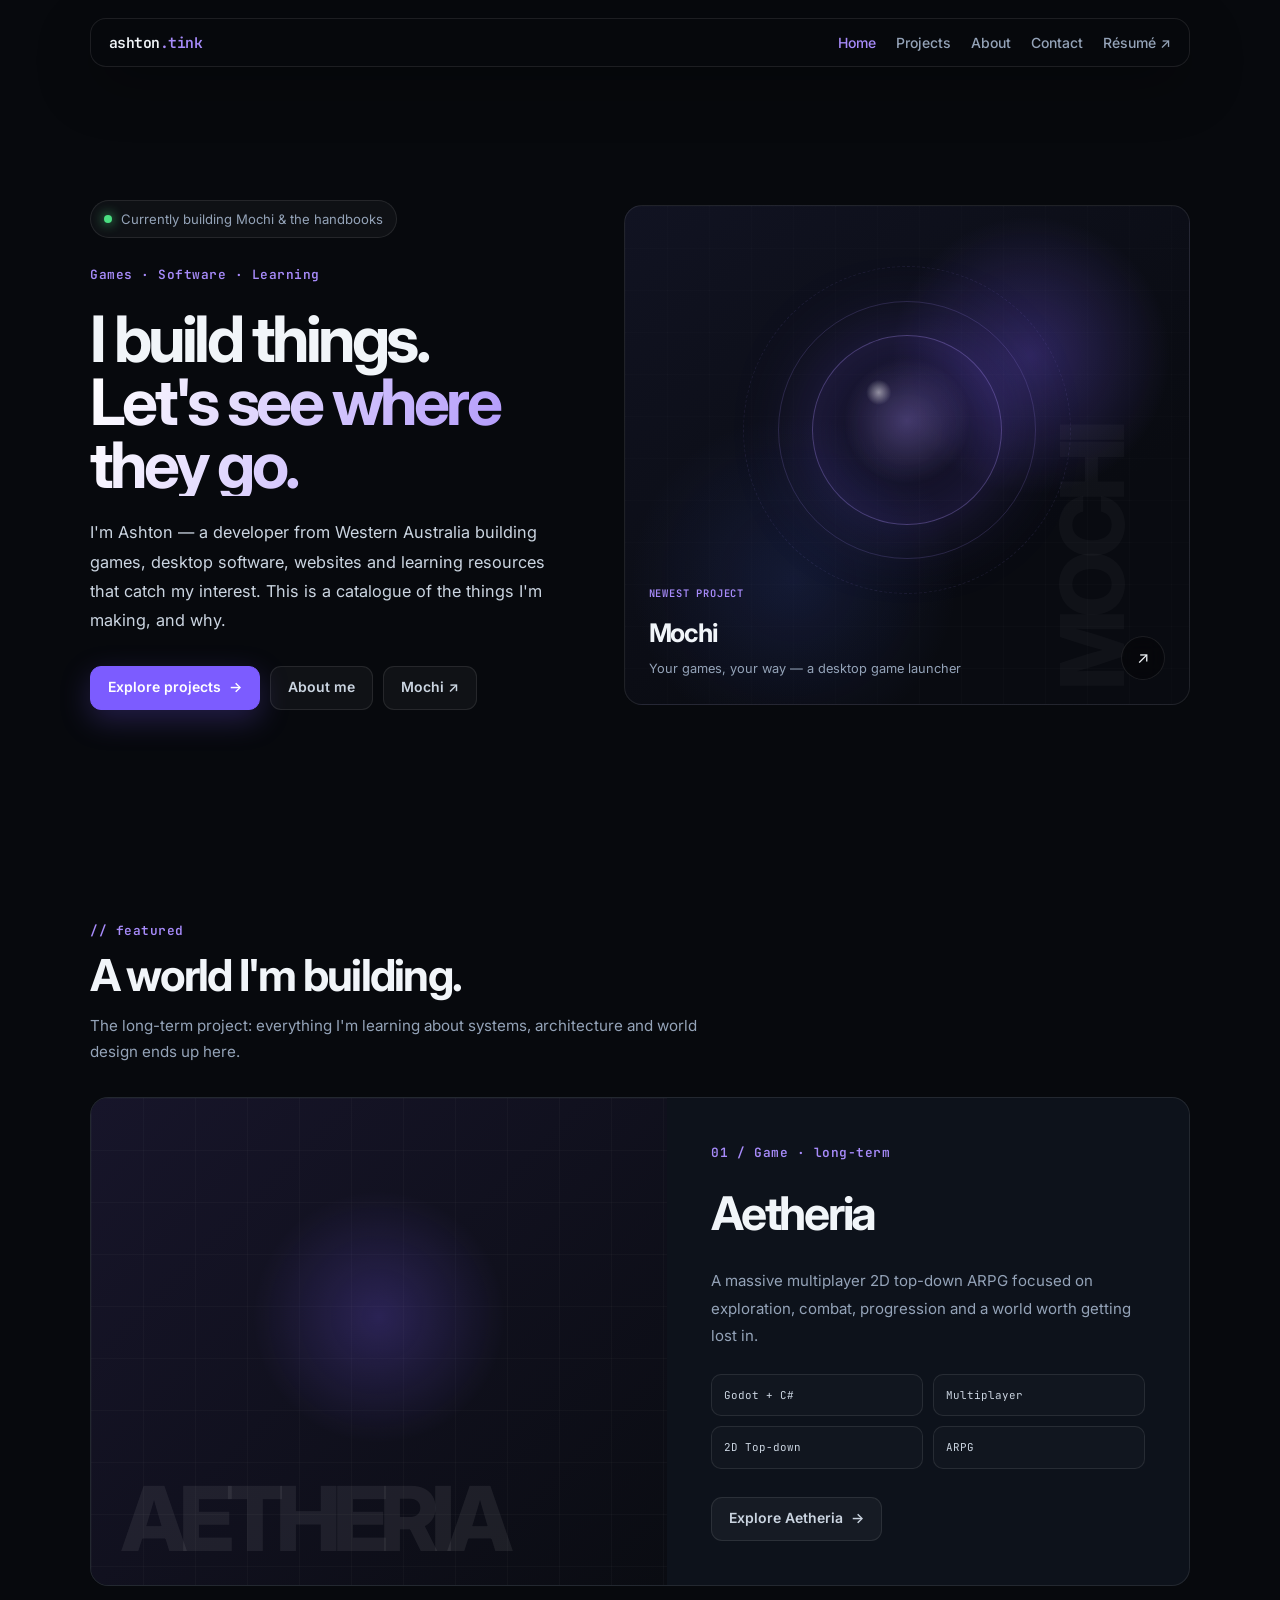
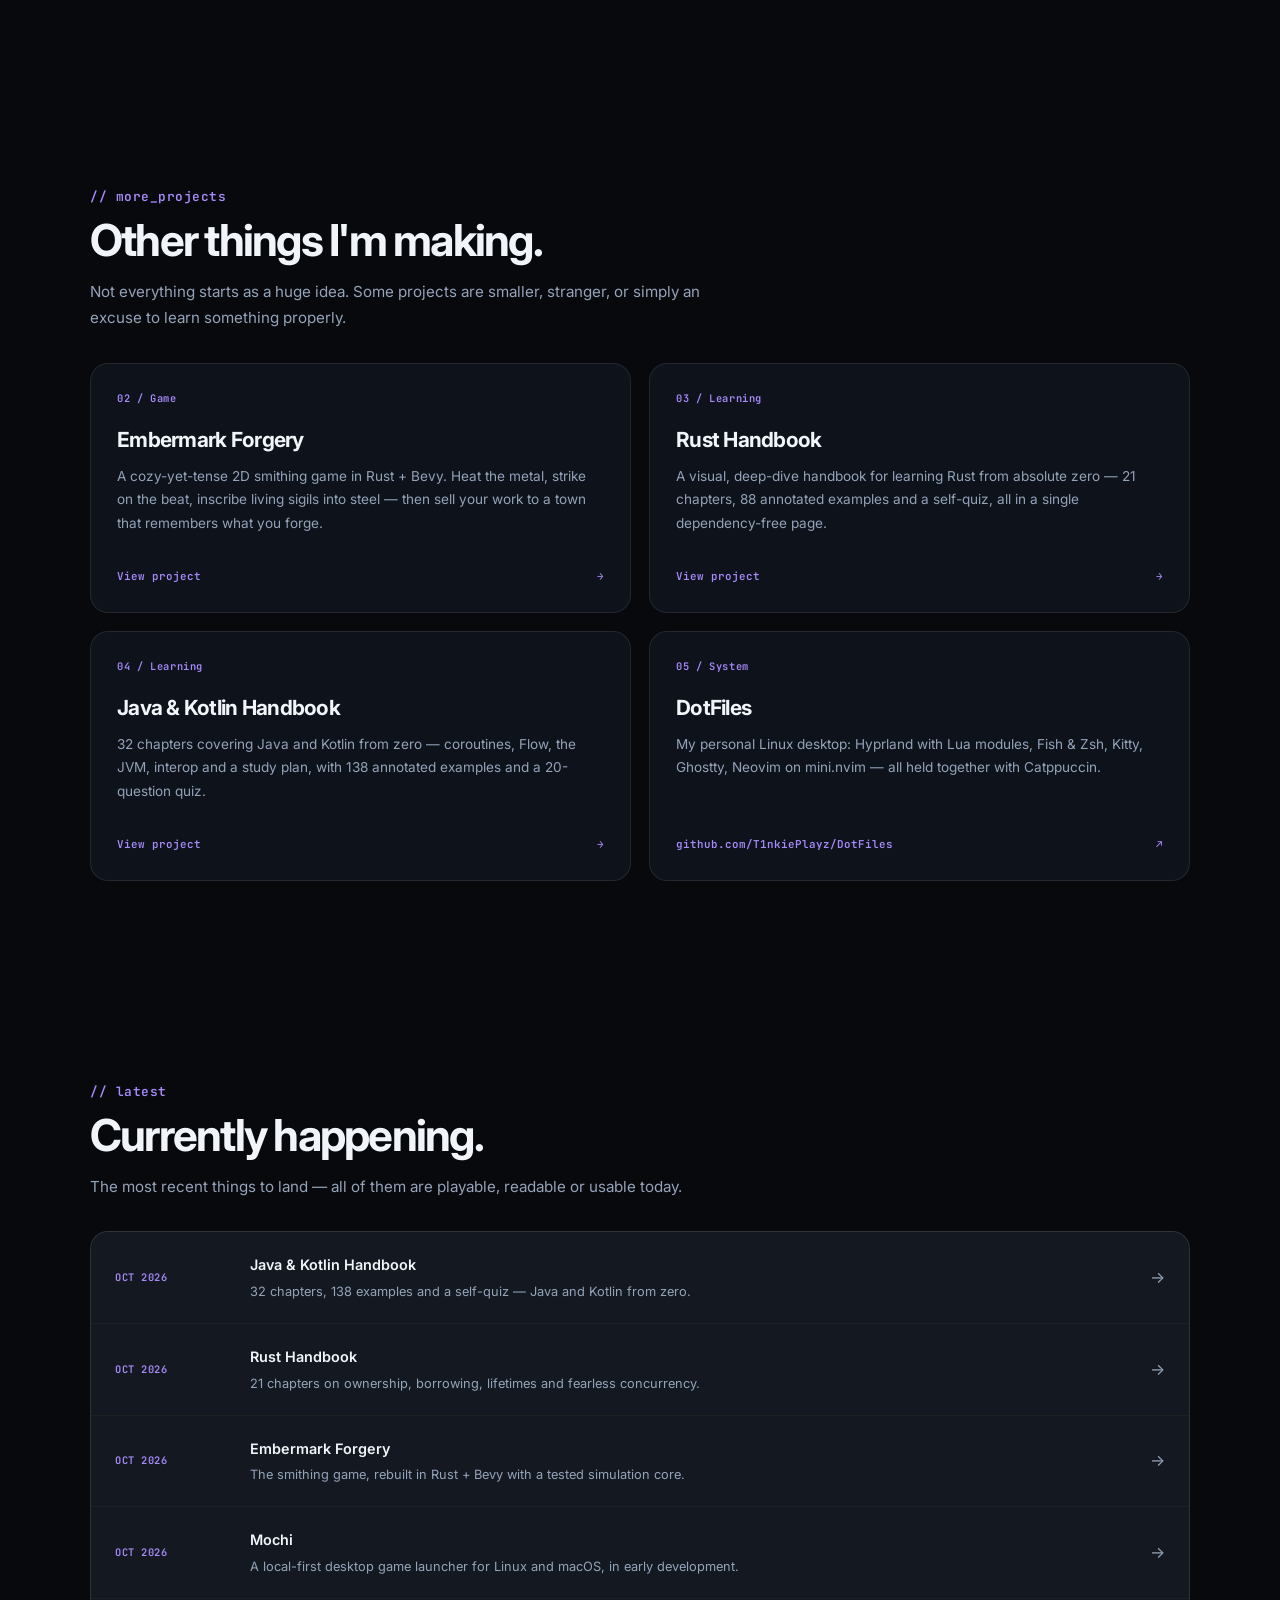
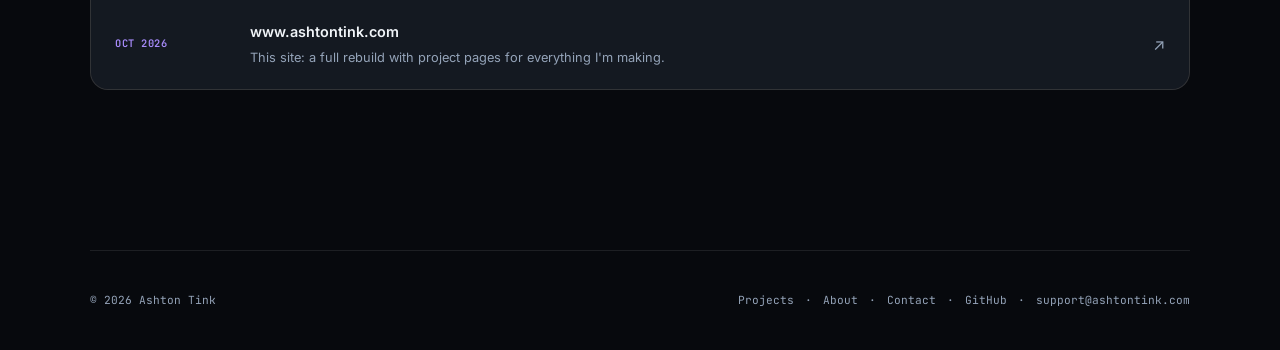
<file: index.html>
<!DOCTYPE html>
<html lang="en">
<head>
    <meta charset="UTF-8">
    <meta name="viewport" content="width=device-width, initial-scale=1">

    <title>Ashton Tink — Games, Software &amp; Projects</title>
    <meta
        name="description"
        content="Games, software and learning projects built by Ashton Tink — Aetheria, Mochi, Embermark Forgery, the Rust and Java handbooks and more."
    >

    <link rel="canonical" href="https://www.ashtontink.com/">

    <meta name="color-scheme" content="dark">
    <meta name="theme-color" content="#07090d">

    <meta property="og:type" content="website">
    <meta property="og:site_name" content="Ashton Tink">
    <meta property="og:title" content="Ashton Tink — Games, Software &amp; Projects">
    <meta
        property="og:description"
        content="Games, software and learning projects built by Ashton Tink — Aetheria, Mochi, Embermark Forgery, the Rust and Java handbooks and more."
    >
    <meta property="og:url" content="https://www.ashtontink.com/">
    <meta name="twitter:card" content="summary">

    <link rel="icon" href="/favicon.svg" type="image/svg+xml">

    <link rel="preconnect" href="https://fonts.googleapis.com">
    <link rel="preconnect" href="https://fonts.gstatic.com" crossorigin>
    <link
        href="https://fonts.googleapis.com/css2?family=Inter:wght@400;500;600;700;800&family=JetBrains+Mono:wght@400;500;600&display=swap"
        rel="stylesheet"
    >

    <link rel="stylesheet" href="/css/style.css">

    <script type="application/ld+json">
        {
            "@context": "https://schema.org",
            "@type": "Person",
            "name": "Ashton Tink",
            "url": "https://www.ashtontink.com/",
            "jobTitle": "Student & Game Developer",
            "email": "mailto:support@ashtontink.com",
            "sameAs": [
                "https://github.com/T1nkiePlayz",
                "https://me.ashtontink.com/"
            ],
            "address": {
                "@type": "PostalAddress",
                "addressRegion": "Western Australia",
                "addressCountry": "AU"
            }
        }
    </script>
</head>

<body>

<a class="skip-link" href="#main">Skip to content</a>

<nav class="navbar">
    <a class="logo" href="/">ashton<span>.tink</span></a>

    <div class="nav-links">
        <a class="nav-home active" href="/">Home</a>
        <a href="/projects/">Projects</a>
        <a href="/about/">About</a>
        <a href="/contact/">Contact</a>
        <a class="nav-resume" href="https://me.ashtontink.com/" target="_blank" rel="noopener">Résumé&nbsp;↗</a>
    </div>
</nav>

<main id="main">

    <!-- HERO -->

    <section class="container hero">

        <div class="hero-copy">

            <div class="status">
                <span class="status-dot"></span>
                Currently building Mochi &amp; the handbooks
            </div>

            <span class="eyebrow">Games · Software · Learning</span>

            <h1>
                I build things.
                <span>Let's see where they go.</span>
            </h1>

            <p class="hero-text">
                I'm Ashton — a developer from Western Australia building
                games, desktop software, websites and learning resources
                that catch my interest. This is a catalogue of the things
                I'm making, and why.
            </p>

            <div class="button-row">
                <a class="button primary" href="/projects/">
                    Explore projects
                    <span class="arrow">→</span>
                </a>

                <a class="button" href="/about/">About me</a>

                <a
                    class="button"
                    href="https://mochi.ashtontink.com/"
                    target="_blank"
                    rel="noopener"
                >
                    Mochi ↗
                </a>
            </div>

        </div>


        <!-- HERO FEATURE -->

        <div class="hero-visual">

            <a class="card hero-project" href="/projects/mochi/">

                <div class="hero-art">
                    <div class="hero-orb"></div>
                </div>

                <div class="hero-project-info">

                    <div>
                        <small>Newest project</small>
                        <h2>Mochi</h2>
                        <p>Your games, your way — a desktop game launcher</p>
                    </div>

                    <div class="hero-project-arrow" aria-hidden="true">↗</div>

                </div>

            </a>

        </div>

    </section>


    <!-- FEATURED -->

    <section class="container section">

        <div class="section-heading">
            <div class="section-label">// featured</div>
            <h2 class="section-title">A world I'm building.</h2>
            <p>
                The long-term project: everything I'm learning about
                systems, architecture and world design ends up here.
            </p>
        </div>


        <a class="card featured" href="/projects/aetheria/">

            <div class="featured-art">
                <div class="featured-art-label">AETHERIA</div>
            </div>

            <div class="featured-copy">

                <div class="eyebrow">01 / Game · long-term</div>

                <h3>Aetheria</h3>

                <p>
                    A massive multiplayer 2D top-down ARPG focused on
                    exploration, combat, progression and a world worth
                    getting lost in.
                </p>

                <ul class="feature-list">
                    <li>Godot + C#</li>
                    <li>Multiplayer</li>
                    <li>2D Top-down</li>
                    <li>ARPG</li>
                </ul>

                <span class="button">
                    Explore Aetheria
                    <span class="arrow">→</span>
                </span>

            </div>

        </a>

    </section>


    <!-- OTHER PROJECTS -->

    <section class="container section">

        <div class="section-heading">
            <div class="section-label">// more_projects</div>
            <h2 class="section-title">Other things I'm making.</h2>
            <p>
                Not everything starts as a huge idea. Some projects are
                smaller, stranger, or simply an excuse to learn something
                properly.
            </p>
        </div>


        <div class="small-projects">

            <a class="card small-project" href="/projects/embermark-forgery/">
                <div>
                    <div class="small-project-number">02 / Game</div>
                    <h3>Embermark Forgery</h3>
                    <p>
                        A cozy-yet-tense 2D smithing game in Rust + Bevy.
                        Heat the metal, strike on the beat, inscribe living
                        sigils into steel — then sell your work to a town
                        that remembers what you forge.
                    </p>
                </div>
                <div class="small-project-link">
                    View project
                    <span class="arrow">→</span>
                </div>
            </a>


            <a class="card small-project" href="/projects/rust-handbook/">
                <div>
                    <div class="small-project-number">03 / Learning</div>
                    <h3>Rust Handbook</h3>
                    <p>
                        A visual, deep-dive handbook for learning Rust from
                        absolute zero — 21 chapters, 88 annotated examples
                        and a self-quiz, all in a single dependency-free page.
                    </p>
                </div>
                <div class="small-project-link">
                    View project
                    <span class="arrow">→</span>
                </div>
            </a>


            <a class="card small-project" href="/projects/java-handbook/">
                <div>
                    <div class="small-project-number">04 / Learning</div>
                    <h3>Java &amp; Kotlin Handbook</h3>
                    <p>
                        32 chapters covering Java and Kotlin from zero —
                        coroutines, Flow, the JVM, interop and a study plan,
                        with 138 annotated examples and a 20-question quiz.
                    </p>
                </div>
                <div class="small-project-link">
                    View project
                    <span class="arrow">→</span>
                </div>
            </a>


            <a
                class="card small-project"
                href="https://github.com/T1nkiePlayz/DotFiles"
                target="_blank"
                rel="noopener"
            >
                <div>
                    <div class="small-project-number">05 / System</div>
                    <h3>DotFiles</h3>
                    <p>
                        My personal Linux desktop: Hyprland with Lua modules,
                        Fish &amp; Zsh, Kitty, Ghostty, Neovim on mini.nvim —
                        all held together with Catppuccin.
                    </p>
                </div>
                <div class="small-project-link">
                    github.com/T1nkiePlayz/DotFiles
                    <span class="arrow">↗</span>
                </div>
            </a>

        </div>

    </section>


    <!-- LATEST -->

    <section class="container section" id="latest">

        <div class="section-heading">
            <div class="section-label">// latest</div>
            <h2 class="section-title">Currently happening.</h2>
            <p>The most recent things to land — all of them are playable, readable or usable today.</p>
        </div>


        <div class="latest-list">

            <a class="latest-item" href="/projects/java-handbook/">
                <div class="latest-date">Oct 2026</div>
                <div>
                    <strong>Java &amp; Kotlin Handbook</strong>
                    <p>32 chapters, 138 examples and a self-quiz — Java and Kotlin from zero.</p>
                </div>
                <div class="latest-arrow" aria-hidden="true">→</div>
            </a>


            <a class="latest-item" href="/projects/rust-handbook/">
                <div class="latest-date">Oct 2026</div>
                <div>
                    <strong>Rust Handbook</strong>
                    <p>21 chapters on ownership, borrowing, lifetimes and fearless concurrency.</p>
                </div>
                <div class="latest-arrow" aria-hidden="true">→</div>
            </a>


            <a class="latest-item" href="/projects/embermark-forgery/">
                <div class="latest-date">Oct 2026</div>
                <div>
                    <strong>Embermark Forgery</strong>
                    <p>The smithing game, rebuilt in Rust + Bevy with a tested simulation core.</p>
                </div>
                <div class="latest-arrow" aria-hidden="true">→</div>
            </a>


            <a class="latest-item" href="/projects/mochi/">
                <div class="latest-date">Oct 2026</div>
                <div>
                    <strong>Mochi</strong>
                    <p>A local-first desktop game launcher for Linux and macOS, in early development.</p>
                </div>
                <div class="latest-arrow" aria-hidden="true">→</div>
            </a>


            <a
                class="latest-item"
                href="https://github.com/T1nkiePlayz/www_website"
                target="_blank"
                rel="noopener"
            >
                <div class="latest-date">Oct 2026</div>
                <div>
                    <strong>www.ashtontink.com</strong>
                    <p>This site: a full rebuild with project pages for everything I'm making.</p>
                </div>
                <div class="latest-arrow" aria-hidden="true">↗</div>
            </a>

        </div>

    </section>

</main>


<footer class="container footer">
    <div>© <span id="year">2026</span> Ashton Tink</div>

    <div class="footer-links">
        <a href="/projects/">Projects</a>
        <span>·</span>
        <a href="/about/">About</a>
        <span>·</span>
        <a href="/contact/">Contact</a>
        <span>·</span>
        <a href="https://github.com/T1nkiePlayz" target="_blank" rel="noopener">GitHub</a>
        <span>·</span>
        <a href="mailto:support@ashtontink.com">support@ashtontink.com</a>
    </div>
</footer>

<script>
    document.getElementById("year").textContent = new Date().getFullYear();
</script>

</body>
</html>
</file>
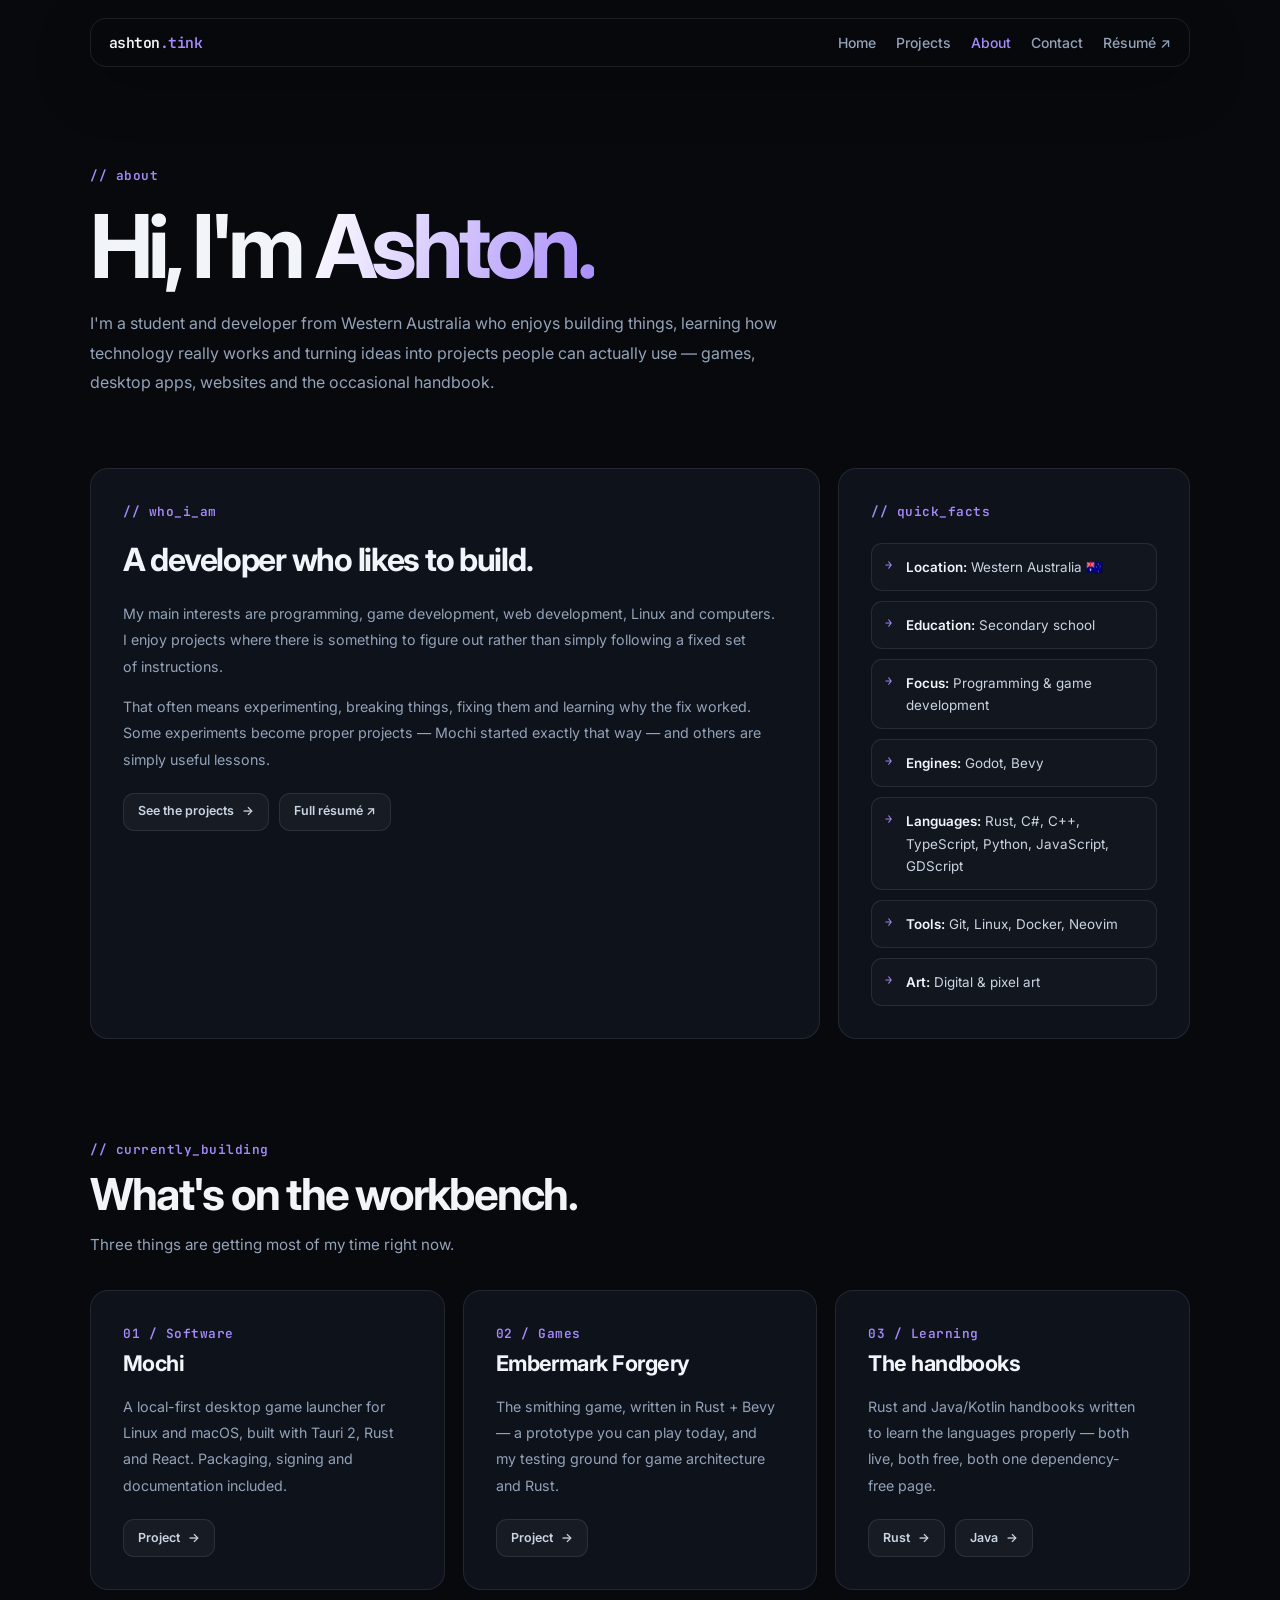
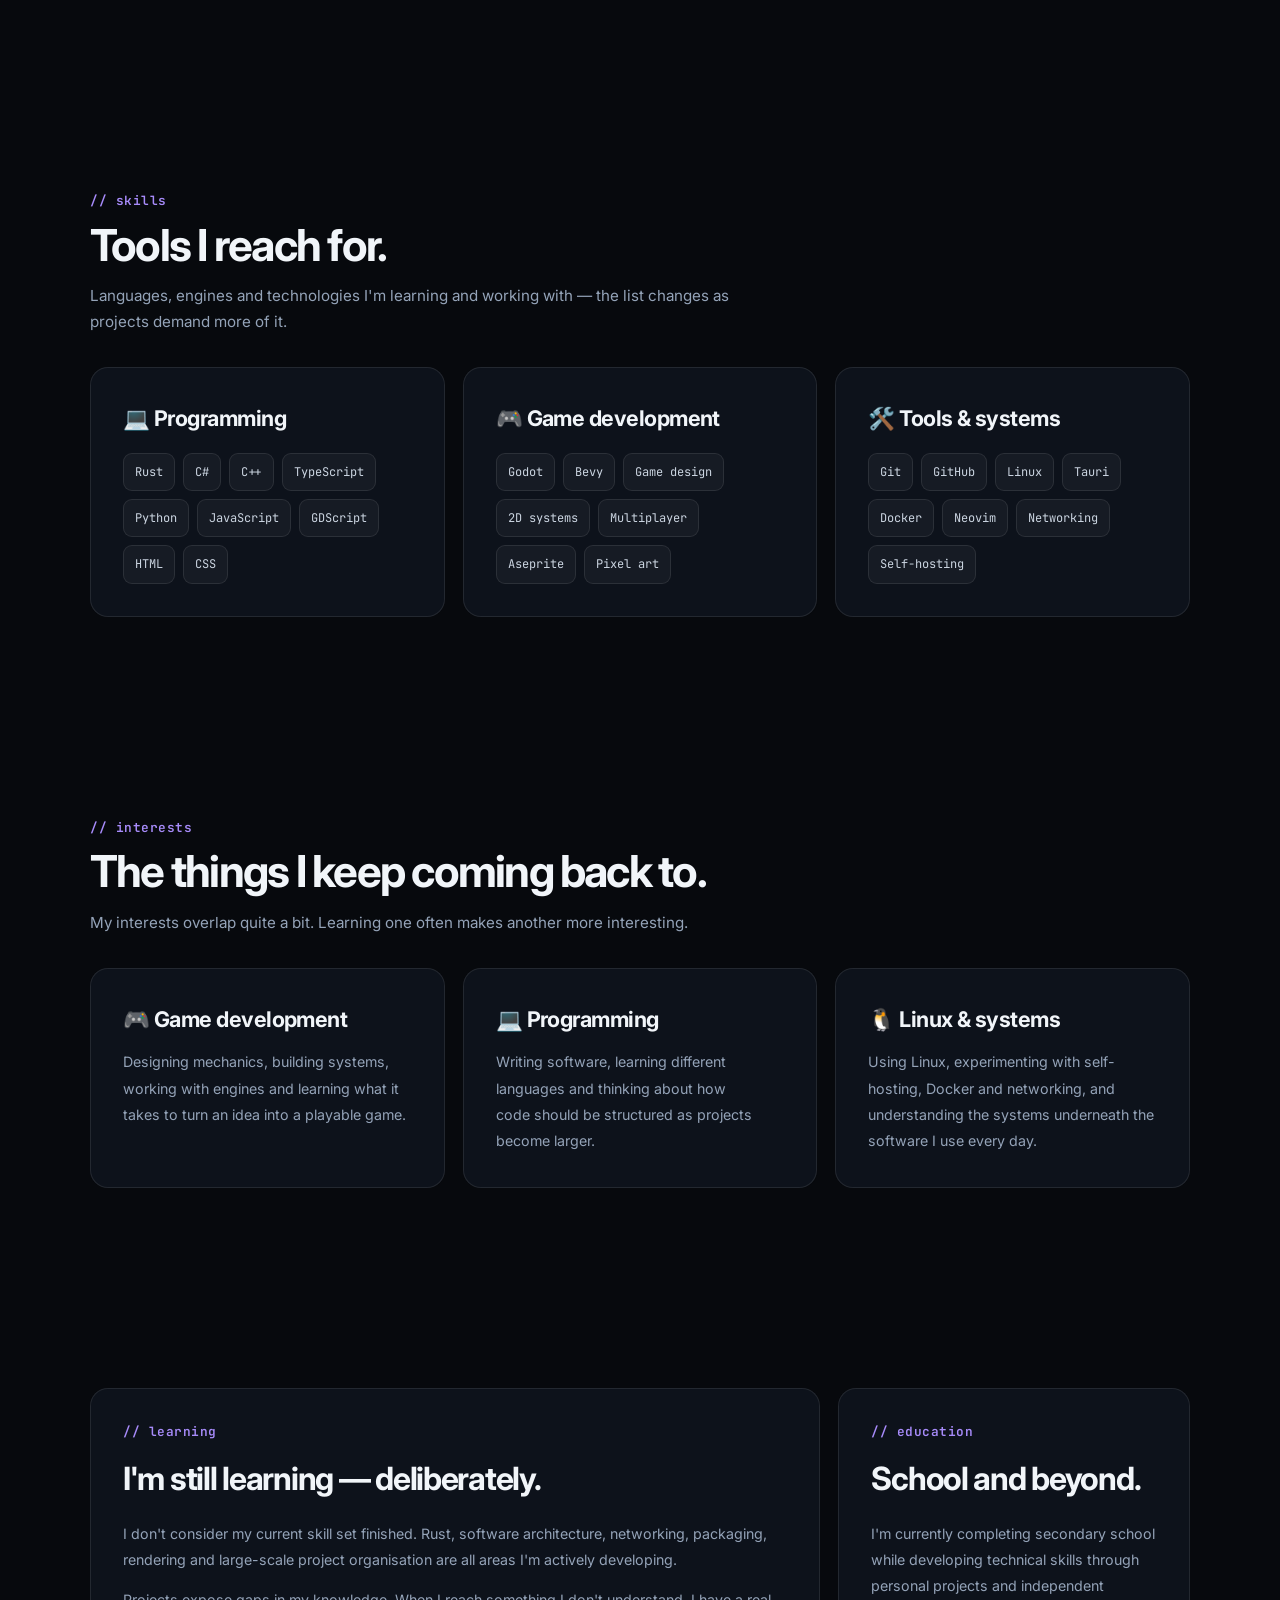
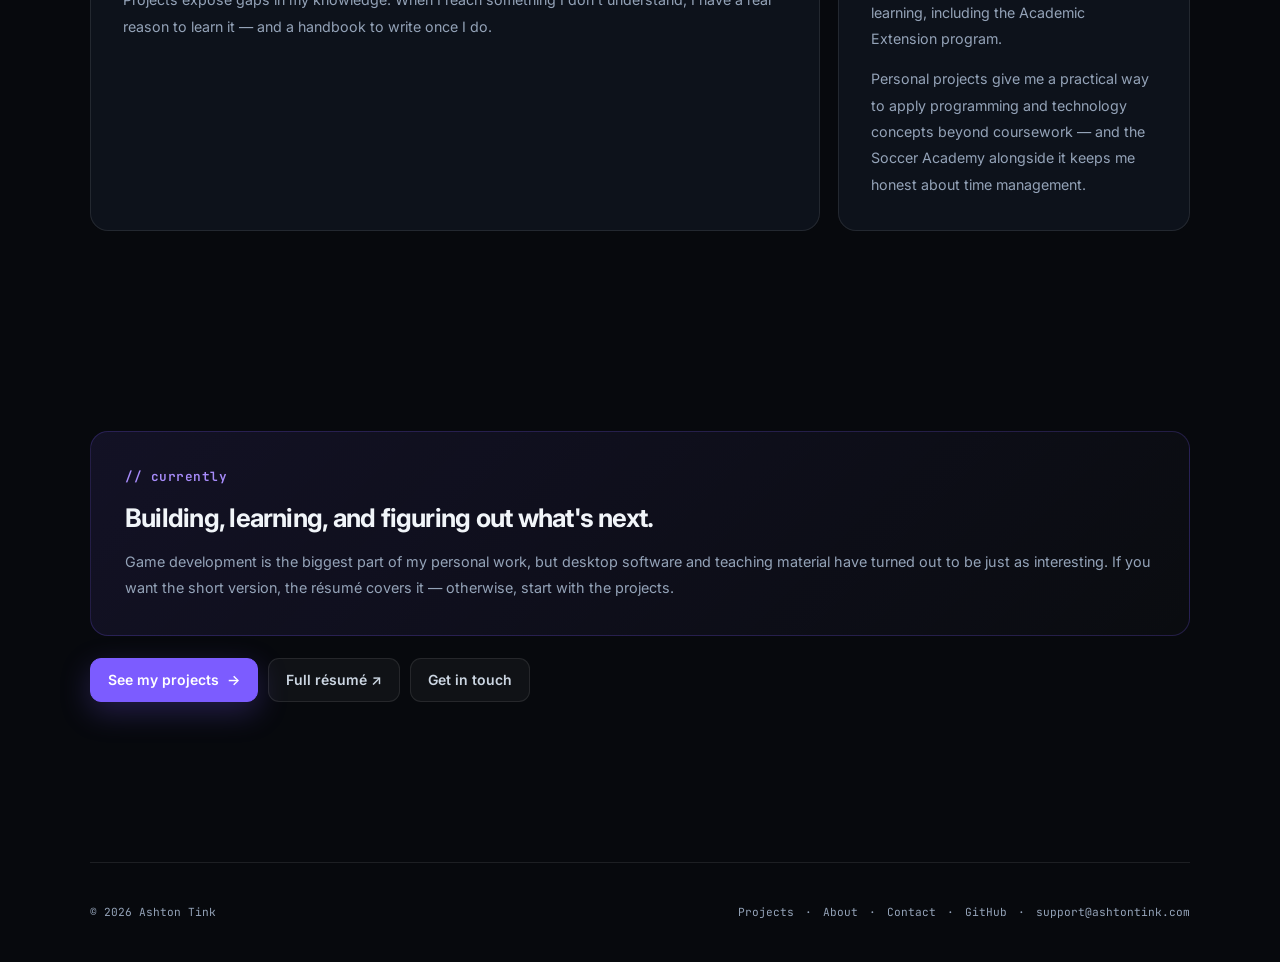
<file: about/index.html>
<!DOCTYPE html>
<html lang="en">
<head>
    <meta charset="UTF-8">
    <meta name="viewport" content="width=device-width, initial-scale=1">

    <title>About — Ashton Tink</title>
    <meta
        name="description"
        content="Ashton Tink is a student and developer from Western Australia building games, desktop software and learning resources — Aetheria, Mochi, Embermark Forgery and more."
    >

    <link rel="canonical" href="https://www.ashtontink.com/about/">

    <meta name="color-scheme" content="dark">
    <meta name="theme-color" content="#07090d">

    <meta property="og:type" content="website">
    <meta property="og:site_name" content="Ashton Tink">
    <meta property="og:title" content="About — Ashton Tink">
    <meta
        property="og:description"
        content="Ashton Tink is a student and developer from Western Australia building games, desktop software and learning resources."
    >
    <meta property="og:url" content="https://www.ashtontink.com/about/">
    <meta name="twitter:card" content="summary">

    <link rel="icon" href="/favicon.svg" type="image/svg+xml">

    <link rel="preconnect" href="https://fonts.googleapis.com">
    <link rel="preconnect" href="https://fonts.gstatic.com" crossorigin>
    <link
        href="https://fonts.googleapis.com/css2?family=Inter:wght@400;500;600;700;800&family=JetBrains+Mono:wght@400;500;600&display=swap"
        rel="stylesheet"
    >

    <link rel="stylesheet" href="/css/style.css">
</head>

<body>

<a class="skip-link" href="#main">Skip to content</a>

<nav class="navbar">
    <a class="logo" href="/">ashton<span>.tink</span></a>

    <div class="nav-links">
        <a class="nav-home" href="/">Home</a>
        <a href="/projects/">Projects</a>
        <a class="active" href="/about/">About</a>
        <a href="/contact/">Contact</a>
        <a class="nav-resume" href="https://me.ashtontink.com/" target="_blank" rel="noopener">Résumé&nbsp;↗</a>
    </div>
</nav>

<main id="main" class="container">

    <section class="page-hero">
        <div class="section-label">// about</div>
        <h1>Hi, I'm <span>Ashton.</span></h1>
        <p>
            I'm a student and developer from Western Australia who enjoys
            building things, learning how technology really works and
            turning ideas into projects people can actually use — games,
            desktop apps, websites and the occasional handbook.
        </p>
    </section>


    <!-- WHO I AM -->

    <section>
        <div class="grid2">

            <div class="card prose">
                <div class="section-label">// who_i_am</div>
                <h2 class="lead">A developer who likes to build.</h2>
                <p>
                    My main interests are programming, game development,
                    web development, Linux and computers. I enjoy projects
                    where there is something to figure out rather than simply
                    following a fixed set of instructions.
                </p>
                <p>
                    That often means experimenting, breaking things, fixing
                    them and learning why the fix worked. Some experiments
                    become proper projects — Mochi started exactly that way —
                    and others are simply useful lessons.
                </p>
                <div class="button-row">
                    <a class="button small" href="/projects/">
                        See the projects <span class="arrow">→</span>
                    </a>
                    <a
                        class="button small"
                        href="https://me.ashtontink.com/"
                        target="_blank"
                        rel="noopener"
                    >
                        Full résumé ↗
                    </a>
                </div>
            </div>

            <div class="card prose">
                <div class="section-label">// quick_facts</div>
                <ul class="list">
                    <li><strong>Location:</strong> Western Australia 🇦🇺</li>
                    <li><strong>Education:</strong> Secondary school</li>
                    <li><strong>Focus:</strong> Programming &amp; game development</li>
                    <li><strong>Engines:</strong> Godot, Bevy</li>
                    <li><strong>Languages:</strong> Rust, C#, C++, TypeScript, Python, JavaScript, GDScript</li>
                    <li><strong>Tools:</strong> Git, Linux, Docker, Neovim</li>
                    <li><strong>Art:</strong> Digital &amp; pixel art</li>
                </ul>
            </div>

        </div>
    </section>


    <!-- CURRENTLY BUILDING -->

    <section class="section">
        <div class="section-heading">
            <div class="section-label">// currently_building</div>
            <h2 class="section-title">What's on the workbench.</h2>
            <p>Three things are getting most of my time right now.</p>
        </div>

        <div class="grid3">

            <div class="card prose">
                <div class="section-label">01 / Software</div>
                <h2>Mochi</h2>
                <p>
                    A local-first desktop game launcher for Linux and macOS,
                    built with Tauri 2, Rust and React. Packaging, signing
                    and documentation included.
                </p>
                <div class="button-row">
                    <a class="button small" href="/projects/mochi/">
                        Project <span class="arrow">→</span>
                    </a>
                </div>
            </div>

            <div class="card prose">
                <div class="section-label">02 / Games</div>
                <h2>Embermark Forgery</h2>
                <p>
                    The smithing game, written in Rust + Bevy — a prototype
                    you can play today, and my testing ground for game
                    architecture and Rust.
                </p>
                <div class="button-row">
                    <a class="button small" href="/projects/embermark-forgery/">
                        Project <span class="arrow">→</span>
                    </a>
                </div>
            </div>

            <div class="card prose">
                <div class="section-label">03 / Learning</div>
                <h2>The handbooks</h2>
                <p>
                    Rust and Java/Kotlin handbooks written to learn the
                    languages properly — both live, both free, both one
                    dependency-free page.
                </p>
                <div class="button-row">
                    <a class="button small" href="/projects/rust-handbook/">
                        Rust <span class="arrow">→</span>
                    </a>
                    <a class="button small" href="/projects/java-handbook/">
                        Java <span class="arrow">→</span>
                    </a>
                </div>
            </div>

        </div>
    </section>


    <!-- SKILLS -->

    <section class="section">
        <div class="section-heading">
            <div class="section-label">// skills</div>
            <h2 class="section-title">Tools I reach for.</h2>
            <p>
                Languages, engines and technologies I'm learning and
                working with — the list changes as projects demand more of
                it.
            </p>
        </div>

        <div class="grid3">

            <div class="card prose">
                <h2>💻 Programming</h2>
                <div class="skill-list">
                    <span class="skill">Rust</span>
                    <span class="skill">C#</span>
                    <span class="skill">C++</span>
                    <span class="skill">TypeScript</span>
                    <span class="skill">Python</span>
                    <span class="skill">JavaScript</span>
                    <span class="skill">GDScript</span>
                    <span class="skill">HTML</span>
                    <span class="skill">CSS</span>
                </div>
            </div>

            <div class="card prose">
                <h2>🎮 Game development</h2>
                <div class="skill-list">
                    <span class="skill">Godot</span>
                    <span class="skill">Bevy</span>
                    <span class="skill">Game design</span>
                    <span class="skill">2D systems</span>
                    <span class="skill">Multiplayer</span>
                    <span class="skill">Aseprite</span>
                    <span class="skill">Pixel art</span>
                </div>
            </div>

            <div class="card prose">
                <h2>🛠️ Tools &amp; systems</h2>
                <div class="skill-list">
                    <span class="skill">Git</span>
                    <span class="skill">GitHub</span>
                    <span class="skill">Linux</span>
                    <span class="skill">Tauri</span>
                    <span class="skill">Docker</span>
                    <span class="skill">Neovim</span>
                    <span class="skill">Networking</span>
                    <span class="skill">Self-hosting</span>
                </div>
            </div>

        </div>
    </section>


    <!-- INTERESTS -->

    <section class="section">
        <div class="section-heading">
            <div class="section-label">// interests</div>
            <h2 class="section-title">The things I keep coming back to.</h2>
            <p>My interests overlap quite a bit. Learning one often makes another more interesting.</p>
        </div>

        <div class="grid3">
            <div class="card prose">
                <h2>🎮 Game development</h2>
                <p>
                    Designing mechanics, building systems, working with
                    engines and learning what it takes to turn an idea into a
                    playable game.
                </p>
            </div>

            <div class="card prose">
                <h2>💻 Programming</h2>
                <p>
                    Writing software, learning different languages and
                    thinking about how code should be structured as projects
                    become larger.
                </p>
            </div>

            <div class="card prose">
                <h2>🐧 Linux &amp; systems</h2>
                <p>
                    Using Linux, experimenting with self-hosting, Docker and
                    networking, and understanding the systems underneath the
                    software I use every day.
                </p>
            </div>
        </div>
    </section>


    <!-- LEARNING & EDUCATION -->

    <section class="section">
        <div class="grid2">

            <div class="card prose">
                <div class="section-label">// learning</div>
                <h2 class="lead">I'm still learning — deliberately.</h2>
                <p>
                    I don't consider my current skill set finished. Rust,
                    software architecture, networking, packaging, rendering
                    and large-scale project organisation are all areas I'm
                    actively developing.
                </p>
                <p>
                    Projects expose gaps in my knowledge. When I reach
                    something I don't understand, I have a real reason to
                    learn it — and a handbook to write once I do.
                </p>
            </div>

            <div class="card prose">
                <div class="section-label">// education</div>
                <h2 class="lead">School and beyond.</h2>
                <p>
                    I'm currently completing secondary school while
                    developing technical skills through personal projects and
                    independent learning, including the Academic Extension
                    program.
                </p>
                <p>
                    Personal projects give me a practical way to apply
                    programming and technology concepts beyond coursework —
                    and the Soccer Academy alongside it keeps me honest about
                    time management.
                </p>
            </div>

        </div>
    </section>


    <!-- CALLOUT -->

    <section class="section">
        <div class="callout">
            <div class="section-label">// currently</div>
            <h2>Building, learning, and figuring out what's next.</h2>
            <p>
                Game development is the biggest part of my personal work, but
                desktop software and teaching material have turned out to be
                just as interesting. If you want the short version, the
                résumé covers it — otherwise, start with the projects.
            </p>
        </div>

        <div class="button-row" style="margin-top: 22px">
            <a class="button primary" href="/projects/">
                See my projects <span class="arrow">→</span>
            </a>
            <a class="button" href="https://me.ashtontink.com/" target="_blank" rel="noopener">
                Full résumé ↗
            </a>
            <a class="button" href="/contact/">Get in touch</a>
        </div>
    </section>

</main>


<footer class="container footer">
    <div>© <span id="year">2026</span> Ashton Tink</div>

    <div class="footer-links">
        <a href="/projects/">Projects</a>
        <span>·</span>
        <a href="/about/">About</a>
        <span>·</span>
        <a href="/contact/">Contact</a>
        <span>·</span>
        <a href="https://github.com/T1nkiePlayz" target="_blank" rel="noopener">GitHub</a>
        <span>·</span>
        <a href="mailto:support@ashtontink.com">support@ashtontink.com</a>
    </div>
</footer>

<script>
    document.getElementById("year").textContent = new Date().getFullYear();
</script>

</body>
</html>
</file>
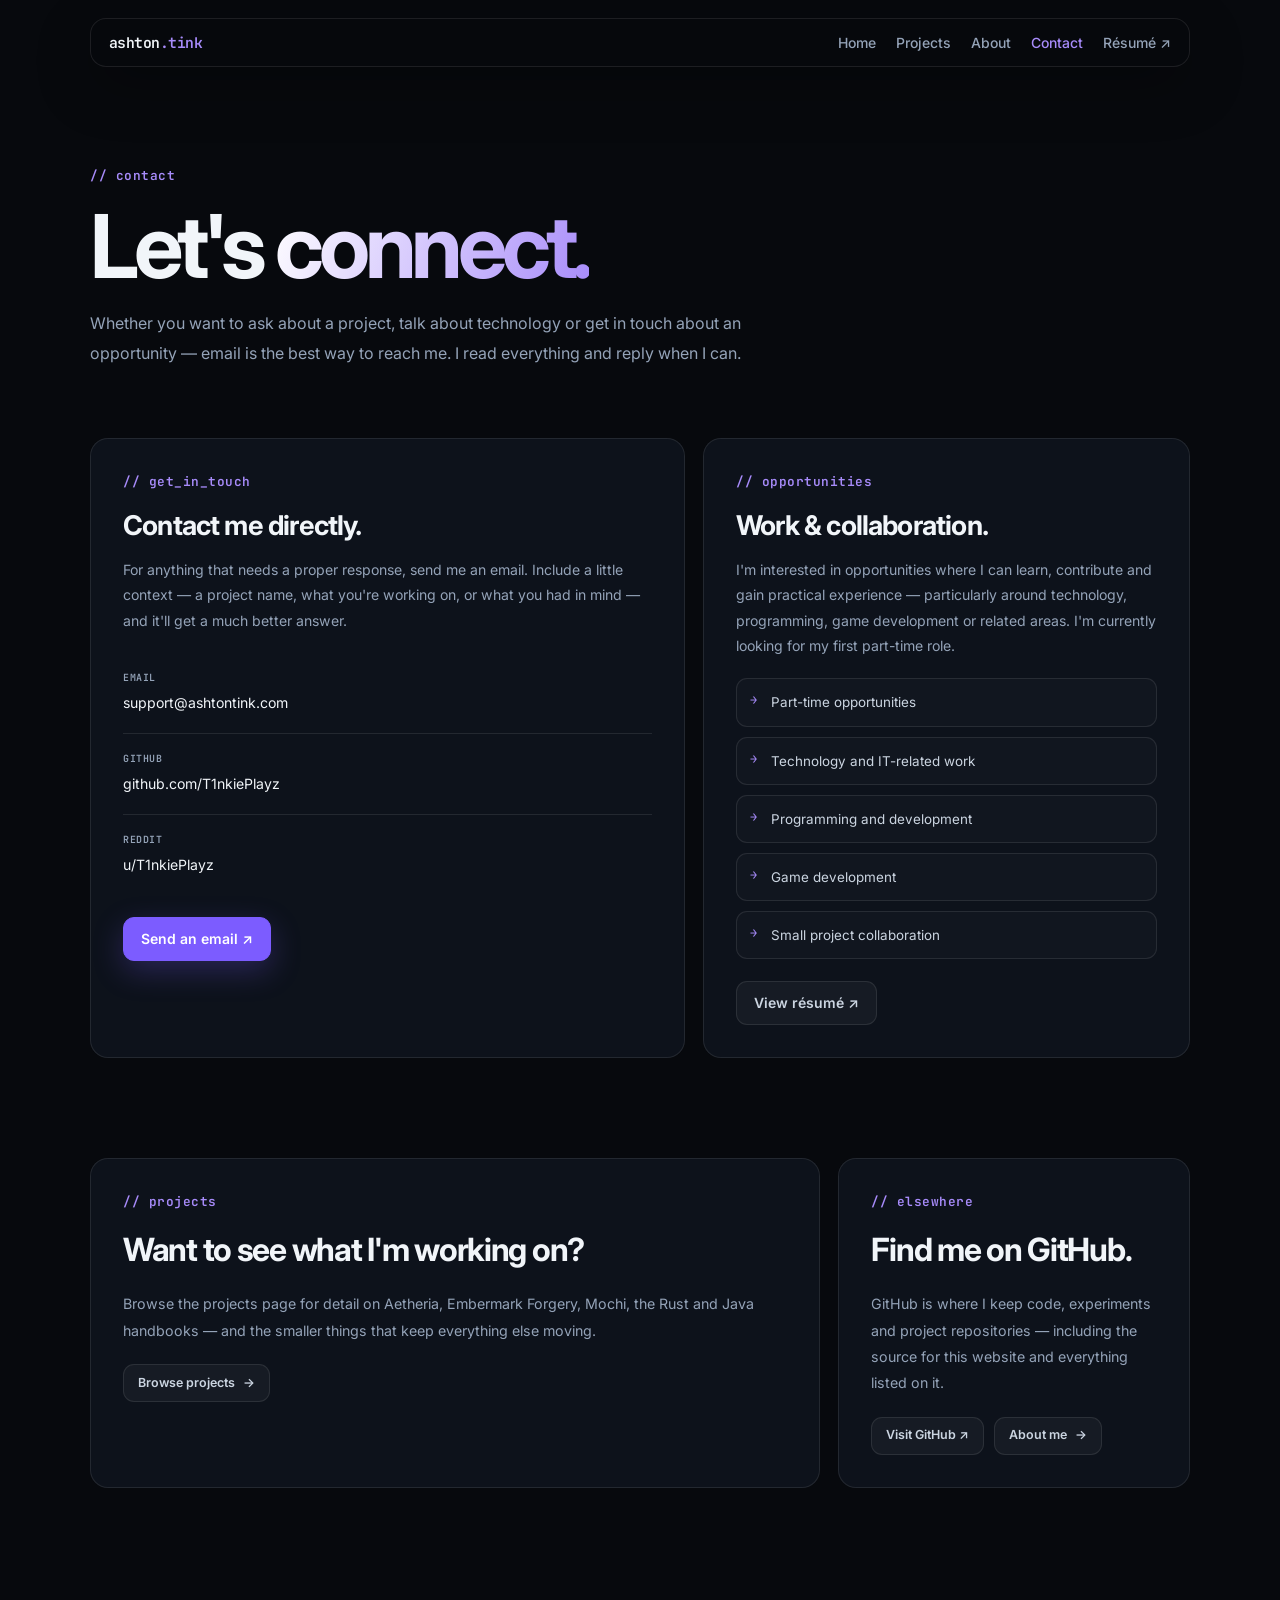
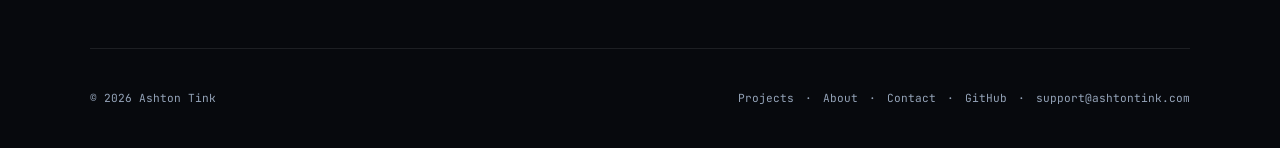
<file: contact/index.html>
<!DOCTYPE html>
<html lang="en">
<head>
    <meta charset="UTF-8">
    <meta name="viewport" content="width=device-width, initial-scale=1">

    <title>Contact — Ashton Tink</title>
    <meta
        name="description"
        content="Contact Ashton Tink by email or GitHub — for project questions, collaboration or part-time opportunities in technology, programming and game development."
    >

    <link rel="canonical" href="https://www.ashtontink.com/contact/">

    <meta name="color-scheme" content="dark">
    <meta name="theme-color" content="#07090d">

    <meta property="og:type" content="website">
    <meta property="og:site_name" content="Ashton Tink">
    <meta property="og:title" content="Contact — Ashton Tink">
    <meta
        property="og:description"
        content="Contact Ashton Tink by email or GitHub — for project questions, collaboration or part-time opportunities."
    >
    <meta property="og:url" content="https://www.ashtontink.com/contact/">
    <meta name="twitter:card" content="summary">

    <link rel="icon" href="/favicon.svg" type="image/svg+xml">

    <link rel="preconnect" href="https://fonts.googleapis.com">
    <link rel="preconnect" href="https://fonts.gstatic.com" crossorigin>
    <link
        href="https://fonts.googleapis.com/css2?family=Inter:wght@400;500;600;700;800&family=JetBrains+Mono:wght@400;500;600&display=swap"
        rel="stylesheet"
    >

    <link rel="stylesheet" href="/css/style.css">
</head>

<body>

<a class="skip-link" href="#main">Skip to content</a>

<nav class="navbar">
    <a class="logo" href="/">ashton<span>.tink</span></a>

    <div class="nav-links">
        <a class="nav-home" href="/">Home</a>
        <a href="/projects/">Projects</a>
        <a href="/about/">About</a>
        <a class="active" href="/contact/">Contact</a>
        <a class="nav-resume" href="https://me.ashtontink.com/" target="_blank" rel="noopener">Résumé&nbsp;↗</a>
    </div>
</nav>

<main id="main" class="container">

    <section class="page-hero">
        <div class="section-label">// contact</div>
        <h1>Let's <span>connect.</span></h1>
        <p>
            Whether you want to ask about a project, talk about technology
            or get in touch about an opportunity — email is the best way to
            reach me. I read everything and reply when I can.
        </p>
    </section>


    <section>
        <div class="contact-grid">

            <div class="card contact-card">
                <div class="section-label">// get_in_touch</div>
                <h2>Contact me directly.</h2>
                <p style="margin: 0; color: var(--muted); font-size: 0.88rem; line-height: 1.8">
                    For anything that needs a proper response, send me an
                    email. Include a little context — a project name, what
                    you're working on, or what you had in mind — and it'll
                    get a much better answer.
                </p>

                <div style="margin-top: 20px">
                    <div class="method">
                        <small>Email</small>
                        <a href="mailto:support@ashtontink.com">support@ashtontink.com</a>
                    </div>
                    <div class="method">
                        <small>GitHub</small>
                        <a href="https://github.com/T1nkiePlayz" target="_blank" rel="noopener">github.com/T1nkiePlayz</a>
                    </div>
                    <div class="method">
                        <small>Reddit</small>
                        <a href="https://www.reddit.com/user/h/T1nkiePlayz" target="_blank" rel="noopener">u/T1nkiePlayz</a>
                    </div>
                </div>

                <div class="button-row" style="margin-top: 22px">
                    <a class="button primary" href="mailto:support@ashtontink.com">Send an email ↗</a>
                </div>
            </div>


            <div class="card contact-card">
                <div class="section-label">// opportunities</div>
                <h2>Work &amp; collaboration.</h2>
                <p style="margin: 0; color: var(--muted); font-size: 0.88rem; line-height: 1.8">
                    I'm interested in opportunities where I can learn,
                    contribute and gain practical experience — particularly
                    around technology, programming, game development or
                    related areas. I'm currently looking for my first
                    part-time role.
                </p>

                <ul class="list" style="margin-top: 20px">
                    <li>Part-time opportunities</li>
                    <li>Technology and IT-related work</li>
                    <li>Programming and development</li>
                    <li>Game development</li>
                    <li>Small project collaboration</li>
                </ul>

                <div class="button-row" style="margin-top: 22px">
                    <a class="button" href="https://me.ashtontink.com/" target="_blank" rel="noopener">
                        View résumé ↗
                    </a>
                </div>
            </div>

        </div>
    </section>


    <section class="section">
        <div class="grid2">

            <div class="card prose">
                <div class="section-label">// projects</div>
                <h2 class="lead">Want to see what I'm working on?</h2>
                <p>
                    Browse the projects page for detail on Aetheria,
                    Embermark Forgery, Mochi, the Rust and Java handbooks —
                    and the smaller things that keep everything else moving.
                </p>
                <div class="button-row">
                    <a class="button small" href="/projects/">
                        Browse projects <span class="arrow">→</span>
                    </a>
                </div>
            </div>

            <div class="card prose">
                <div class="section-label">// elsewhere</div>
                <h2 class="lead">Find me on GitHub.</h2>
                <p>
                    GitHub is where I keep code, experiments and project
                    repositories — including the source for this website and
                    everything listed on it.
                </p>
                <div class="button-row">
                    <a class="button small" href="https://github.com/T1nkiePlayz" target="_blank" rel="noopener">
                        Visit GitHub ↗
                    </a>
                    <a class="button small" href="/about/">
                        About me <span class="arrow">→</span>
                    </a>
                </div>
            </div>

        </div>
    </section>

</main>


<footer class="container footer">
    <div>© <span id="year">2026</span> Ashton Tink</div>

    <div class="footer-links">
        <a href="/projects/">Projects</a>
        <span>·</span>
        <a href="/about/">About</a>
        <span>·</span>
        <a href="/contact/">Contact</a>
        <span>·</span>
        <a href="https://github.com/T1nkiePlayz" target="_blank" rel="noopener">GitHub</a>
        <span>·</span>
        <a href="mailto:support@ashtontink.com">support@ashtontink.com</a>
    </div>
</footer>

<script>
    document.getElementById("year").textContent = new Date().getFullYear();
</script>

</body>
</html>
</file>
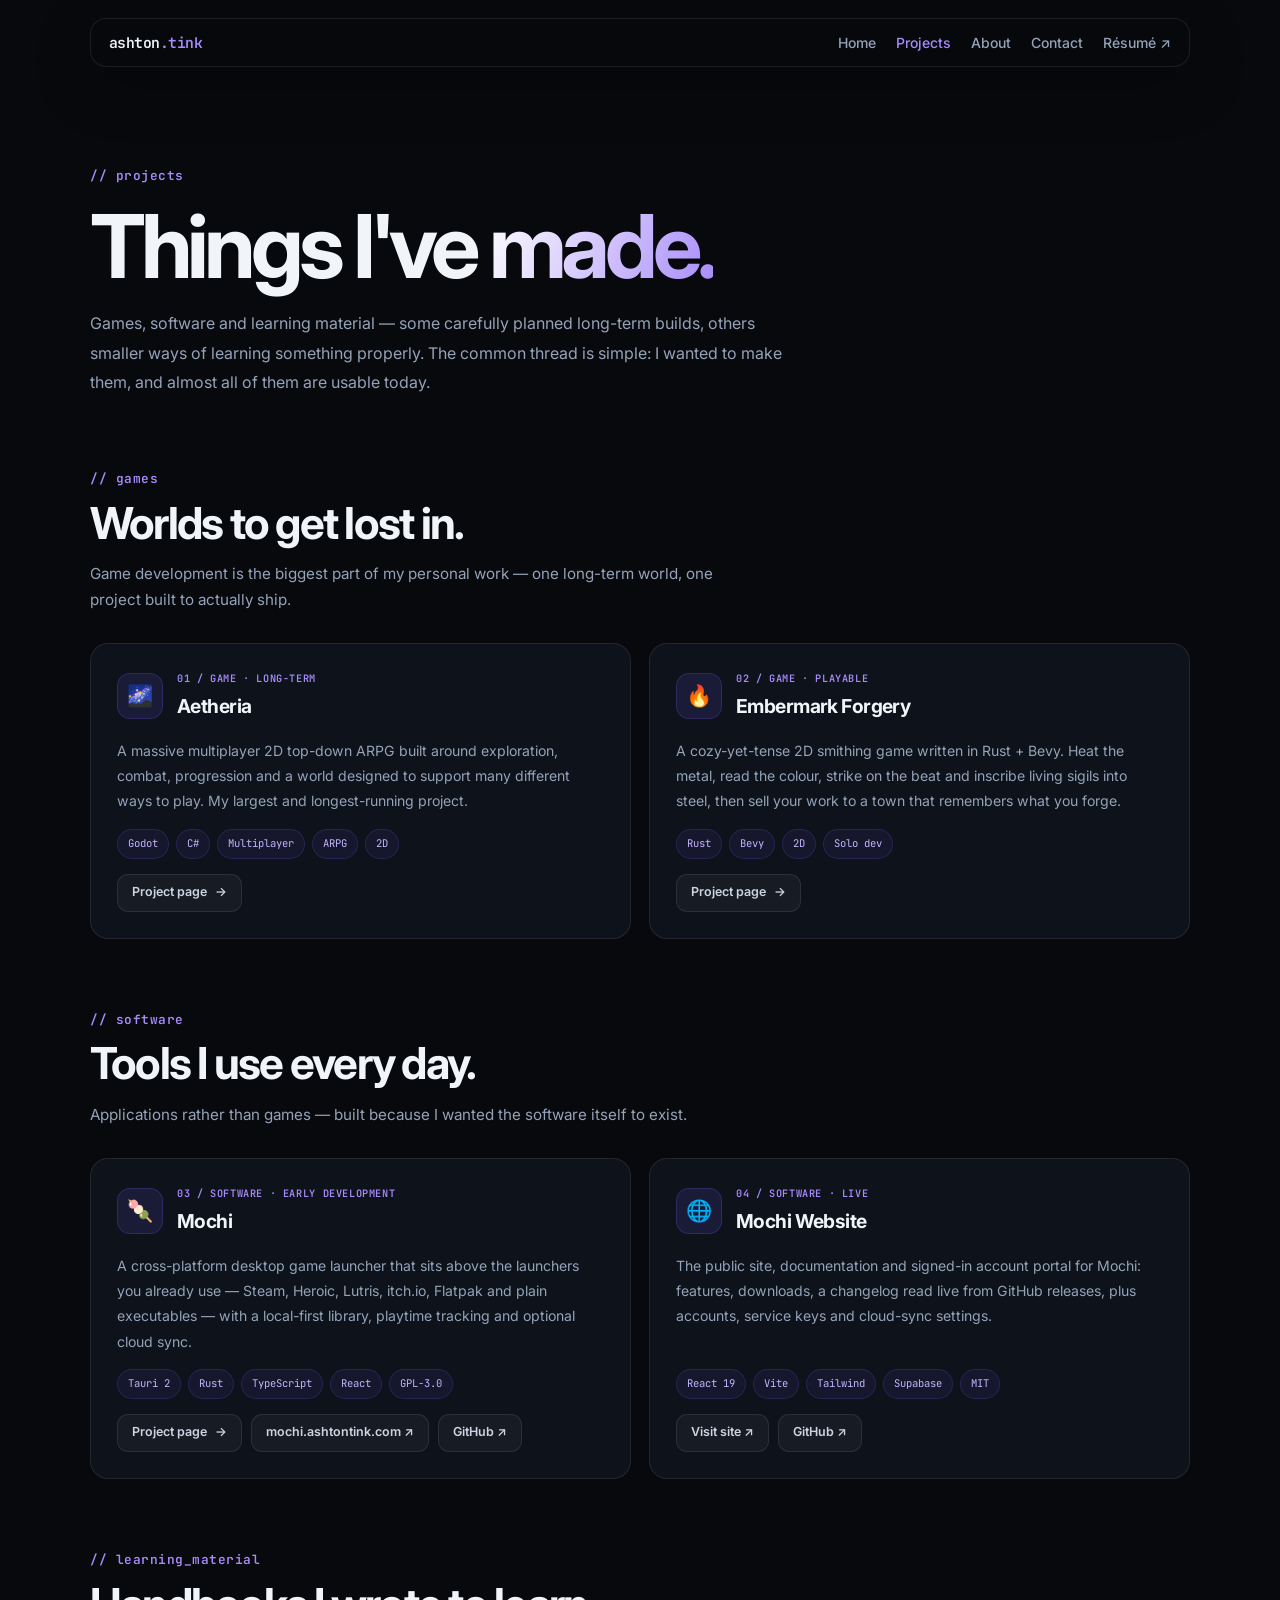
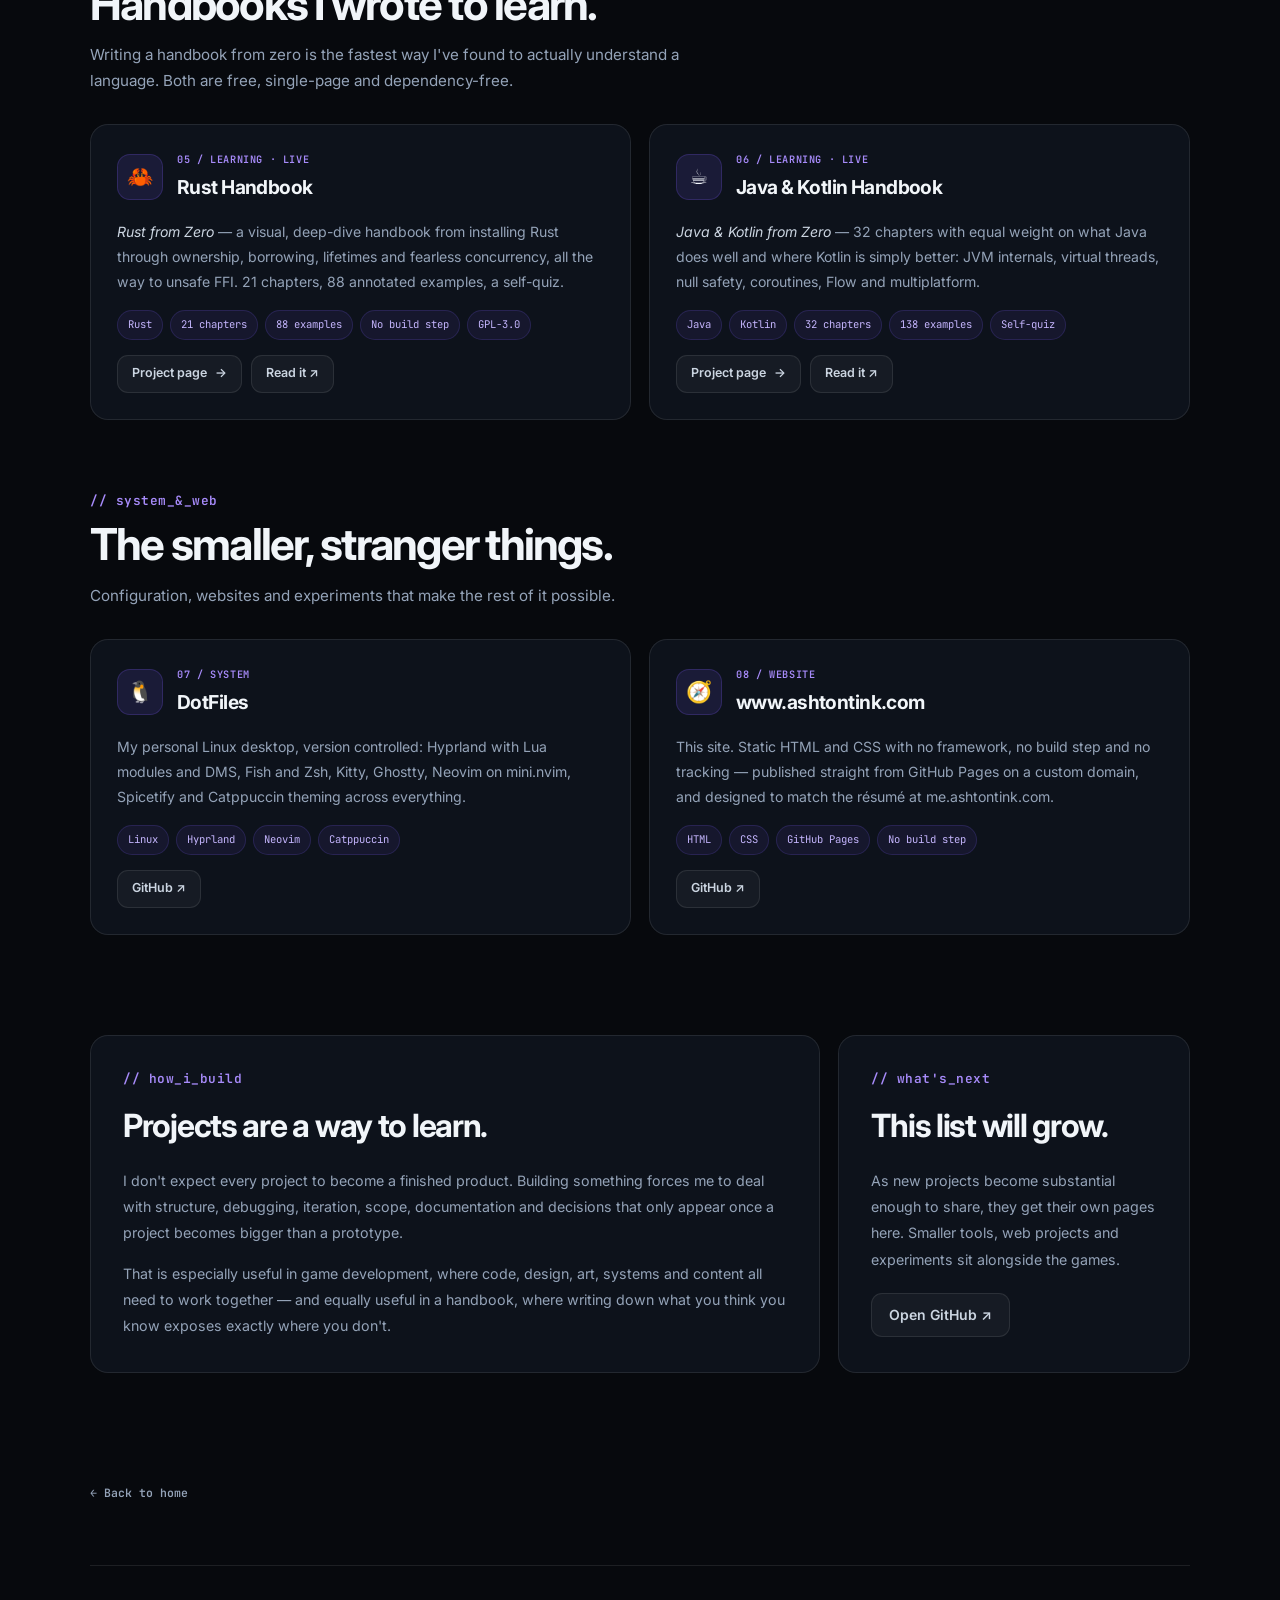
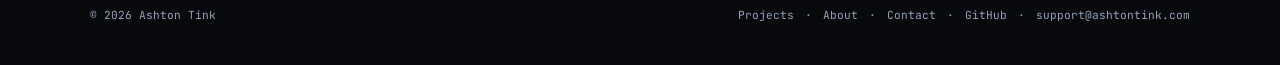
<file: projects/index.html>
<!DOCTYPE html>
<html lang="en">
<head>
    <meta charset="UTF-8">
    <meta name="viewport" content="width=device-width, initial-scale=1">

    <title>Projects — Ashton Tink</title>
    <meta
        name="description"
        content="Everything Ashton Tink is building: the Aetheria and Embermark Forgery games, the Mochi launcher, the Rust and Java handbooks and more."
    >

    <link rel="canonical" href="https://www.ashtontink.com/projects/">

    <meta name="color-scheme" content="dark">
    <meta name="theme-color" content="#07090d">

    <meta property="og:type" content="website">
    <meta property="og:site_name" content="Ashton Tink">
    <meta property="og:title" content="Projects — Ashton Tink">
    <meta
        property="og:description"
        content="Everything Ashton Tink is building: the Aetheria and Embermark Forgery games, the Mochi launcher, the Rust and Java handbooks and more."
    >
    <meta property="og:url" content="https://www.ashtontink.com/projects/">
    <meta name="twitter:card" content="summary">

    <link rel="icon" href="/favicon.svg" type="image/svg+xml">

    <link rel="preconnect" href="https://fonts.googleapis.com">
    <link rel="preconnect" href="https://fonts.gstatic.com" crossorigin>
    <link
        href="https://fonts.googleapis.com/css2?family=Inter:wght@400;500;600;700;800&family=JetBrains+Mono:wght@400;500;600&display=swap"
        rel="stylesheet"
    >

    <link rel="stylesheet" href="/css/style.css">
</head>

<body>

<a class="skip-link" href="#main">Skip to content</a>

<nav class="navbar">
    <a class="logo" href="/">ashton<span>.tink</span></a>

    <div class="nav-links">
        <a class="nav-home" href="/">Home</a>
        <a class="active" href="/projects/">Projects</a>
        <a href="/about/">About</a>
        <a href="/contact/">Contact</a>
        <a class="nav-resume" href="https://me.ashtontink.com/" target="_blank" rel="noopener">Résumé&nbsp;↗</a>
    </div>
</nav>

<main id="main" class="container">

    <section class="page-hero">
        <div class="section-label">// projects</div>
        <h1>Things I've <span>made.</span></h1>
        <p>
            Games, software and learning material — some carefully planned
            long-term builds, others smaller ways of learning something
            properly. The common thread is simple: I wanted to make them,
            and almost all of them are usable today.
        </p>
    </section>


    <!-- GAMES -->

    <section>
        <div class="section-heading category">
            <div class="section-label">// games</div>
            <h2 class="section-title">Worlds to get lost in.</h2>
            <p>
                Game development is the biggest part of my personal work —
                one long-term world, one project built to actually ship.
            </p>
        </div>

        <div class="project-grid">

            <article class="card project-card">
                <div class="project-head">
                    <div class="project-icon" aria-hidden="true">🌌</div>
                    <div>
                        <div class="project-number">01 / Game · long-term</div>
                        <h3>Aetheria</h3>
                    </div>
                </div>

                <p>
                    A massive multiplayer 2D top-down ARPG built around
                    exploration, combat, progression and a world designed to
                    support many different ways to play. My largest and
                    longest-running project.
                </p>

                <div class="tags">
                    <span class="tag">Godot</span>
                    <span class="tag">C#</span>
                    <span class="tag">Multiplayer</span>
                    <span class="tag">ARPG</span>
                    <span class="tag">2D</span>
                </div>

                <div class="project-actions">
                    <a class="button small" href="/projects/aetheria/">
                        Project page <span class="arrow">→</span>
                    </a>
                </div>
            </article>


            <article class="card project-card">
                <div class="project-head">
                    <div class="project-icon" aria-hidden="true">🔥</div>
                    <div>
                        <div class="project-number">02 / Game · playable</div>
                        <h3>Embermark Forgery</h3>
                    </div>
                </div>

                <p>
                    A cozy-yet-tense 2D smithing game written in Rust +
                    Bevy. Heat the metal, read the colour, strike on the beat
                    and inscribe living sigils into steel, then sell your work
                    to a town that remembers what you forge.
                </p>

                <div class="tags">
                    <span class="tag">Rust</span>
                    <span class="tag">Bevy</span>
                    <span class="tag">2D</span>
                    <span class="tag">Solo dev</span>
                </div>

                <div class="project-actions">
                    <a class="button small" href="/projects/embermark-forgery/">
                        Project page <span class="arrow">→</span>
                    </a>
                </div>
            </article>

        </div>
    </section>


    <!-- SOFTWARE -->

    <section>
        <div class="section-heading category">
            <div class="section-label">// software</div>
            <h2 class="section-title">Tools I use every day.</h2>
            <p>
                Applications rather than games — built because I wanted the
                software itself to exist.
            </p>
        </div>

        <div class="project-grid">

            <article class="card project-card">
                <div class="project-head">
                    <div class="project-icon" aria-hidden="true">🍡</div>
                    <div>
                        <div class="project-number">03 / Software · early development</div>
                        <h3>Mochi</h3>
                    </div>
                </div>

                <p>
                    A cross-platform desktop game launcher that sits above
                    the launchers you already use — Steam, Heroic, Lutris,
                    itch.io, Flatpak and plain executables — with a local-first
                    library, playtime tracking and optional cloud sync.
                </p>

                <div class="tags">
                    <span class="tag">Tauri 2</span>
                    <span class="tag">Rust</span>
                    <span class="tag">TypeScript</span>
                    <span class="tag">React</span>
                    <span class="tag">GPL-3.0</span>
                </div>

                <div class="project-actions">
                    <a class="button small" href="/projects/mochi/">
                        Project page <span class="arrow">→</span>
                    </a>
                    <a
                        class="button small"
                        href="https://mochi.ashtontink.com/"
                        target="_blank"
                        rel="noopener"
                    >
                        mochi.ashtontink.com ↗
                    </a>
                    <a
                        class="button small"
                        href="https://github.com/T1nkiePlayz/Mochi"
                        target="_blank"
                        rel="noopener"
                    >
                        GitHub ↗
                    </a>
                </div>
            </article>


            <article class="card project-card">
                <div class="project-head">
                    <div class="project-icon" aria-hidden="true">🌐</div>
                    <div>
                        <div class="project-number">04 / Software · live</div>
                        <h3>Mochi Website</h3>
                    </div>
                </div>

                <p>
                    The public site, documentation and signed-in account
                    portal for Mochi: features, downloads, a changelog read
                    live from GitHub releases, plus accounts, service keys
                    and cloud-sync settings.
                </p>

                <div class="tags">
                    <span class="tag">React 19</span>
                    <span class="tag">Vite</span>
                    <span class="tag">Tailwind</span>
                    <span class="tag">Supabase</span>
                    <span class="tag">MIT</span>
                </div>

                <div class="project-actions">
                    <a
                        class="button small"
                        href="https://mochi.ashtontink.com/"
                        target="_blank"
                        rel="noopener"
                    >
                        Visit site ↗
                    </a>
                    <a
                        class="button small"
                        href="https://github.com/T1nkiePlayz/Mochi-Website"
                        target="_blank"
                        rel="noopener"
                    >
                        GitHub ↗
                    </a>
                </div>
            </article>

        </div>
    </section>


    <!-- LEARNING MATERIAL -->

    <section>
        <div class="section-heading category">
            <div class="section-label">// learning_material</div>
            <h2 class="section-title">Handbooks I wrote to learn.</h2>
            <p>
                Writing a handbook from zero is the fastest way I've found
                to actually understand a language. Both are free, single-page
                and dependency-free.
            </p>
        </div>

        <div class="project-grid">

            <article class="card project-card">
                <div class="project-head">
                    <div class="project-icon" aria-hidden="true">🦀</div>
                    <div>
                        <div class="project-number">05 / Learning · live</div>
                        <h3>Rust Handbook</h3>
                    </div>
                </div>

                <p>
                    <em>Rust from Zero</em> — a visual, deep-dive handbook
                    from installing Rust through ownership, borrowing,
                    lifetimes and fearless concurrency, all the way to unsafe
                    FFI. 21 chapters, 88 annotated examples, a self-quiz.
                </p>

                <div class="tags">
                    <span class="tag">Rust</span>
                    <span class="tag">21 chapters</span>
                    <span class="tag">88 examples</span>
                    <span class="tag">No build step</span>
                    <span class="tag">GPL-3.0</span>
                </div>

                <div class="project-actions">
                    <a class="button small" href="/projects/rust-handbook/">
                        Project page <span class="arrow">→</span>
                    </a>
                    <a
                        class="button small"
                        href="https://rust.handbook.ashtontink.com/"
                        target="_blank"
                        rel="noopener"
                    >
                        Read it ↗
                    </a>
                </div>
            </article>


            <article class="card project-card">
                <div class="project-head">
                    <div class="project-icon" aria-hidden="true">☕</div>
                    <div>
                        <div class="project-number">06 / Learning · live</div>
                        <h3>Java &amp; Kotlin Handbook</h3>
                    </div>
                </div>

                <p>
                    <em>Java &amp; Kotlin from Zero</em> — 32 chapters with
                    equal weight on what Java does well and where Kotlin is
                    simply better: JVM internals, virtual threads, null
                    safety, coroutines, Flow and multiplatform.
                </p>

                <div class="tags">
                    <span class="tag">Java</span>
                    <span class="tag">Kotlin</span>
                    <span class="tag">32 chapters</span>
                    <span class="tag">138 examples</span>
                    <span class="tag">Self-quiz</span>
                </div>

                <div class="project-actions">
                    <a class="button small" href="/projects/java-handbook/">
                        Project page <span class="arrow">→</span>
                    </a>
                    <a
                        class="button small"
                        href="https://java.handbook.ashtontink.com/"
                        target="_blank"
                        rel="noopener"
                    >
                        Read it ↗
                    </a>
                </div>
            </article>

        </div>
    </section>


    <!-- SYSTEM & WEB -->

    <section>
        <div class="section-heading category">
            <div class="section-label">// system_&_web</div>
            <h2 class="section-title">The smaller, stranger things.</h2>
            <p>
                Configuration, websites and experiments that make the rest
                of it possible.
            </p>
        </div>

        <div class="project-grid">

            <article class="card project-card">
                <div class="project-head">
                    <div class="project-icon" aria-hidden="true">🐧</div>
                    <div>
                        <div class="project-number">07 / System</div>
                        <h3>DotFiles</h3>
                    </div>
                </div>

                <p>
                    My personal Linux desktop, version controlled: Hyprland
                    with Lua modules and DMS, Fish and Zsh, Kitty, Ghostty,
                    Neovim on mini.nvim, Spicetify and Catppuccin theming
                    across everything.
                </p>

                <div class="tags">
                    <span class="tag">Linux</span>
                    <span class="tag">Hyprland</span>
                    <span class="tag">Neovim</span>
                    <span class="tag">Catppuccin</span>
                </div>

                <div class="project-actions">
                    <a
                        class="button small"
                        href="https://github.com/T1nkiePlayz/DotFiles"
                        target="_blank"
                        rel="noopener"
                    >
                        GitHub ↗
                    </a>
                </div>
            </article>


            <article class="card project-card">
                <div class="project-head">
                    <div class="project-icon" aria-hidden="true">🧭</div>
                    <div>
                        <div class="project-number">08 / Website</div>
                        <h3>www.ashtontink.com</h3>
                    </div>
                </div>

                <p>
                    This site. Static HTML and CSS with no framework, no
                    build step and no tracking — published straight from
                    GitHub Pages on a custom domain, and designed to match
                    the résumé at me.ashtontink.com.
                </p>

                <div class="tags">
                    <span class="tag">HTML</span>
                    <span class="tag">CSS</span>
                    <span class="tag">GitHub Pages</span>
                    <span class="tag">No build step</span>
                </div>

                <div class="project-actions">
                    <a
                        class="button small"
                        href="https://github.com/T1nkiePlayz/www_website"
                        target="_blank"
                        rel="noopener"
                    >
                        GitHub ↗
                    </a>
                </div>
            </article>

        </div>
    </section>


    <!-- HOW I BUILD -->

    <section class="section">
        <div class="grid2">

            <div class="card prose">
                <div class="section-label">// how_i_build</div>
                <h2 class="lead">Projects are a way to learn.</h2>
                <p>
                    I don't expect every project to become a finished
                    product. Building something forces me to deal with
                    structure, debugging, iteration, scope, documentation
                    and decisions that only appear once a project becomes
                    bigger than a prototype.
                </p>
                <p>
                    That is especially useful in game development, where
                    code, design, art, systems and content all need to work
                    together — and equally useful in a handbook, where
                    writing down what you think you know exposes exactly
                    where you don't.
                </p>
            </div>

            <div class="card prose">
                <div class="section-label">// what's_next</div>
                <h2 class="lead">This list will grow.</h2>
                <p>
                    As new projects become substantial enough to share,
                    they get their own pages here. Smaller tools, web
                    projects and experiments sit alongside the games.
                </p>
                <div class="button-row">
                    <a
                        class="button"
                        href="https://github.com/T1nkiePlayz"
                        target="_blank"
                        rel="noopener"
                    >
                        Open GitHub ↗
                    </a>
                </div>
            </div>

        </div>
    </section>

    <a class="back-link" href="/">← Back to home</a>

</main>


<footer class="container footer">
    <div>© <span id="year">2026</span> Ashton Tink</div>

    <div class="footer-links">
        <a href="/projects/">Projects</a>
        <span>·</span>
        <a href="/about/">About</a>
        <span>·</span>
        <a href="/contact/">Contact</a>
        <span>·</span>
        <a href="https://github.com/T1nkiePlayz" target="_blank" rel="noopener">GitHub</a>
        <span>·</span>
        <a href="mailto:support@ashtontink.com">support@ashtontink.com</a>
    </div>
</footer>

<script>
    document.getElementById("year").textContent = new Date().getFullYear();
</script>

</body>
</html>
</file>
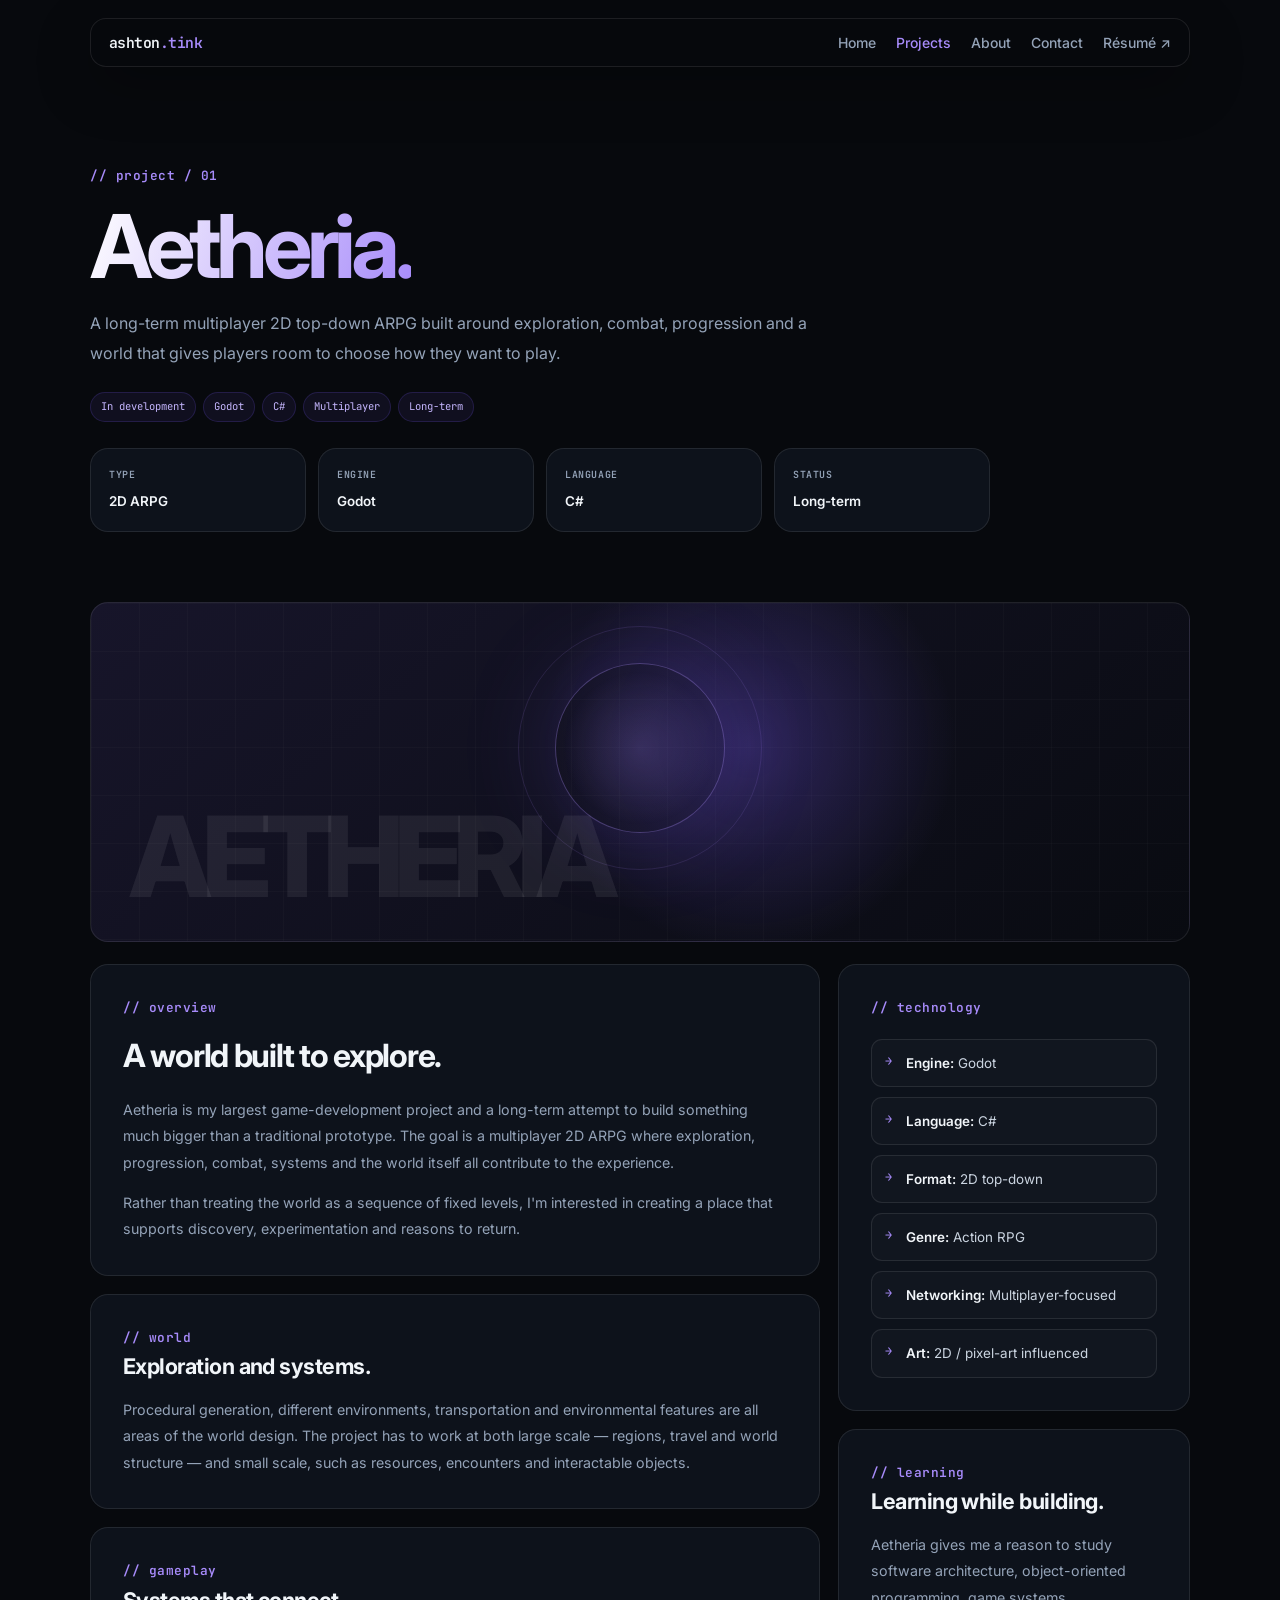
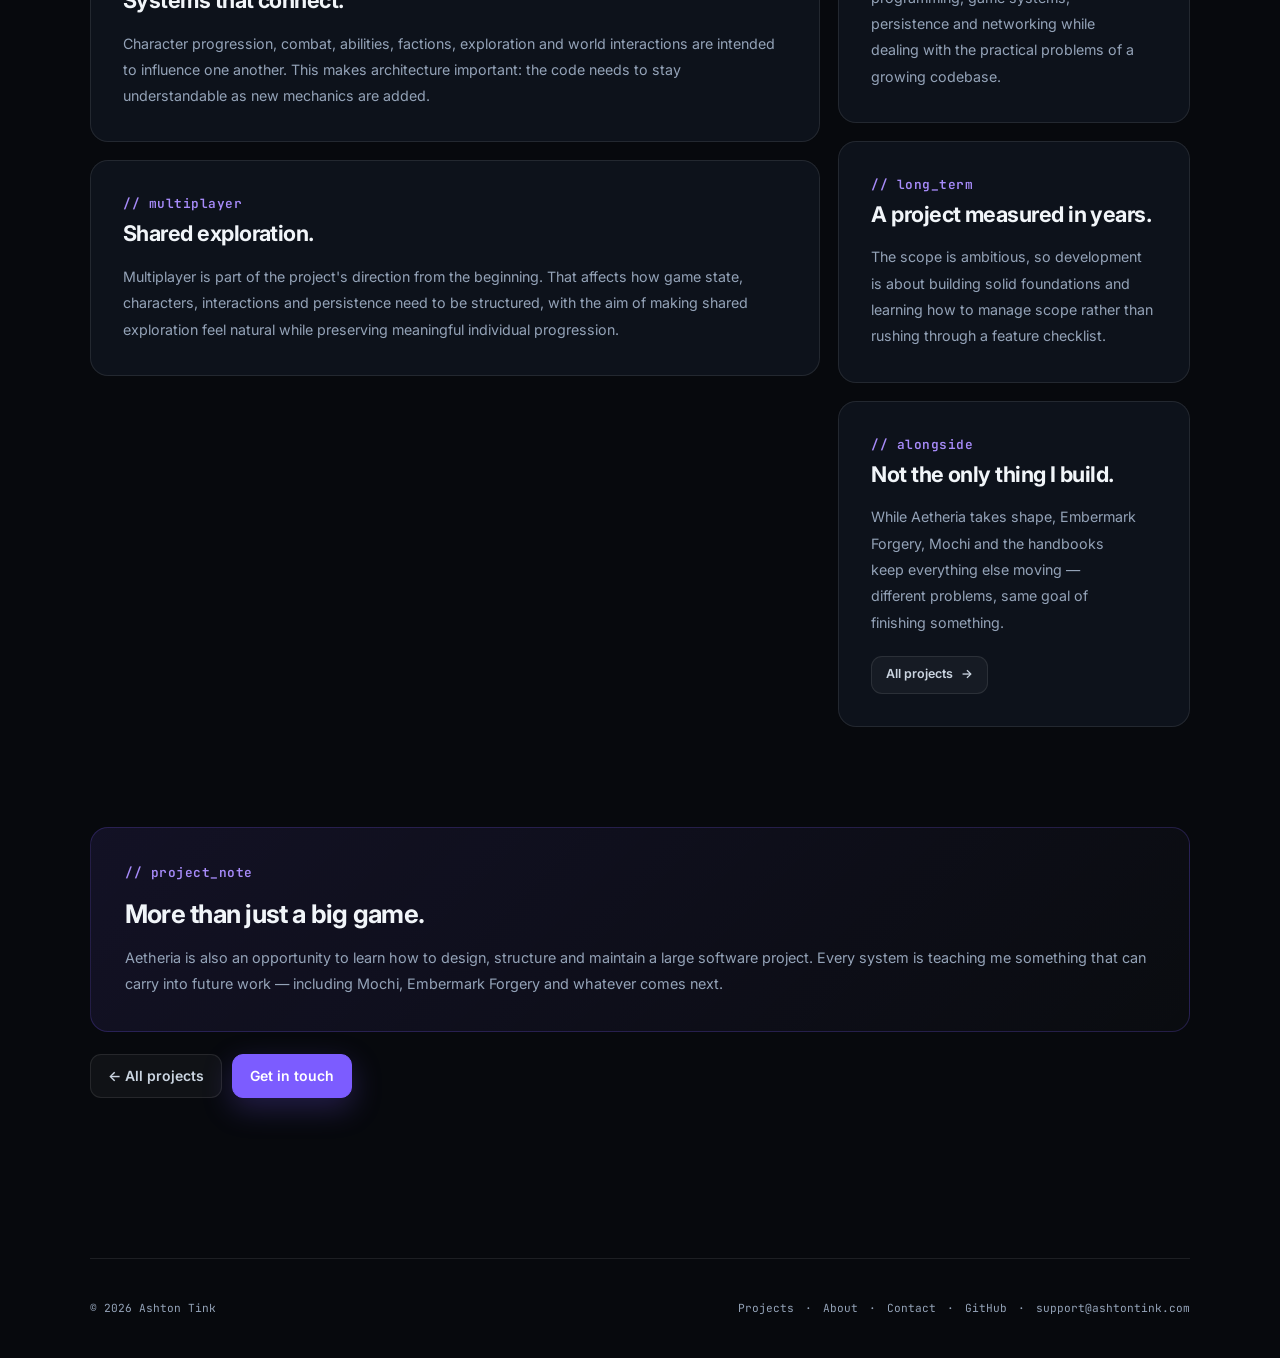
<file: projects/aetheria/index.html>
<!DOCTYPE html>
<html lang="en">
<head>
    <meta charset="UTF-8">
    <meta name="viewport" content="width=device-width, initial-scale=1">

    <title>Aetheria — Ashton Tink</title>
    <meta
        name="description"
        content="Aetheria is Ashton Tink's long-term multiplayer 2D top-down ARPG: exploration, combat, progression and a world built to be explored."
    >

    <link rel="canonical" href="https://www.ashtontink.com/projects/aetheria/">

    <meta name="color-scheme" content="dark">
    <meta name="theme-color" content="#07090d">

    <meta property="og:type" content="website">
    <meta property="og:site_name" content="Ashton Tink">
    <meta property="og:title" content="Aetheria — Ashton Tink">
    <meta
        property="og:description"
        content="Aetheria is Ashton Tink's long-term multiplayer 2D top-down ARPG: exploration, combat, progression and a world built to be explored."
    >
    <meta property="og:url" content="https://www.ashtontink.com/projects/aetheria/">
    <meta name="twitter:card" content="summary">

    <link rel="icon" href="/favicon.svg" type="image/svg+xml">

    <link rel="preconnect" href="https://fonts.googleapis.com">
    <link rel="preconnect" href="https://fonts.gstatic.com" crossorigin>
    <link
        href="https://fonts.googleapis.com/css2?family=Inter:wght@400;500;600;700;800&family=JetBrains+Mono:wght@400;500;600&display=swap"
        rel="stylesheet"
    >

    <link rel="stylesheet" href="/css/style.css">
</head>

<body>

<a class="skip-link" href="#main">Skip to content</a>

<nav class="navbar">
    <a class="logo" href="/">ashton<span>.tink</span></a>

    <div class="nav-links">
        <a class="nav-home" href="/">Home</a>
        <a class="active" href="/projects/">Projects</a>
        <a href="/about/">About</a>
        <a href="/contact/">Contact</a>
        <a class="nav-resume" href="https://me.ashtontink.com/" target="_blank" rel="noopener">Résumé&nbsp;↗</a>
    </div>
</nav>

<main id="main" class="container">

    <section class="page-hero">
        <div class="section-label">// project / 01</div>
        <h1><span>Aetheria.</span></h1>
        <p>
            A long-term multiplayer 2D top-down ARPG built around
            exploration, combat, progression and a world that gives players
            room to choose how they want to play.
        </p>

        <div class="tags">
            <span class="tag">In development</span>
            <span class="tag">Godot</span>
            <span class="tag">C#</span>
            <span class="tag">Multiplayer</span>
            <span class="tag">Long-term</span>
        </div>

        <div class="meta">
            <div class="card"><span>Type</span><strong>2D ARPG</strong></div>
            <div class="card"><span>Engine</span><strong>Godot</strong></div>
            <div class="card"><span>Language</span><strong>C#</strong></div>
            <div class="card"><span>Status</span><strong>Long-term</strong></div>
        </div>
    </section>


    <section>
        <div class="banner aetheria">
            <div class="orb"></div>
            <div class="banner-word">AETHERIA</div>
        </div>

        <div class="grid2">

            <div class="stack">

                <div class="card prose">
                    <div class="section-label">// overview</div>
                    <h2 class="lead">A world built to explore.</h2>
                    <p>
                        Aetheria is my largest game-development project and a
                        long-term attempt to build something much bigger than
                        a traditional prototype. The goal is a multiplayer
                        2D ARPG where exploration, progression, combat,
                        systems and the world itself all contribute to the
                        experience.
                    </p>
                    <p>
                        Rather than treating the world as a sequence of fixed
                        levels, I'm interested in creating a place that
                        supports discovery, experimentation and reasons to
                        return.
                    </p>
                </div>

                <div class="card prose">
                    <div class="section-label">// world</div>
                    <h2>Exploration and systems.</h2>
                    <p>
                        Procedural generation, different environments,
                        transportation and environmental features are all
                        areas of the world design. The project has to work at
                        both large scale — regions, travel and world
                        structure — and small scale, such as resources,
                        encounters and interactable objects.
                    </p>
                </div>

                <div class="card prose">
                    <div class="section-label">// gameplay</div>
                    <h2>Systems that connect.</h2>
                    <p>
                        Character progression, combat, abilities, factions,
                        exploration and world interactions are intended to
                        influence one another. This makes architecture
                        important: the code needs to stay understandable as
                        new mechanics are added.
                    </p>
                </div>

                <div class="card prose">
                    <div class="section-label">// multiplayer</div>
                    <h2>Shared exploration.</h2>
                    <p>
                        Multiplayer is part of the project's direction from
                        the beginning. That affects how game state,
                        characters, interactions and persistence need to be
                        structured, with the aim of making shared exploration
                        feel natural while preserving meaningful individual
                        progression.
                    </p>
                </div>

            </div>


            <div class="stack">

                <div class="card prose">
                    <div class="section-label">// technology</div>
                    <ul class="list">
                        <li><strong>Engine:</strong> Godot</li>
                        <li><strong>Language:</strong> C#</li>
                        <li><strong>Format:</strong> 2D top-down</li>
                        <li><strong>Genre:</strong> Action RPG</li>
                        <li><strong>Networking:</strong> Multiplayer-focused</li>
                        <li><strong>Art:</strong> 2D / pixel-art influenced</li>
                    </ul>
                </div>

                <div class="card prose">
                    <div class="section-label">// learning</div>
                    <h2>Learning while building.</h2>
                    <p>
                        Aetheria gives me a reason to study software
                        architecture, object-oriented programming, game
                        systems, persistence and networking while dealing
                        with the practical problems of a growing codebase.
                    </p>
                </div>

                <div class="card prose">
                    <div class="section-label">// long_term</div>
                    <h2>A project measured in years.</h2>
                    <p>
                        The scope is ambitious, so development is about
                        building solid foundations and learning how to manage
                        scope rather than rushing through a feature
                        checklist.
                    </p>
                </div>

                <div class="card prose">
                    <div class="section-label">// alongside</div>
                    <h2>Not the only thing I build.</h2>
                    <p>
                        While Aetheria takes shape, Embermark Forgery, Mochi
                        and the handbooks keep everything else moving —
                        different problems, same goal of finishing something.
                    </p>
                    <div class="button-row">
                        <a class="button small" href="/projects/">
                            All projects <span class="arrow">→</span>
                        </a>
                    </div>
                </div>

            </div>

        </div>
    </section>


    <section class="section">
        <div class="callout">
            <div class="section-label">// project_note</div>
            <h2>More than just a big game.</h2>
            <p>
                Aetheria is also an opportunity to learn how to design,
                structure and maintain a large software project. Every system
                is teaching me something that can carry into future work —
                including Mochi, Embermark Forgery and whatever comes next.
            </p>
        </div>

        <div class="button-row" style="margin-top: 22px">
            <a class="button" href="/projects/">← All projects</a>
            <a class="button primary" href="/contact/">Get in touch</a>
        </div>
    </section>

</main>


<footer class="container footer">
    <div>© <span id="year">2026</span> Ashton Tink</div>

    <div class="footer-links">
        <a href="/projects/">Projects</a>
        <span>·</span>
        <a href="/about/">About</a>
        <span>·</span>
        <a href="/contact/">Contact</a>
        <span>·</span>
        <a href="https://github.com/T1nkiePlayz" target="_blank" rel="noopener">GitHub</a>
        <span>·</span>
        <a href="mailto:support@ashtontink.com">support@ashtontink.com</a>
    </div>
</footer>

<script>
    document.getElementById("year").textContent = new Date().getFullYear();
</script>

</body>
</html>
</file>
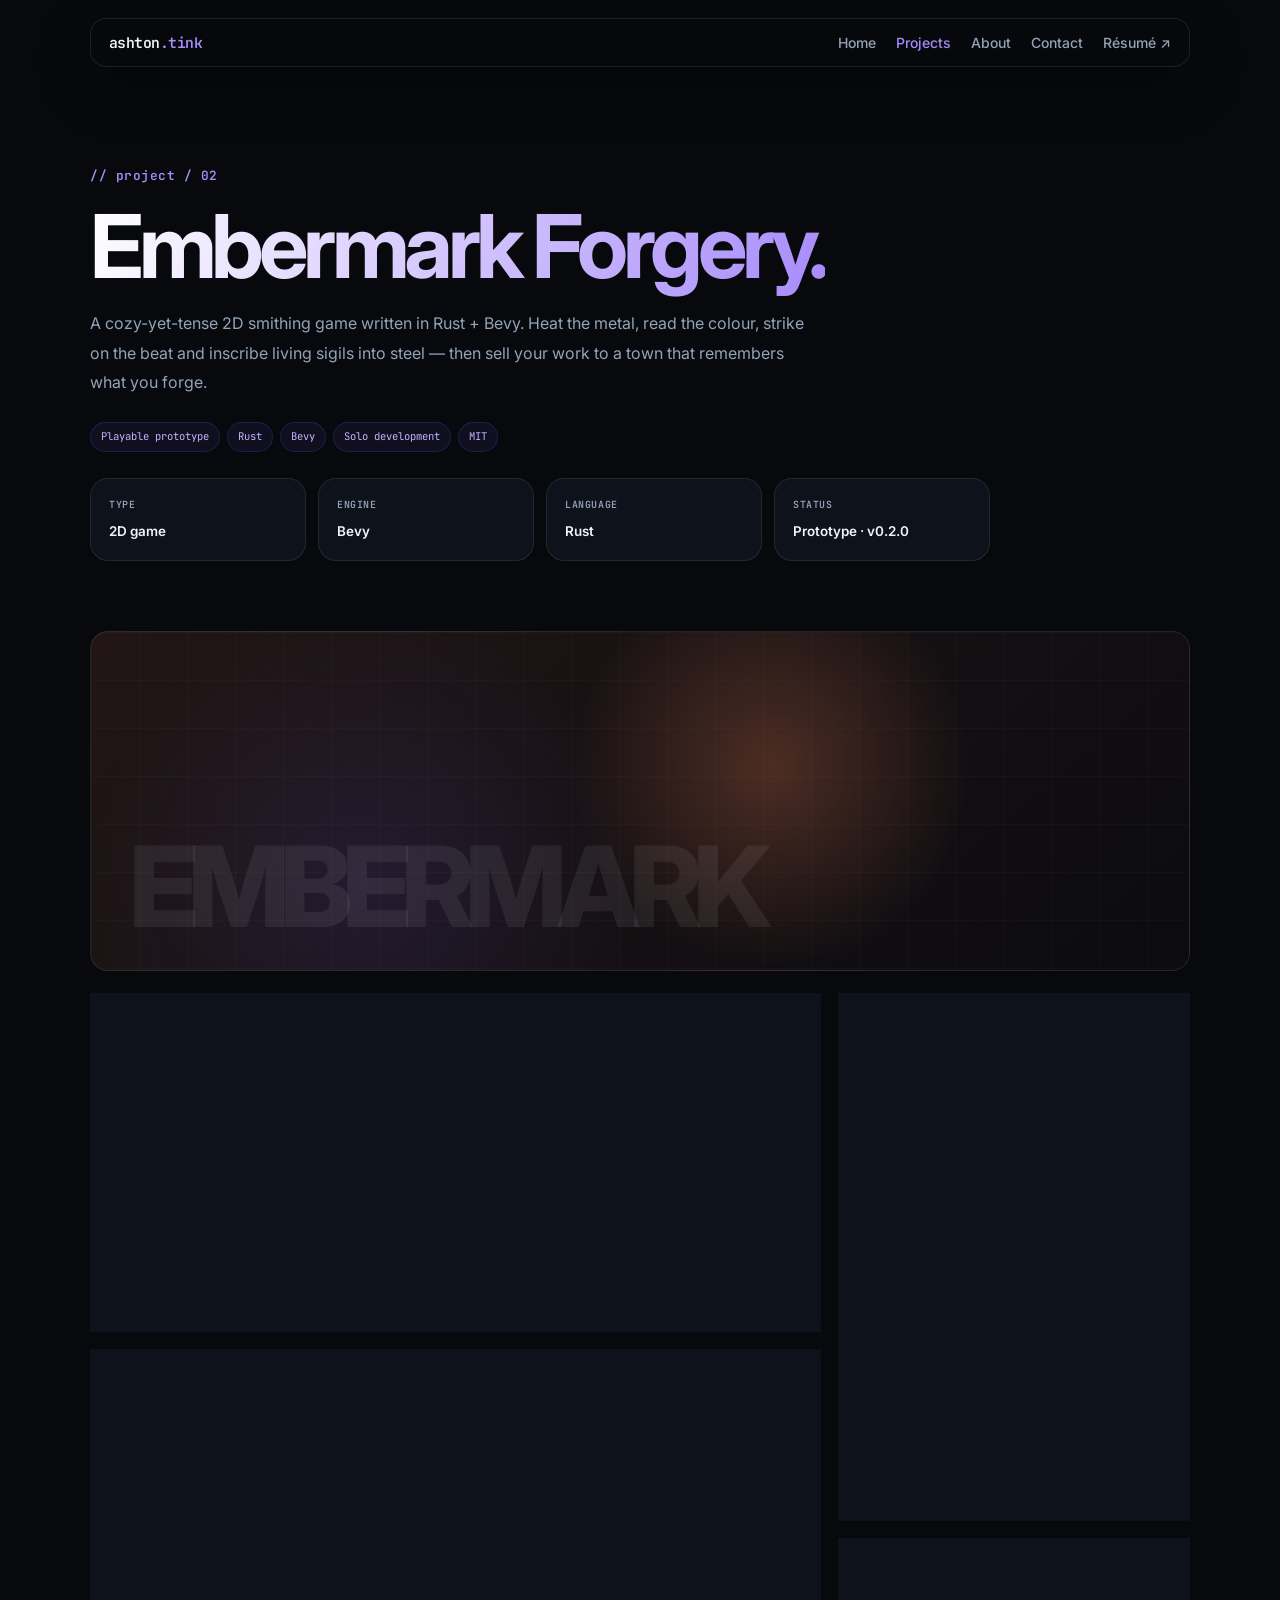
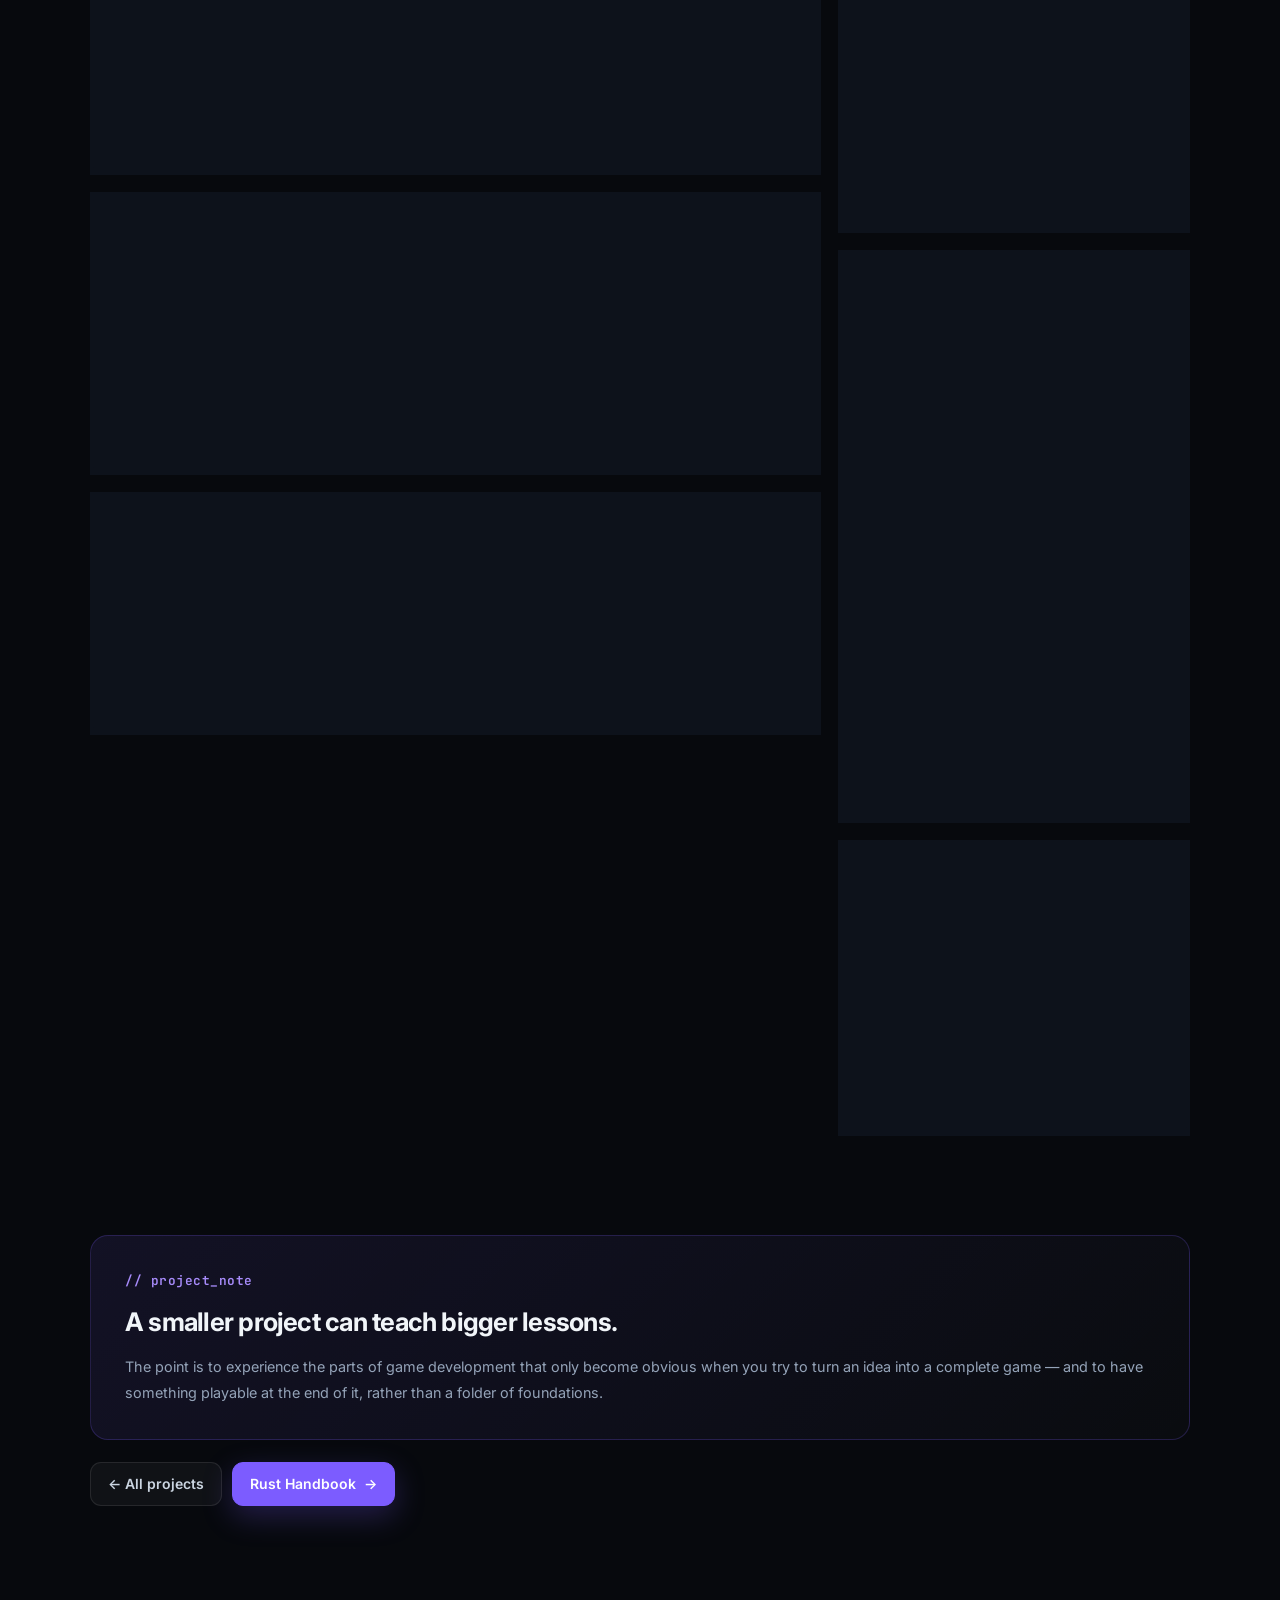
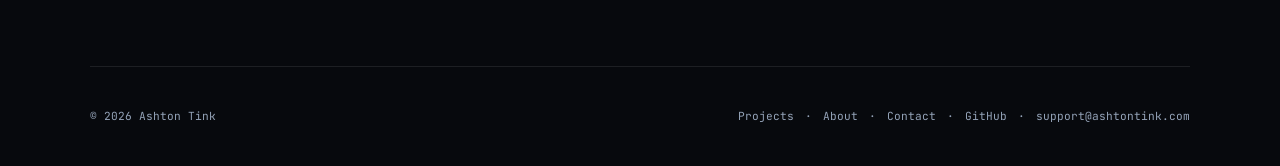
<file: projects/embermark-forgery/index.html>
<!DOCTYPE html>
<html lang="en">
<head>
    <meta charset="UTF-8">
    <meta name="viewport" content="width=device-width, initial-scale=1">

    <title>Embermark Forgery — Ashton Tink</title>
    <meta
        name="description"
        content="Embermark Forgery is a cozy-yet-tense 2D smithing game written in Rust and Bevy by Ashton Tink: heat the metal, strike on the beat, inscribe the mark."
    >

    <link rel="canonical" href="https://www.ashtontink.com/projects/embermark-forgery/">

    <meta name="color-scheme" content="dark">
    <meta name="theme-color" content="#07090d">

    <meta property="og:type" content="website">
    <meta property="og:site_name" content="Ashton Tink">
    <meta property="og:title" content="Embermark Forgery — Ashton Tink">
    <meta
        property="og:description"
        content="Embermark Forgery is a cozy-yet-tense 2D smithing game written in Rust and Bevy by Ashton Tink: heat the metal, strike on the beat, inscribe the mark."
    >
    <meta property="og:url" content="https://www.ashtontink.com/projects/embermark-forgery/">
    <meta name="twitter:card" content="summary">

    <link rel="icon" href="/favicon.svg" type="image/svg+xml">

    <link rel="preconnect" href="https://fonts.googleapis.com">
    <link rel="preconnect" href="https://fonts.gstatic.com" crossorigin>
    <link
        href="https://fonts.googleapis.com/css2?family=Inter:wght@400;500;600;700;800&family=JetBrains+Mono:wght@400;500;600&display=swap"
        rel="stylesheet"
    >

    <link rel="stylesheet" href="/css/style.css">
</head>

<body>

<a class="skip-link" href="#main">Skip to content</a>

<nav class="navbar">
    <a class="logo" href="/">ashton<span>.tink</span></a>

    <div class="nav-links">
        <a class="nav-home" href="/">Home</a>
        <a class="active" href="/projects/">Projects</a>
        <a href="/about/">About</a>
        <a href="/contact/">Contact</a>
        <a class="nav-resume" href="https://me.ashtontink.com/" target="_blank" rel="noopener">Résumé&nbsp;↗</a>
    </div>
</nav>

<main id="main" class="container">

    <section class="page-hero">
        <div class="section-label">// project / 02</div>
        <h1><span>Embermark Forgery.</span></h1>
        <p>
            A cozy-yet-tense 2D smithing game written in Rust + Bevy. Heat
            the metal, read the colour, strike on the beat and inscribe
            living sigils into steel — then sell your work to a town that
            remembers what you forge.
        </p>

        <div class="tags">
            <span class="tag">Playable prototype</span>
            <span class="tag">Rust</span>
            <span class="tag">Bevy</span>
            <span class="tag">Solo development</span>
            <span class="tag">MIT</span>
        </div>

        <div class="meta">
            <div class="card"><span>Type</span><strong>2D game</strong></div>
            <div class="card"><span>Engine</span><strong>Bevy</strong></div>
            <div class="card"><span>Language</span><strong>Rust</strong></div>
            <div class="card"><span>Status</span><strong>Prototype · v0.2.0</strong></div>
        </div>
    </section>


    <section>
        <div class="banner ember">
            <div class="banner-word">EMBERMARK</div>
        </div>

        <div class="grid2">

            <div class="stack">

                <div class="card prose">
                    <div class="section-label">// overview</div>
                    <h2 class="lead">Small enough to finish, big enough to learn.</h2>
                    <p>
                        Embermark Forgery exists for a practical reason:
                        building a huge game like Aetheria is very different
                        from finishing a smaller one. This project gives me a
                        contained space to practise the complete development
                        process — deciding what belongs, implementing
                        mechanics, creating content, testing, fixing,
                        polishing and working toward a release.
                    </p>
                    <p>
                        The loop is deliberately short and physical: it is a
                        game about one craft, done well, rather than a world
                        full of systems nobody has time to build.
                    </p>
                </div>

                <div class="card prose">
                    <div class="section-label">// the_loop</div>
                    <h2>Heat, hammer, quench, inscribe.</h2>
                    <ul class="list">
                        <li><strong>Heat</strong> — hold <kbd>Space</kbd> on the bellows and watch the metal climb into its working band.</li>
                        <li><strong>Hammer</strong> — tap on the beat; timing inside the green zone becomes the item's quality grade.</li>
                        <li><strong>Quench</strong> — one precise hit to lock the work in, or ruin it.</li>
                        <li><strong>Inscribe</strong> — draw an Embermark sigil into the finished steel.</li>
                        <li><strong>Sell or keep</strong> — commissions have requirements, and the town remembers what you forge.</li>
                    </ul>
                </div>

                <div class="card prose">
                    <div class="section-label">// architecture</div>
                    <h2>Engine-agnostic where it counts.</h2>
                    <p>
                        The simulation core — crafting rules, materials,
                        blueprints, sigils — is deliberately kept free of Bevy
                        imports, so the interesting logic can be tested
                        without a window. <code>cargo test</code> runs 15
                        headless tests over the simulation and its data.
                    </p>
                    <p>
                        Tuning lives in plain JSON under
                        <code>assets/data/</code>: materials, blueprints and
                        marks are edited as data, not recompiled as code.
                    </p>
                </div>

                <div class="card prose">
                    <div class="section-label">// documentation</div>
                    <h2>Built in the open, step by step.</h2>
                    <p>
                        The repository ships two long-form documents:
                        <strong>BUILD.html</strong>, a guided,
                        milestone-by-milestone walkthrough of how the whole
                        project was made — twelve steps from
                        <code>cargo new</code> to a tested, playable game,
                        each ending in a runnable checkpoint — and
                        <strong>DESIGN.html</strong>, the full game design
                        document that every module implements.
                    </p>
                </div>

            </div>


            <div class="stack">

                <div class="card prose">
                    <div class="section-label">// technology</div>
                    <ul class="list">
                        <li><strong>Language:</strong> Rust (edition 2021)</li>
                        <li><strong>Engine:</strong> Bevy</li>
                        <li><strong>Data:</strong> JSON tuning files</li>
                        <li><strong>Tests:</strong> 15 headless, no window needed</li>
                        <li><strong>Tooling:</strong> clippy + rustfmt</li>
                        <li><strong>License:</strong> MIT</li>
                    </ul>
                    <div class="button-row">
                        <a class="button small" href="https://github.com/T1nkiePlayz" target="_blank" rel="noopener">
                            GitHub ↗
                        </a>
                    </div>
                </div>

                <div class="card prose">
                    <div class="section-label">// why_rust</div>
                    <h2>Rust, not Godot this time.</h2>
                    <p>
                        The first version of this project lived in a scene
                        engine. Rewriting it in Rust + Bevy turned the game
                        into a codebase I fully control — and made the
                        borrow checker part of the design process rather than
                        an afterthought.
                    </p>
                </div>

                <div class="card prose">
                    <div class="section-label">// lessons</div>
                    <h2>What I'm practising.</h2>
                    <ul class="list">
                        <li>Scoping a project realistically</li>
                        <li>Separating simulation from rendering</li>
                        <li>Data-driven tuning and content pipelines</li>
                        <li>Testing logic that normally needs a game running</li>
                        <li>Game feel: timing, feedback and sound</li>
                        <li>Balancing code and content</li>
                    </ul>
                </div>

                <div class="card prose">
                    <div class="section-label">// relationship</div>
                    <h2>Before Aetheria.</h2>
                    <p>
                        Embermark isn't intended to replace Aetheria. It is a
                        smaller step that lets me practise shipping and learn
                        from mistakes before applying those lessons to a much
                        larger project — and it doubles as my Rust practice
                        ground.
                    </p>
                </div>

            </div>

        </div>
    </section>


    <section class="section">
        <div class="callout">
            <div class="section-label">// project_note</div>
            <h2>A smaller project can teach bigger lessons.</h2>
            <p>
                The point is to experience the parts of game development that
                only become obvious when you try to turn an idea into a
                complete game — and to have something playable at the end of
                it, rather than a folder of foundations.
            </p>
        </div>

        <div class="button-row" style="margin-top: 22px">
            <a class="button" href="/projects/">← All projects</a>
            <a class="button primary" href="/projects/rust-handbook/">
                Rust Handbook <span class="arrow">→</span>
            </a>
        </div>
    </section>

</main>


<footer class="container footer">
    <div>© <span id="year">2026</span> Ashton Tink</div>

    <div class="footer-links">
        <a href="/projects/">Projects</a>
        <span>·</span>
        <a href="/about/">About</a>
        <span>·</span>
        <a href="/contact/">Contact</a>
        <span>·</span>
        <a href="https://github.com/T1nkiePlayz" target="_blank" rel="noopener">GitHub</a>
        <span>·</span>
        <a href="mailto:support@ashtontink.com">support@ashtontink.com</a>
    </div>
</footer>

<script>
    document.getElementById("year").textContent = new Date().getFullYear();
</script>

</body>
</html>
</file>
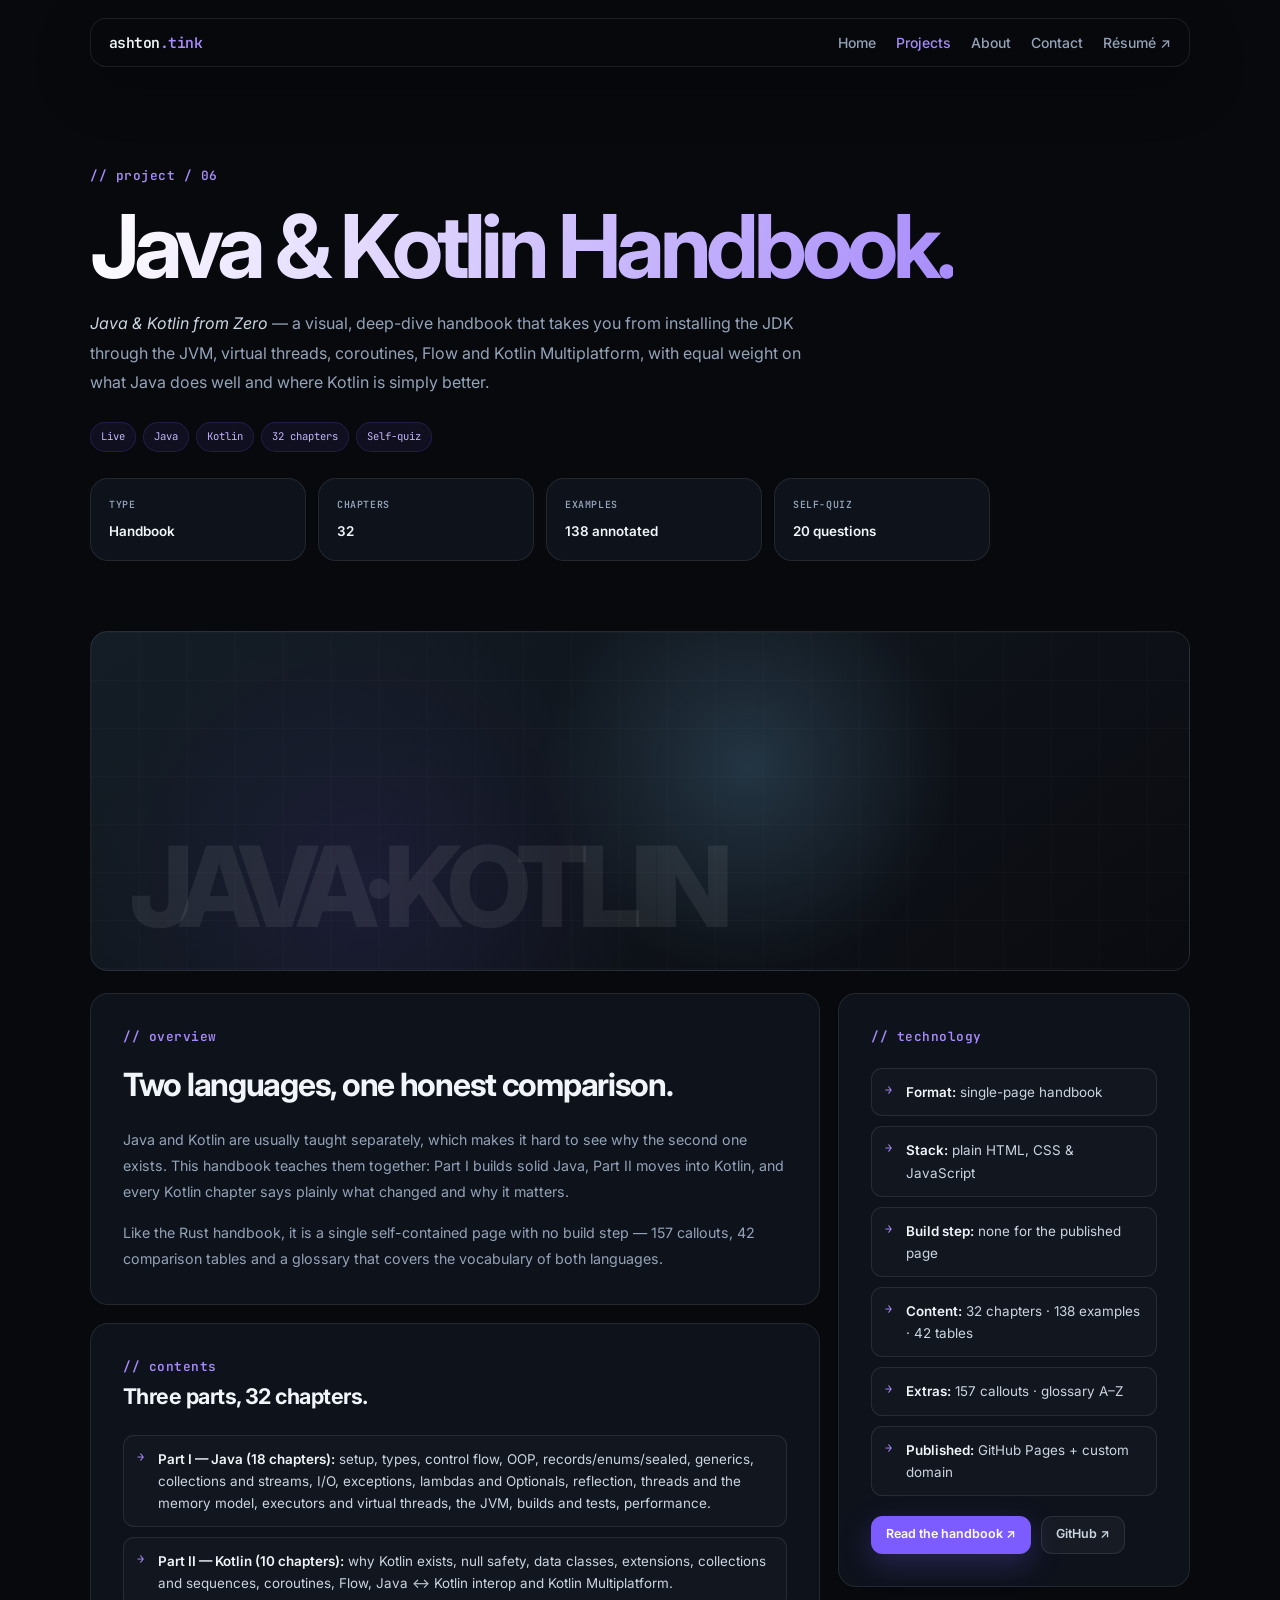
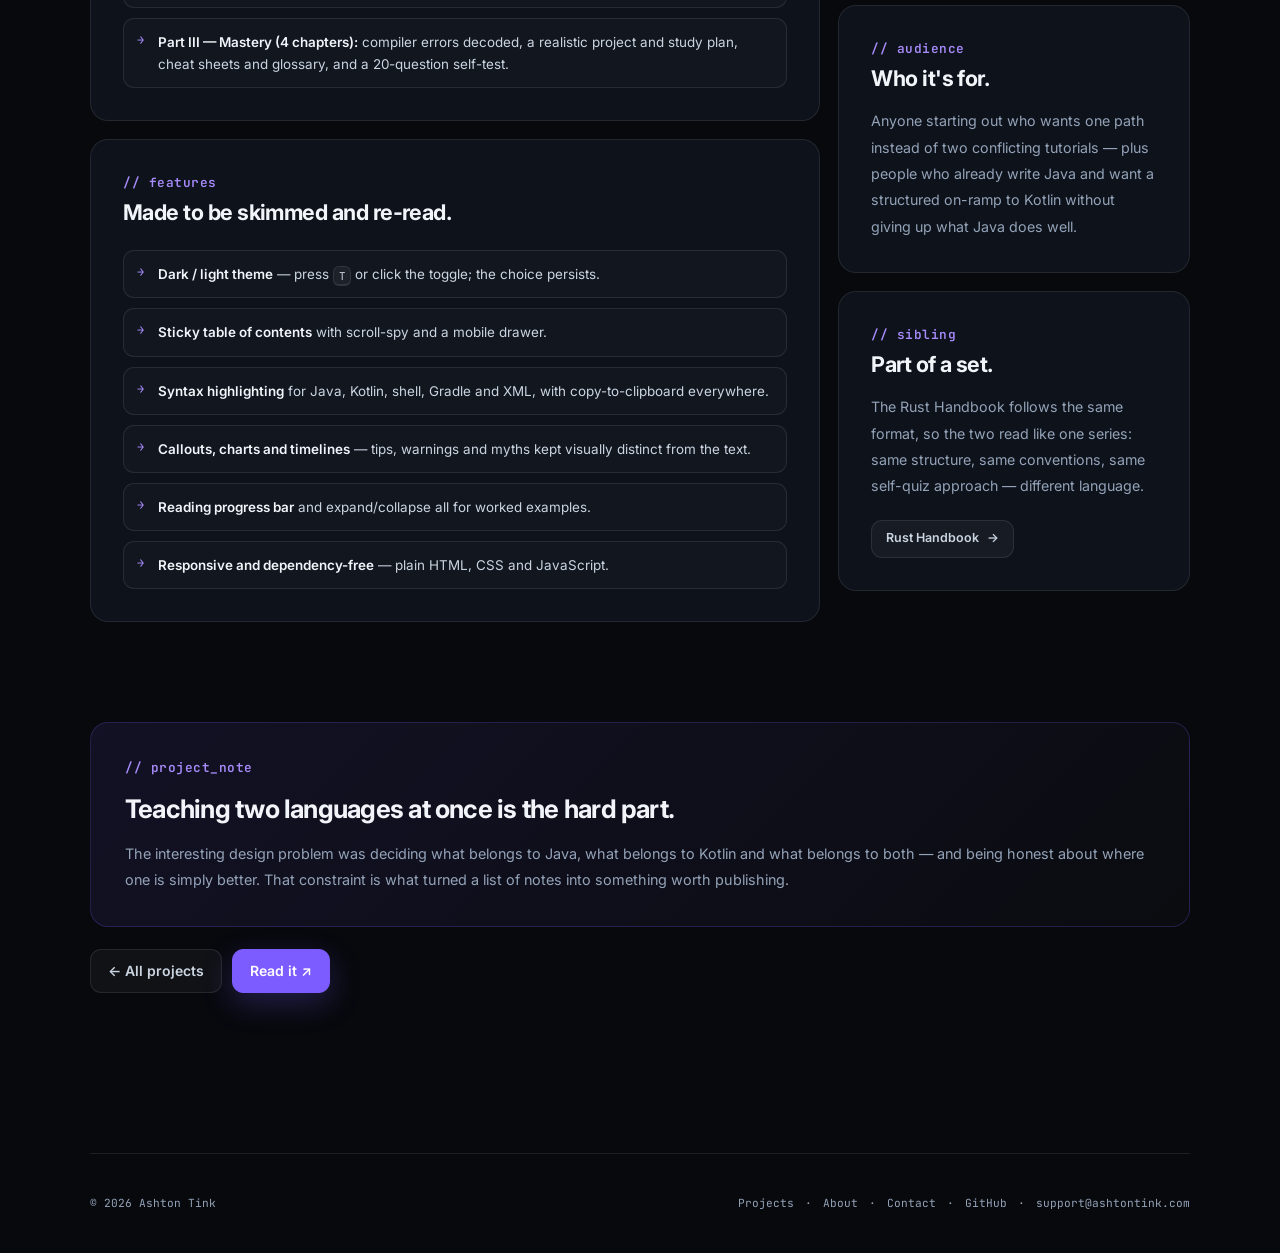
<file: projects/java-handbook/index.html>
<!DOCTYPE html>
<html lang="en">
<head>
    <meta charset="UTF-8">
    <meta name="viewport" content="width=device-width, initial-scale=1">

    <title>Java &amp; Kotlin Handbook — Ashton Tink</title>
    <meta
        name="description"
        content="Java &amp; Kotlin from Zero: a visual, deep-dive handbook in 32 chapters — 138 annotated examples, 42 comparison tables, callouts and a 20-question self-quiz, in one dependency-free page."
    >

    <link rel="canonical" href="https://www.ashtontink.com/projects/java-handbook/">

    <meta name="color-scheme" content="dark">
    <meta name="theme-color" content="#07090d">

    <meta property="og:type" content="website">
    <meta property="og:site_name" content="Ashton Tink">
    <meta property="og:title" content="Java &amp; Kotlin Handbook — Ashton Tink">
    <meta
        property="og:description"
        content="Java &amp; Kotlin from Zero: a visual, deep-dive handbook in 32 chapters — 138 annotated examples, 42 comparison tables, callouts and a 20-question self-quiz, in one dependency-free page."
    >
    <meta property="og:url" content="https://www.ashtontink.com/projects/java-handbook/">
    <meta name="twitter:card" content="summary">

    <link rel="icon" href="/favicon.svg" type="image/svg+xml">

    <link rel="preconnect" href="https://fonts.googleapis.com">
    <link rel="preconnect" href="https://fonts.gstatic.com" crossorigin>
    <link
        href="https://fonts.googleapis.com/css2?family=Inter:wght@400;500;600;700;800&family=JetBrains+Mono:wght@400;500;600&display=swap"
        rel="stylesheet"
    >

    <link rel="stylesheet" href="/css/style.css">
</head>

<body>

<a class="skip-link" href="#main">Skip to content</a>

<nav class="navbar">
    <a class="logo" href="/">ashton<span>.tink</span></a>

    <div class="nav-links">
        <a class="nav-home" href="/">Home</a>
        <a class="active" href="/projects/">Projects</a>
        <a href="/about/">About</a>
        <a href="/contact/">Contact</a>
        <a class="nav-resume" href="https://me.ashtontink.com/" target="_blank" rel="noopener">Résumé&nbsp;↗</a>
    </div>
</nav>

<main id="main" class="container">

    <section class="page-hero">
        <div class="section-label">// project / 06</div>
        <h1><span>Java &amp; Kotlin Handbook.</span></h1>
        <p>
            <em>Java &amp; Kotlin from Zero</em> — a visual, deep-dive
            handbook that takes you from installing the JDK through the JVM,
            virtual threads, coroutines, Flow and Kotlin Multiplatform, with
            equal weight on what Java does well and where Kotlin is simply
            better.
        </p>

        <div class="tags">
            <span class="tag">Live</span>
            <span class="tag">Java</span>
            <span class="tag">Kotlin</span>
            <span class="tag">32 chapters</span>
            <span class="tag">Self-quiz</span>
        </div>

        <div class="meta">
            <div class="card"><span>Type</span><strong>Handbook</strong></div>
            <div class="card"><span>Chapters</span><strong>32</strong></div>
            <div class="card"><span>Examples</span><strong>138 annotated</strong></div>
            <div class="card"><span>Self-quiz</span><strong>20 questions</strong></div>
        </div>
    </section>


    <section>
        <div class="banner java">
            <div class="banner-word">JAVA·KOTLIN</div>
        </div>

        <div class="grid2">

            <div class="stack">

                <div class="card prose">
                    <div class="section-label">// overview</div>
                    <h2 class="lead">Two languages, one honest comparison.</h2>
                    <p>
                        Java and Kotlin are usually taught separately, which
                        makes it hard to see why the second one exists. This
                        handbook teaches them together: Part I builds solid
                        Java, Part II moves into Kotlin, and every Kotlin
                        chapter says plainly what changed and why it matters.
                    </p>
                    <p>
                        Like the Rust handbook, it is a single self-contained
                        page with no build step — 157 callouts, 42
                        comparison tables and a glossary that covers the
                        vocabulary of both languages.
                    </p>
                </div>

                <div class="card prose">
                    <div class="section-label">// contents</div>
                    <h2>Three parts, 32 chapters.</h2>
                    <ul class="list">
                        <li><strong>Part I — Java (18 chapters):</strong> setup, types, control flow, OOP, records/enums/sealed, generics, collections and streams, I/O, exceptions, lambdas and Optionals, reflection, threads and the memory model, executors and virtual threads, the JVM, builds and tests, performance.</li>
                        <li><strong>Part II — Kotlin (10 chapters):</strong> why Kotlin exists, null safety, data classes, extensions, collections and sequences, coroutines, Flow, Java ↔ Kotlin interop and Kotlin Multiplatform.</li>
                        <li><strong>Part III — Mastery (4 chapters):</strong> compiler errors decoded, a realistic project and study plan, cheat sheets and glossary, and a 20-question self-test.</li>
                    </ul>
                </div>

                <div class="card prose">
                    <div class="section-label">// features</div>
                    <h2>Made to be skimmed and re-read.</h2>
                    <ul class="list">
                        <li><strong>Dark / light theme</strong> — press <kbd>T</kbd> or click the toggle; the choice persists.</li>
                        <li><strong>Sticky table of contents</strong> with scroll-spy and a mobile drawer.</li>
                        <li><strong>Syntax highlighting</strong> for Java, Kotlin, shell, Gradle and XML, with copy-to-clipboard everywhere.</li>
                        <li><strong>Callouts, charts and timelines</strong> — tips, warnings and myths kept visually distinct from the text.</li>
                        <li><strong>Reading progress bar</strong> and expand/collapse all for worked examples.</li>
                        <li><strong>Responsive and dependency-free</strong> — plain HTML, CSS and JavaScript.</li>
                    </ul>
                </div>

            </div>


            <div class="stack">

                <div class="card prose">
                    <div class="section-label">// technology</div>
                    <ul class="list">
                        <li><strong>Format:</strong> single-page handbook</li>
                        <li><strong>Stack:</strong> plain HTML, CSS &amp; JavaScript</li>
                        <li><strong>Build step:</strong> none for the published page</li>
                        <li><strong>Content:</strong> 32 chapters · 138 examples · 42 tables</li>
                        <li><strong>Extras:</strong> 157 callouts · glossary A–Z</li>
                        <li><strong>Published:</strong> GitHub Pages + custom domain</li>
                    </ul>
                    <div class="button-row">
                        <a class="button primary small" href="https://java.handbook.ashtontink.com/" target="_blank" rel="noopener">
                            Read the handbook ↗
                        </a>
                        <a class="button small" href="https://github.com/T1nkiePlayz/Java-Handbook" target="_blank" rel="noopener">
                            GitHub ↗
                        </a>
                    </div>
                </div>

                <div class="card prose">
                    <div class="section-label">// audience</div>
                    <h2>Who it's for.</h2>
                    <p>
                        Anyone starting out who wants one path instead of
                        two conflicting tutorials — plus people who already
                        write Java and want a structured on-ramp to Kotlin
                        without giving up what Java does well.
                    </p>
                </div>

                <div class="card prose">
                    <div class="section-label">// sibling</div>
                    <h2>Part of a set.</h2>
                    <p>
                        The Rust Handbook follows the same format, so the two
                        read like one series: same structure, same conventions,
                        same self-quiz approach — different language.
                    </p>
                    <div class="button-row">
                        <a class="button small" href="/projects/rust-handbook/">
                            Rust Handbook <span class="arrow">→</span>
                        </a>
                    </div>
                </div>

            </div>

        </div>
    </section>


    <section class="section">
        <div class="callout">
            <div class="section-label">// project_note</div>
            <h2>Teaching two languages at once is the hard part.</h2>
            <p>
                The interesting design problem was deciding what belongs to
                Java, what belongs to Kotlin and what belongs to both — and
                being honest about where one is simply better. That
                constraint is what turned a list of notes into something
                worth publishing.
            </p>
        </div>

        <div class="button-row" style="margin-top: 22px">
            <a class="button" href="/projects/">← All projects</a>
            <a class="button primary" href="https://java.handbook.ashtontink.com/" target="_blank" rel="noopener">
                Read it ↗
            </a>
        </div>
    </section>

</main>


<footer class="container footer">
    <div>© <span id="year">2026</span> Ashton Tink</div>

    <div class="footer-links">
        <a href="/projects/">Projects</a>
        <span>·</span>
        <a href="/about/">About</a>
        <span>·</span>
        <a href="/contact/">Contact</a>
        <span>·</span>
        <a href="https://github.com/T1nkiePlayz" target="_blank" rel="noopener">GitHub</a>
        <span>·</span>
        <a href="mailto:support@ashtontink.com">support@ashtontink.com</a>
    </div>
</footer>

<script>
    document.getElementById("year").textContent = new Date().getFullYear();
</script>

</body>
</html>
</file>
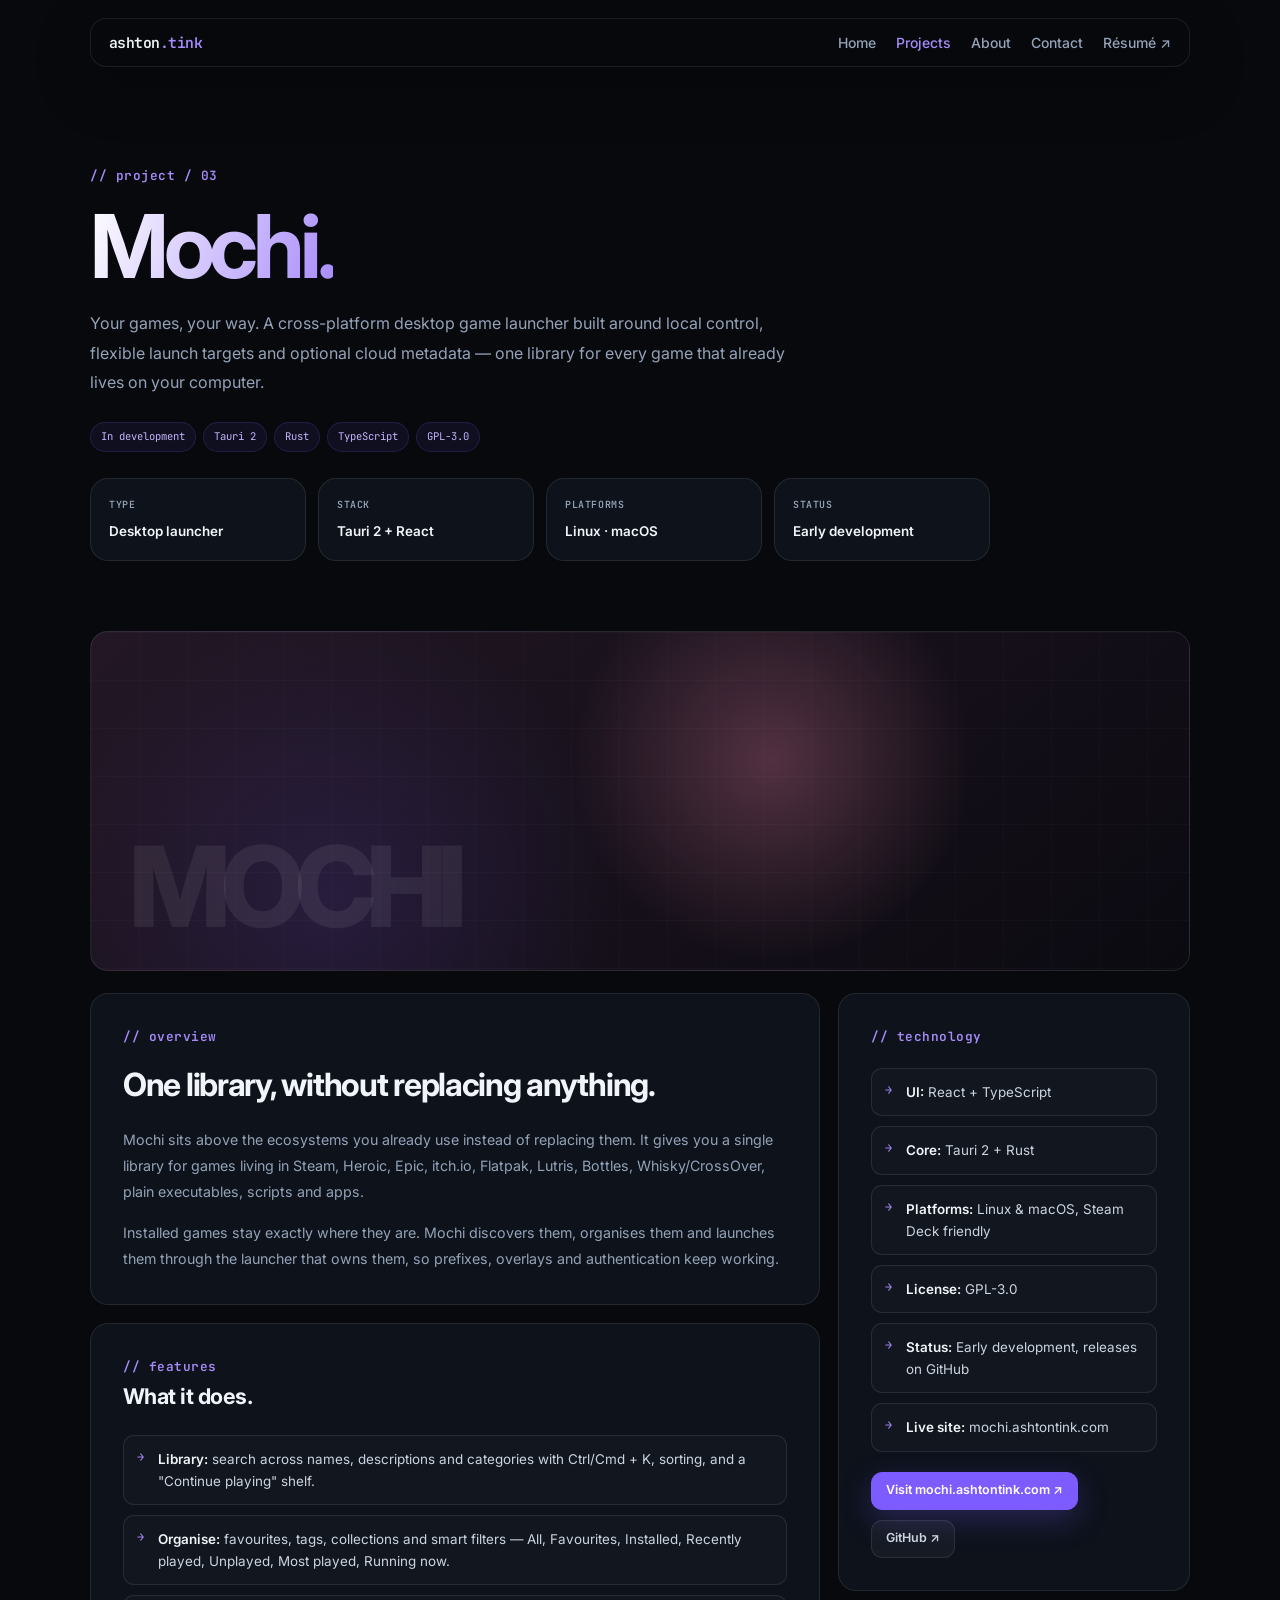
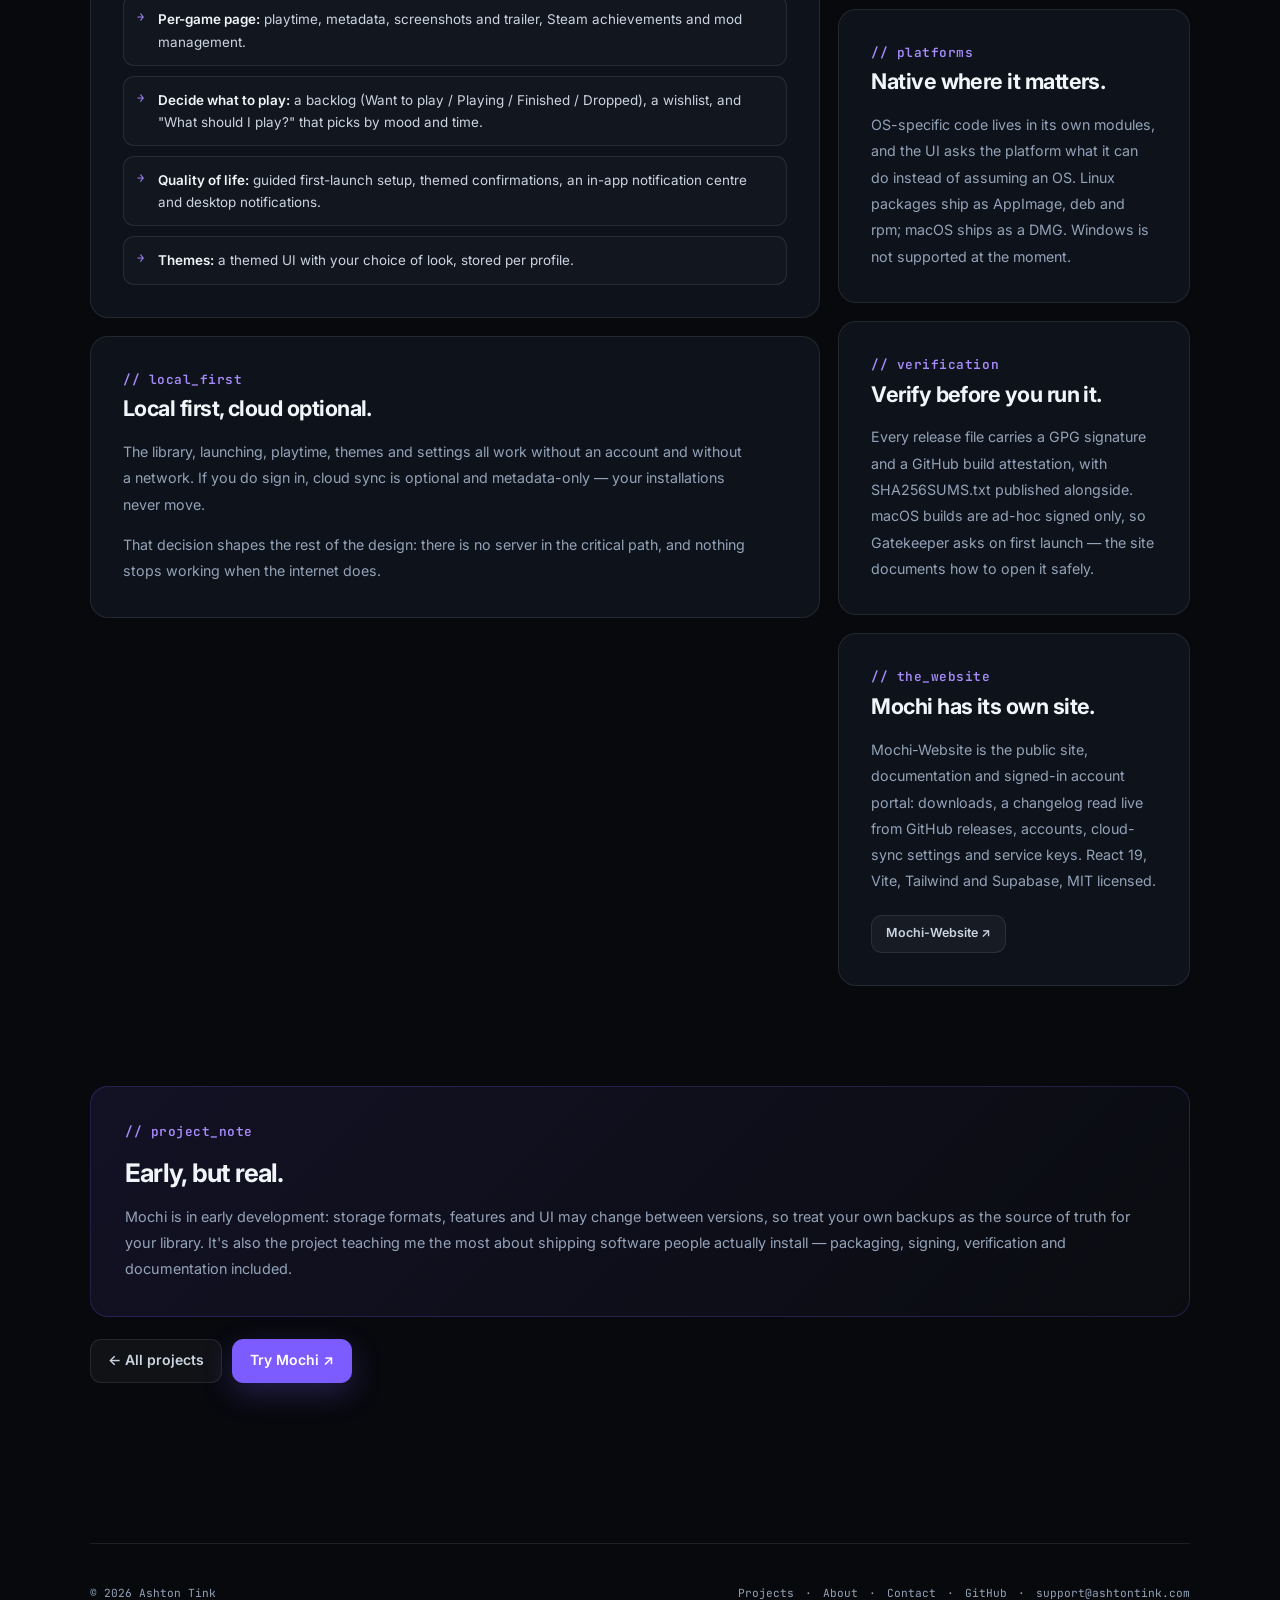
<file: projects/mochi/index.html>
<!DOCTYPE html>
<html lang="en">
<head>
    <meta charset="UTF-8">
    <meta name="viewport" content="width=device-width, initial-scale=1">

    <title>Mochi — Ashton Tink</title>
    <meta
        name="description"
        content="Mochi is Ashton Tink's cross-platform desktop game launcher: a local-first library for games that already live on your computer, built with Tauri 2, Rust and React."
    >

    <link rel="canonical" href="https://www.ashtontink.com/projects/mochi/">

    <meta name="color-scheme" content="dark">
    <meta name="theme-color" content="#07090d">

    <meta property="og:type" content="website">
    <meta property="og:site_name" content="Ashton Tink">
    <meta property="og:title" content="Mochi — Ashton Tink">
    <meta
        property="og:description"
        content="Mochi is Ashton Tink's cross-platform desktop game launcher: a local-first library for games that already live on your computer, built with Tauri 2, Rust and React."
    >
    <meta property="og:url" content="https://www.ashtontink.com/projects/mochi/">
    <meta name="twitter:card" content="summary">

    <link rel="icon" href="/favicon.svg" type="image/svg+xml">

    <link rel="preconnect" href="https://fonts.googleapis.com">
    <link rel="preconnect" href="https://fonts.gstatic.com" crossorigin>
    <link
        href="https://fonts.googleapis.com/css2?family=Inter:wght@400;500;600;700;800&family=JetBrains+Mono:wght@400;500;600&display=swap"
        rel="stylesheet"
    >

    <link rel="stylesheet" href="/css/style.css">
</head>

<body>

<a class="skip-link" href="#main">Skip to content</a>

<nav class="navbar">
    <a class="logo" href="/">ashton<span>.tink</span></a>

    <div class="nav-links">
        <a class="nav-home" href="/">Home</a>
        <a class="active" href="/projects/">Projects</a>
        <a href="/about/">About</a>
        <a href="/contact/">Contact</a>
        <a class="nav-resume" href="https://me.ashtontink.com/" target="_blank" rel="noopener">Résumé&nbsp;↗</a>
    </div>
</nav>

<main id="main" class="container">

    <section class="page-hero">
        <div class="section-label">// project / 03</div>
        <h1><span>Mochi.</span></h1>
        <p>
            Your games, your way. A cross-platform desktop game launcher
            built around local control, flexible launch targets and
            optional cloud metadata — one library for every game that
            already lives on your computer.
        </p>

        <div class="tags">
            <span class="tag">In development</span>
            <span class="tag">Tauri 2</span>
            <span class="tag">Rust</span>
            <span class="tag">TypeScript</span>
            <span class="tag">GPL-3.0</span>
        </div>

        <div class="meta">
            <div class="card"><span>Type</span><strong>Desktop launcher</strong></div>
            <div class="card"><span>Stack</span><strong>Tauri 2 + React</strong></div>
            <div class="card"><span>Platforms</span><strong>Linux · macOS</strong></div>
            <div class="card"><span>Status</span><strong>Early development</strong></div>
        </div>
    </section>


    <section>
        <div class="banner mochi">
            <div class="banner-word">MOCHI</div>
        </div>

        <div class="grid2">

            <div class="stack">

                <div class="card prose">
                    <div class="section-label">// overview</div>
                    <h2 class="lead">One library, without replacing anything.</h2>
                    <p>
                        Mochi sits above the ecosystems you already use
                        instead of replacing them. It gives you a single
                        library for games living in Steam, Heroic, Epic,
                        itch.io, Flatpak, Lutris, Bottles, Whisky/CrossOver,
                        plain executables, scripts and apps.
                    </p>
                    <p>
                        Installed games stay exactly where they are. Mochi
                        discovers them, organises them and launches them
                        through the launcher that owns them, so prefixes,
                        overlays and authentication keep working.
                    </p>
                </div>

                <div class="card prose">
                    <div class="section-label">// features</div>
                    <h2>What it does.</h2>
                    <ul class="list">
                        <li><strong>Library:</strong> search across names, descriptions and categories with Ctrl/Cmd + K, sorting, and a "Continue playing" shelf.</li>
                        <li><strong>Organise:</strong> favourites, tags, collections and smart filters — All, Favourites, Installed, Recently played, Unplayed, Most played, Running now.</li>
                        <li><strong>Per-game page:</strong> playtime, metadata, screenshots and trailer, Steam achievements and mod management.</li>
                        <li><strong>Decide what to play:</strong> a backlog (Want to play / Playing / Finished / Dropped), a wishlist, and "What should I play?" that picks by mood and time.</li>
                        <li><strong>Quality of life:</strong> guided first-launch setup, themed confirmations, an in-app notification centre and desktop notifications.</li>
                        <li><strong>Themes:</strong> a themed UI with your choice of look, stored per profile.</li>
                    </ul>
                </div>

                <div class="card prose">
                    <div class="section-label">// local_first</div>
                    <h2>Local first, cloud optional.</h2>
                    <p>
                        The library, launching, playtime, themes and settings
                        all work without an account and without a network.
                        If you do sign in, cloud sync is optional and
                        metadata-only — your installations never move.
                    </p>
                    <p>
                        That decision shapes the rest of the design: there is
                        no server in the critical path, and nothing stops
                        working when the internet does.
                    </p>
                </div>

            </div>


            <div class="stack">

                <div class="card prose">
                    <div class="section-label">// technology</div>
                    <ul class="list">
                        <li><strong>UI:</strong> React + TypeScript</li>
                        <li><strong>Core:</strong> Tauri 2 + Rust</li>
                        <li><strong>Platforms:</strong> Linux &amp; macOS, Steam Deck friendly</li>
                        <li><strong>License:</strong> GPL-3.0</li>
                        <li><strong>Status:</strong> Early development, releases on GitHub</li>
                        <li><strong>Live site:</strong> mochi.ashtontink.com</li>
                    </ul>
                    <div class="button-row">
                        <a class="button primary small" href="https://mochi.ashtontink.com/" target="_blank" rel="noopener">
                            Visit mochi.ashtontink.com ↗
                        </a>
                        <a class="button small" href="https://github.com/T1nkiePlayz/Mochi" target="_blank" rel="noopener">
                            GitHub ↗
                        </a>
                    </div>
                </div>

                <div class="card prose">
                    <div class="section-label">// platforms</div>
                    <h2>Native where it matters.</h2>
                    <p>
                        OS-specific code lives in its own modules, and the UI
                        asks the platform what it can do instead of assuming
                        an OS. Linux packages ship as AppImage, deb and rpm;
                        macOS ships as a DMG. Windows is not supported at the
                        moment.
                    </p>
                </div>

                <div class="card prose">
                    <div class="section-label">// verification</div>
                    <h2>Verify before you run it.</h2>
                    <p>
                        Every release file carries a GPG signature and a
                        GitHub build attestation, with SHA256SUMS.txt
                        published alongside. macOS builds are ad-hoc signed
                        only, so Gatekeeper asks on first launch — the site
                        documents how to open it safely.
                    </p>
                </div>

                <div class="card prose">
                    <div class="section-label">// the_website</div>
                    <h2>Mochi has its own site.</h2>
                    <p>
                        Mochi-Website is the public site, documentation and
                        signed-in account portal: downloads, a changelog read
                        live from GitHub releases, accounts, cloud-sync
                        settings and service keys. React 19, Vite, Tailwind
                        and Supabase, MIT licensed.
                    </p>
                    <div class="button-row">
                        <a class="button small" href="https://github.com/T1nkiePlayz/Mochi-Website" target="_blank" rel="noopener">
                            Mochi-Website ↗
                        </a>
                    </div>
                </div>

            </div>

        </div>
    </section>


    <section class="section">
        <div class="callout">
            <div class="section-label">// project_note</div>
            <h2>Early, but real.</h2>
            <p>
                Mochi is in early development: storage formats, features and
                UI may change between versions, so treat your own backups as
                the source of truth for your library. It's also the project
                teaching me the most about shipping software people actually
                install — packaging, signing, verification and documentation
                included.
            </p>
        </div>

        <div class="button-row" style="margin-top: 22px">
            <a class="button" href="/projects/">← All projects</a>
            <a class="button primary" href="https://mochi.ashtontink.com/" target="_blank" rel="noopener">
                Try Mochi ↗
            </a>
        </div>
    </section>

</main>


<footer class="container footer">
    <div>© <span id="year">2026</span> Ashton Tink</div>

    <div class="footer-links">
        <a href="/projects/">Projects</a>
        <span>·</span>
        <a href="/about/">About</a>
        <span>·</span>
        <a href="/contact/">Contact</a>
        <span>·</span>
        <a href="https://github.com/T1nkiePlayz" target="_blank" rel="noopener">GitHub</a>
        <span>·</span>
        <a href="mailto:support@ashtontink.com">support@ashtontink.com</a>
    </div>
</footer>

<script>
    document.getElementById("year").textContent = new Date().getFullYear();
</script>

</body>
</html>
</file>
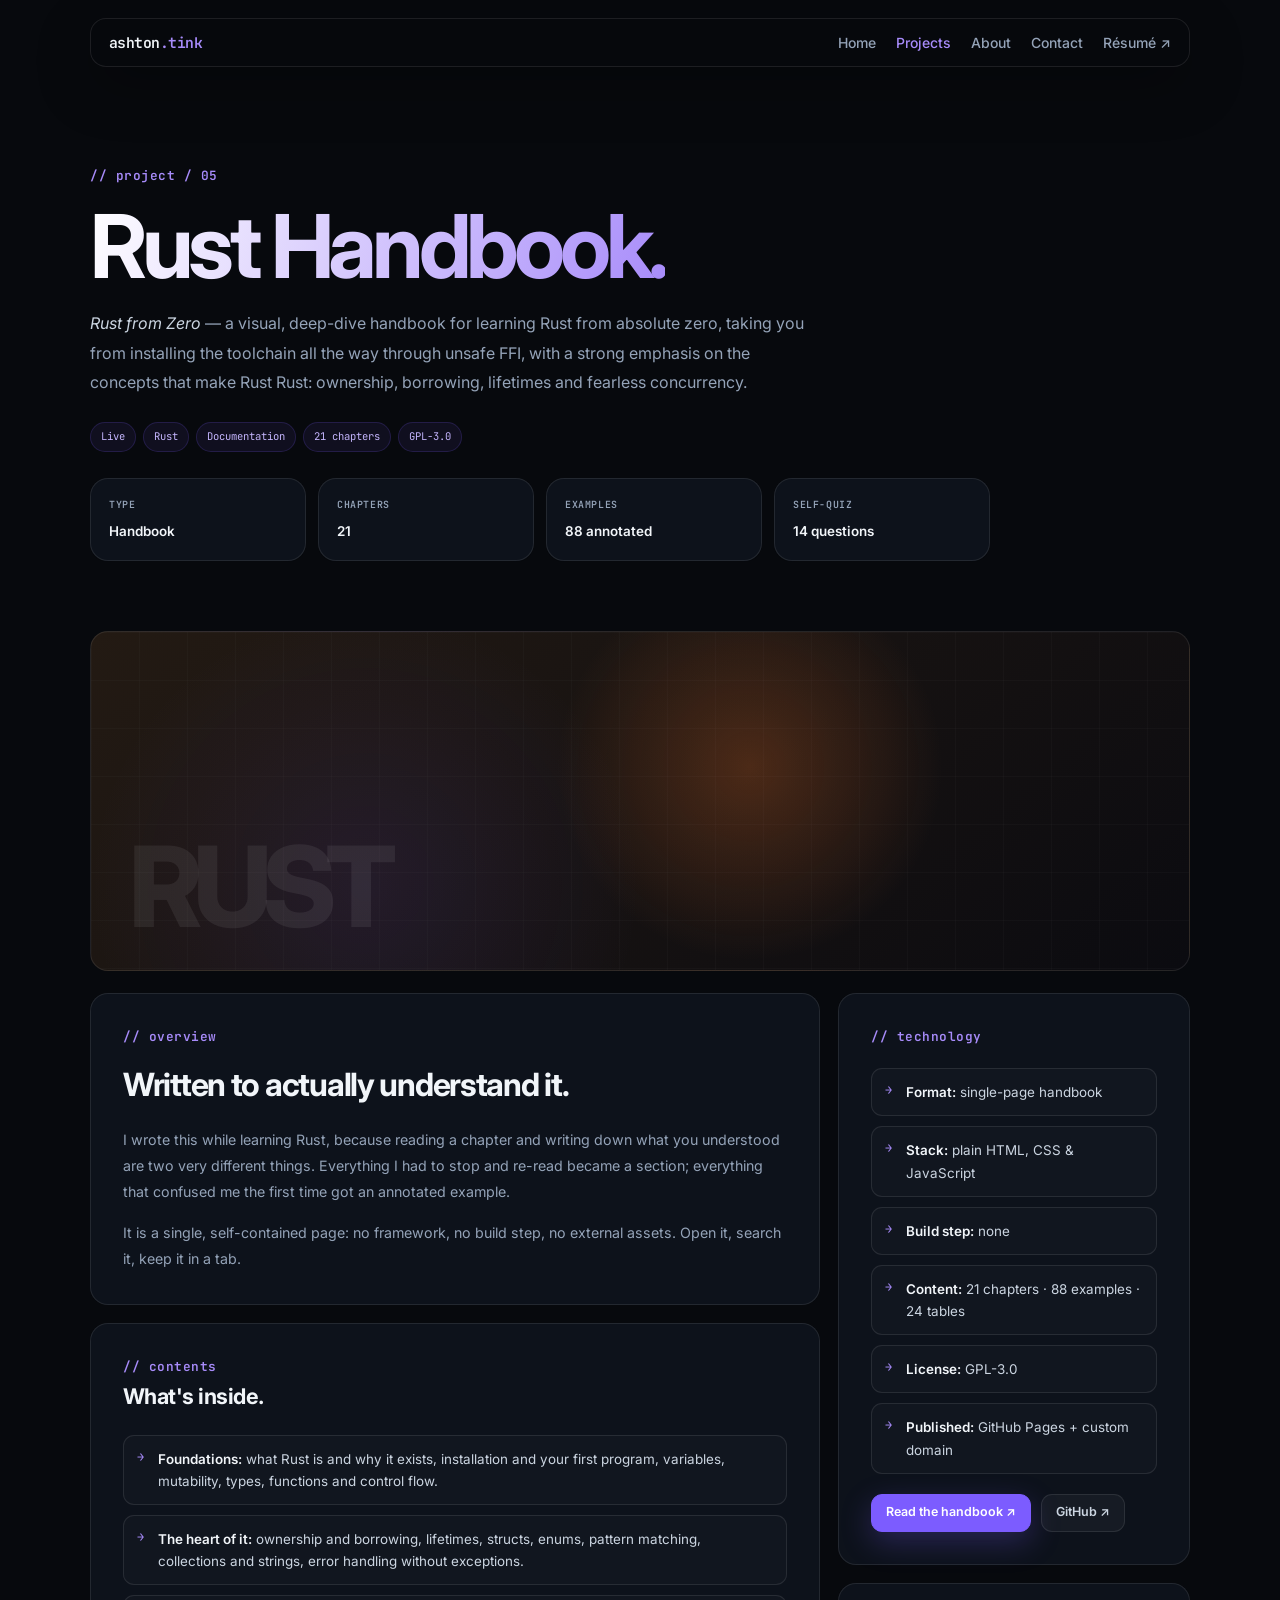
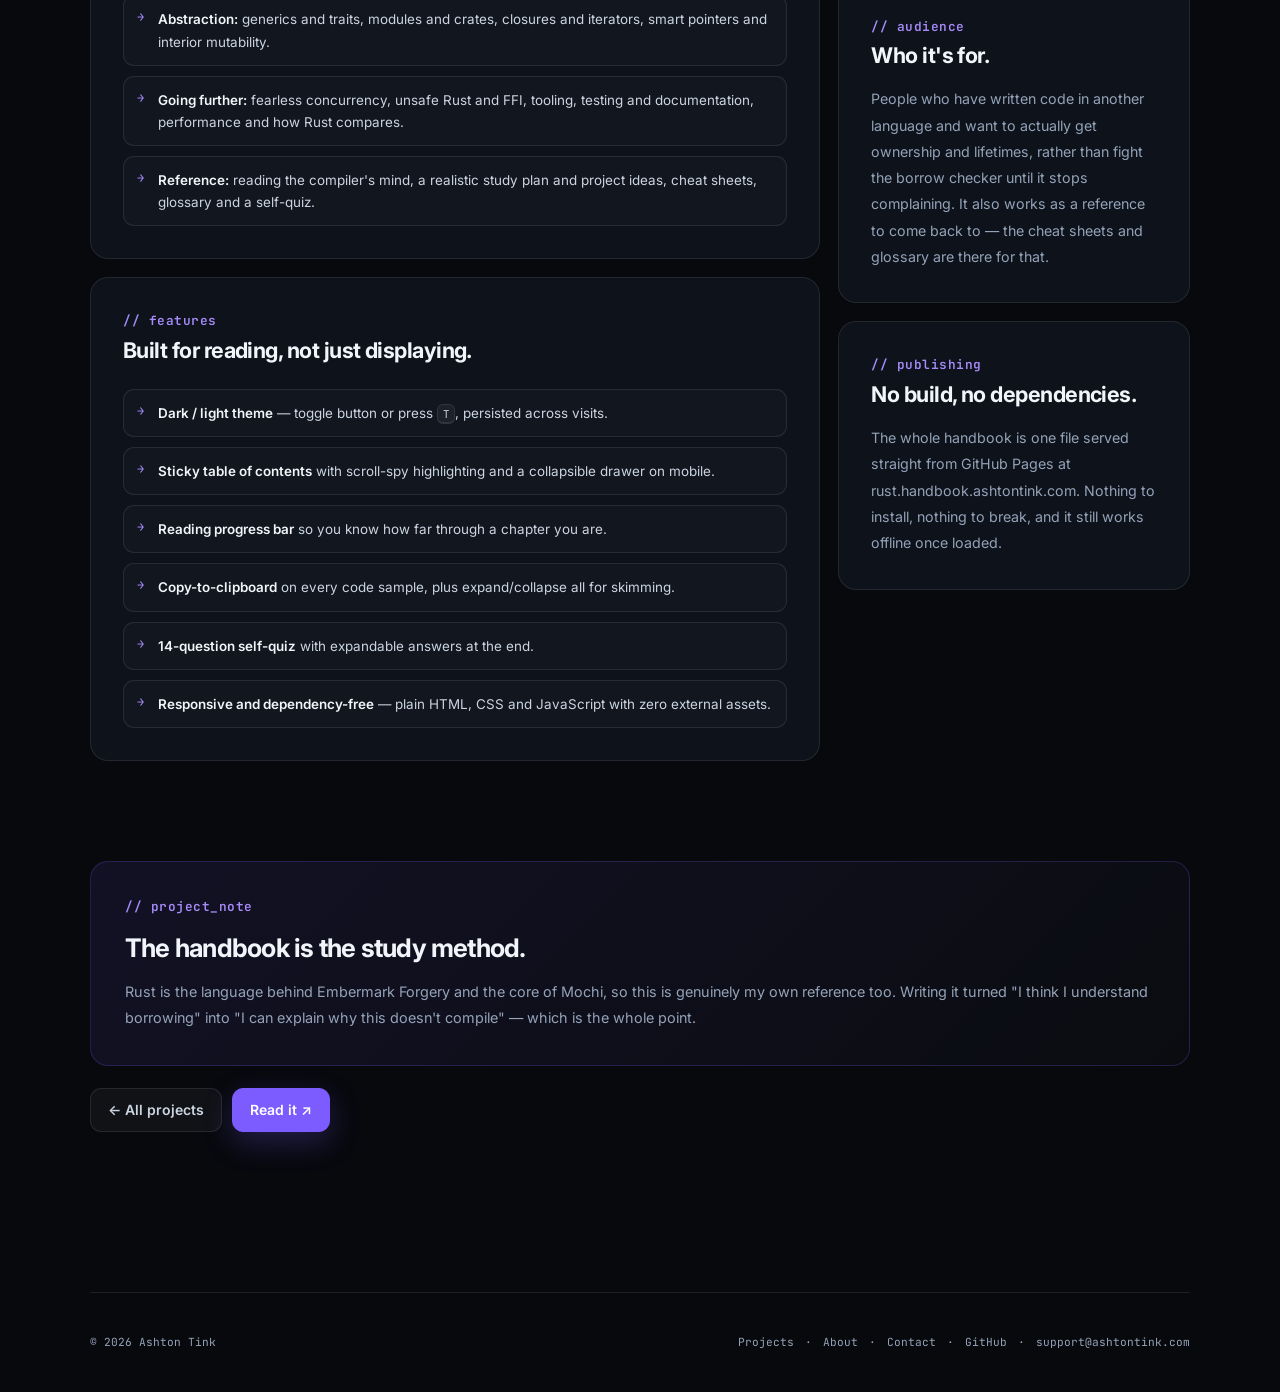
<file: projects/rust-handbook/index.html>
<!DOCTYPE html>
<html lang="en">
<head>
    <meta charset="UTF-8">
    <meta name="viewport" content="width=device-width, initial-scale=1">

    <title>Rust Handbook — Ashton Tink</title>
    <meta
        name="description"
        content="A visual, deep-dive handbook for learning Rust from absolute zero: 21 chapters, 88 annotated examples, 24 reference tables and a self-quiz, in one dependency-free page."
    >

    <link rel="canonical" href="https://www.ashtontink.com/projects/rust-handbook/">

    <meta name="color-scheme" content="dark">
    <meta name="theme-color" content="#07090d">

    <meta property="og:type" content="website">
    <meta property="og:site_name" content="Ashton Tink">
    <meta property="og:title" content="Rust Handbook — Ashton Tink">
    <meta
        property="og:description"
        content="A visual, deep-dive handbook for learning Rust from absolute zero: 21 chapters, 88 annotated examples, 24 reference tables and a self-quiz, in one dependency-free page."
    >
    <meta property="og:url" content="https://www.ashtontink.com/projects/rust-handbook/">
    <meta name="twitter:card" content="summary">

    <link rel="icon" href="/favicon.svg" type="image/svg+xml">

    <link rel="preconnect" href="https://fonts.googleapis.com">
    <link rel="preconnect" href="https://fonts.gstatic.com" crossorigin>
    <link
        href="https://fonts.googleapis.com/css2?family=Inter:wght@400;500;600;700;800&family=JetBrains+Mono:wght@400;500;600&display=swap"
        rel="stylesheet"
    >

    <link rel="stylesheet" href="/css/style.css">
</head>

<body>

<a class="skip-link" href="#main">Skip to content</a>

<nav class="navbar">
    <a class="logo" href="/">ashton<span>.tink</span></a>

    <div class="nav-links">
        <a class="nav-home" href="/">Home</a>
        <a class="active" href="/projects/">Projects</a>
        <a href="/about/">About</a>
        <a href="/contact/">Contact</a>
        <a class="nav-resume" href="https://me.ashtontink.com/" target="_blank" rel="noopener">Résumé&nbsp;↗</a>
    </div>
</nav>

<main id="main" class="container">

    <section class="page-hero">
        <div class="section-label">// project / 05</div>
        <h1><span>Rust Handbook.</span></h1>
        <p>
            <em>Rust from Zero</em> — a visual, deep-dive handbook for
            learning Rust from absolute zero, taking you from installing the
            toolchain all the way through unsafe FFI, with a strong emphasis
            on the concepts that make Rust Rust: ownership, borrowing,
            lifetimes and fearless concurrency.
        </p>

        <div class="tags">
            <span class="tag">Live</span>
            <span class="tag">Rust</span>
            <span class="tag">Documentation</span>
            <span class="tag">21 chapters</span>
            <span class="tag">GPL-3.0</span>
        </div>

        <div class="meta">
            <div class="card"><span>Type</span><strong>Handbook</strong></div>
            <div class="card"><span>Chapters</span><strong>21</strong></div>
            <div class="card"><span>Examples</span><strong>88 annotated</strong></div>
            <div class="card"><span>Self-quiz</span><strong>14 questions</strong></div>
        </div>
    </section>


    <section>
        <div class="banner rust">
            <div class="banner-word">RUST</div>
        </div>

        <div class="grid2">

            <div class="stack">

                <div class="card prose">
                    <div class="section-label">// overview</div>
                    <h2 class="lead">Written to actually understand it.</h2>
                    <p>
                        I wrote this while learning Rust, because reading a
                        chapter and writing down what you understood are two
                        very different things. Everything I had to stop and
                        re-read became a section; everything that confused me
                        the first time got an annotated example.
                    </p>
                    <p>
                        It is a single, self-contained page: no framework, no
                        build step, no external assets. Open it, search it,
                        keep it in a tab.
                    </p>
                </div>

                <div class="card prose">
                    <div class="section-label">// contents</div>
                    <h2>What's inside.</h2>
                    <ul class="list">
                        <li><strong>Foundations:</strong> what Rust is and why it exists, installation and your first program, variables, mutability, types, functions and control flow.</li>
                        <li><strong>The heart of it:</strong> ownership and borrowing, lifetimes, structs, enums, pattern matching, collections and strings, error handling without exceptions.</li>
                        <li><strong>Abstraction:</strong> generics and traits, modules and crates, closures and iterators, smart pointers and interior mutability.</li>
                        <li><strong>Going further:</strong> fearless concurrency, unsafe Rust and FFI, tooling, testing and documentation, performance and how Rust compares.</li>
                        <li><strong>Reference:</strong> reading the compiler's mind, a realistic study plan and project ideas, cheat sheets, glossary and a self-quiz.</li>
                    </ul>
                </div>

                <div class="card prose">
                    <div class="section-label">// features</div>
                    <h2>Built for reading, not just displaying.</h2>
                    <ul class="list">
                        <li><strong>Dark / light theme</strong> — toggle button or press <kbd>T</kbd>, persisted across visits.</li>
                        <li><strong>Sticky table of contents</strong> with scroll-spy highlighting and a collapsible drawer on mobile.</li>
                        <li><strong>Reading progress bar</strong> so you know how far through a chapter you are.</li>
                        <li><strong>Copy-to-clipboard</strong> on every code sample, plus expand/collapse all for skimming.</li>
                        <li><strong>14-question self-quiz</strong> with expandable answers at the end.</li>
                        <li><strong>Responsive and dependency-free</strong> — plain HTML, CSS and JavaScript with zero external assets.</li>
                    </ul>
                </div>

            </div>


            <div class="stack">

                <div class="card prose">
                    <div class="section-label">// technology</div>
                    <ul class="list">
                        <li><strong>Format:</strong> single-page handbook</li>
                        <li><strong>Stack:</strong> plain HTML, CSS &amp; JavaScript</li>
                        <li><strong>Build step:</strong> none</li>
                        <li><strong>Content:</strong> 21 chapters · 88 examples · 24 tables</li>
                        <li><strong>License:</strong> GPL-3.0</li>
                        <li><strong>Published:</strong> GitHub Pages + custom domain</li>
                    </ul>
                    <div class="button-row">
                        <a class="button primary small" href="https://rust.handbook.ashtontink.com/" target="_blank" rel="noopener">
                            Read the handbook ↗
                        </a>
                        <a class="button small" href="https://github.com/T1nkiePlayz/Rust-Handbook" target="_blank" rel="noopener">
                            GitHub ↗
                        </a>
                    </div>
                </div>

                <div class="card prose">
                    <div class="section-label">// audience</div>
                    <h2>Who it's for.</h2>
                    <p>
                        People who have written code in another language and
                        want to actually get ownership and lifetimes, rather
                        than fight the borrow checker until it stops
                        complaining. It also works as a reference to come back
                        to — the cheat sheets and glossary are there for that.
                    </p>
                </div>

                <div class="card prose">
                    <div class="section-label">// publishing</div>
                    <h2>No build, no dependencies.</h2>
                    <p>
                        The whole handbook is one file served straight from
                        GitHub Pages at rust.handbook.ashtontink.com. Nothing
                        to install, nothing to break, and it still works
                        offline once loaded.
                    </p>
                </div>

            </div>

        </div>
    </section>


    <section class="section">
        <div class="callout">
            <div class="section-label">// project_note</div>
            <h2>The handbook is the study method.</h2>
            <p>
                Rust is the language behind Embermark Forgery and the core of
                Mochi, so this is genuinely my own reference too. Writing it
                turned "I think I understand borrowing" into "I can explain
                why this doesn't compile" — which is the whole point.
            </p>
        </div>

        <div class="button-row" style="margin-top: 22px">
            <a class="button" href="/projects/">← All projects</a>
            <a class="button primary" href="https://rust.handbook.ashtontink.com/" target="_blank" rel="noopener">
                Read it ↗
            </a>
        </div>
    </section>

</main>


<footer class="container footer">
    <div>© <span id="year">2026</span> Ashton Tink</div>

    <div class="footer-links">
        <a href="/projects/">Projects</a>
        <span>·</span>
        <a href="/about/">About</a>
        <span>·</span>
        <a href="/contact/">Contact</a>
        <span>·</span>
        <a href="https://github.com/T1nkiePlayz" target="_blank" rel="noopener">GitHub</a>
        <span>·</span>
        <a href="mailto:support@ashtontink.com">support@ashtontink.com</a>
    </div>
</footer>

<script>
    document.getElementById("year").textContent = new Date().getFullYear();
</script>

</body>
</html>
</file>
<file: css/style.css>
/* ==========================================================================
   ashtontink.com — main stylesheet
   --------------------------------------------------------------------------
   One stylesheet for every page on this site. The design language is shared
   with me.ashtontink.com (github.com/T1nkiePlayz/digital_resume):

     · near-black background with a violet + cyan glow and a faint grid
     · Inter for text, JetBrains Mono for labels and code-flavoured UI
     · translucent, blurred cards with a 18px radius
     · a fixed, blurred pill navbar with muted links

   Fonts are loaded with a <link> in each page's <head> — do not add an
   @import here, it would block rendering a second time.
   ========================================================================== */


/* ==========================================================================
   1. DESIGN TOKENS
   ========================================================================== */

:root {
    --bg: #07090d;
    --bg-soft: #0d1118;

    --surface: rgba(17, 23, 34, 0.72);
    --surface-hover: rgba(23, 31, 46, 0.9);

    --border: rgba(255, 255, 255, 0.09);
    --border-hover: rgba(167, 139, 250, 0.35);

    --text: #f1f5f9;
    --text-soft: #cbd5e1;
    --muted: #94a3b8;

    --accent: #7c5cff;
    --accent-light: #a78bfa;
    --accent-soft: rgba(124, 92, 255, 0.12);
    --accent-glow: rgba(124, 92, 255, 0.25);

    --green: #4ade80;
    --amber: #fbbf24;

    --radius-lg: 18px;
    --radius-md: 14px;
    --radius-sm: 11px;

    --max-width: 1100px;
    --nav-height: 48px;

    --mono: "JetBrains Mono", ui-monospace, SFMono-Regular, Menlo, Consolas, monospace;
    --sans: "Inter", system-ui, -apple-system, "Segoe UI", sans-serif;

    --ease: 0.25s ease;
}


/* ==========================================================================
   2. RESET & BASE
   ========================================================================== */

*,
*::before,
*::after {
    box-sizing: border-box;
}

* {
    margin: 0;
    padding: 0;
}

html {
    scroll-behavior: smooth;
    scroll-padding-top: 110px;
    background: var(--bg);
}

body {
    min-width: 320px;
    overflow-x: hidden;

    background: var(--bg);
    color: var(--text);

    font-family: var(--sans);
    font-size: 16px;
    line-height: 1.7;

    -webkit-font-smoothing: antialiased;
    text-rendering: optimizeLegibility;
}

/* Ambient glow */

body::before {
    content: "";
    position: fixed;
    inset: 0;
    z-index: -2;
    pointer-events: none;

    background:
        radial-gradient(
            circle at 15% 20%,
            rgba(124, 92, 255, 0.13),
            transparent 30%
        ),
        radial-gradient(
            circle at 85% 70%,
            rgba(56, 189, 248, 0.08),
            transparent 30%
        );
}

/* Faint background grid */

body::after {
    content: "";
    position: fixed;
    inset: 0;
    z-index: -1;
    pointer-events: none;

    opacity: 0.45;

    background-image:
        linear-gradient(
            rgba(255, 255, 255, 0.025) 1px,
            transparent 1px
        ),
        linear-gradient(
            90deg,
            rgba(255, 255, 255, 0.025) 1px,
            transparent 1px
        );

    background-size: 64px 64px;

    -webkit-mask-image: linear-gradient(to bottom, black, transparent 85%);
    mask-image: linear-gradient(to bottom, black, transparent 85%);
}

::selection {
    color: #fff;
    background: rgba(124, 92, 255, 0.45);
}

img {
    max-width: 100%;
    display: block;
}

a {
    color: inherit;
    text-decoration: none;
}

:focus-visible {
    outline: 2px solid var(--accent-light);
    outline-offset: 3px;
    border-radius: 6px;
}


/* ==========================================================================
   3. ACCESSIBILITY
   ========================================================================== */

.skip-link {
    position: fixed;
    top: -80px;
    left: 50%;
    z-index: 300;

    padding: 11px 18px;

    border-radius: var(--radius-sm);

    background: var(--accent);
    color: #fff;

    font-size: 0.82rem;
    font-weight: 600;

    transform: translateX(-50%);
    transition: top 0.2s ease;
}

.skip-link:focus {
    top: 14px;
}

.visually-hidden {
    position: absolute;
    width: 1px;
    height: 1px;
    overflow: hidden;
    clip: rect(0 0 0 0);
    clip-path: inset(50%);
    white-space: nowrap;
}

@media (prefers-reduced-motion: reduce) {
    html {
        scroll-behavior: auto;
    }

    *,
    *::before,
    *::after {
        animation-duration: 0.01ms !important;
        animation-iteration-count: 1 !important;
        transition-duration: 0.01ms !important;
    }
}


/* ==========================================================================
   4. LAYOUT
   ========================================================================== */

.container {
    width: min(var(--max-width), calc(100% - 40px));
    margin-inline: auto;
}


/* ==========================================================================
   5. NAVBAR
   ========================================================================== */

.navbar {
    position: fixed;
    top: 18px;
    left: 50%;
    z-index: 100;

    width: min(var(--max-width), calc(100% - 30px));

    display: flex;
    align-items: center;
    justify-content: space-between;
    gap: 20px;

    padding: 11px 18px;

    border: 1px solid var(--border);
    border-radius: 16px;

    background: rgba(7, 9, 13, 0.72);

    backdrop-filter: blur(18px);
    -webkit-backdrop-filter: blur(18px);

    transform: translateX(-50%);

    box-shadow: 0 18px 55px rgba(0, 0, 0, 0.28);
}

.logo {
    color: var(--text);
    white-space: nowrap;

    font-family: var(--mono);
    font-size: 0.92rem;
    font-weight: 600;
    letter-spacing: -0.035em;
}

.logo span {
    color: var(--accent-light);
}

.nav-links {
    display: flex;
    align-items: center;
    gap: 20px;
}

.nav-links a {
    color: var(--muted);
    white-space: nowrap;

    font-size: 0.875rem;
    font-weight: 500;

    transition: color 0.2s ease;
}

.nav-links a:hover {
    color: var(--text);
}

.nav-links a.active {
    color: var(--accent-light);
}


/* ==========================================================================
   6. TYPOGRAPHY
   ========================================================================== */

.eyebrow,
.section-label {
    color: var(--accent-light);

    font-family: var(--mono);
    font-size: 0.8rem;
    font-weight: 600;

    letter-spacing: 0.04em;
}

.section-title {
    margin-top: 9px;

    font-size: clamp(1.9rem, 4vw, 2.75rem);
    line-height: 1.1;
    letter-spacing: -0.04em;
}

.muted {
    color: var(--muted);
}

p {
    text-wrap: pretty;
}


/* ==========================================================================
   7. BUTTONS
   ========================================================================== */

.button-row {
    display: flex;
    flex-wrap: wrap;
    gap: 10px;
}

.button {
    min-height: 44px;

    display: inline-flex;
    align-items: center;
    justify-content: center;
    gap: 8px;

    padding: 0 17px;

    border: 1px solid var(--border);
    border-radius: var(--radius-sm);

    background: rgba(255, 255, 255, 0.04);

    color: var(--text-soft);
    font-size: 0.875rem;
    font-weight: 600;
    line-height: 1.2;
    text-align: center;

    transition:
        transform var(--ease),
        background var(--ease),
        border-color var(--ease),
        color var(--ease);
}

.button:hover {
    transform: translateY(-2px);

    color: var(--text);
    border-color: var(--border-hover);
    background: rgba(255, 255, 255, 0.08);
}

.button.primary {
    color: #fff;
    background: var(--accent);
    border-color: var(--accent);

    box-shadow: 0 10px 30px var(--accent-glow);
}

.button.primary:hover {
    background: #8b70ff;
    border-color: #8b70ff;
}

.button.small {
    min-height: 38px;
    padding: 0 14px;
    font-size: 0.78rem;
}

.arrow {
    display: inline-block;
    transition: transform 0.2s ease;
}

a:hover .arrow,
.button:hover .arrow {
    transform: translateX(4px);
}


/* ==========================================================================
   8. CARDS
   ========================================================================== */

.card {
    border: 1px solid var(--border);
    border-radius: var(--radius-lg);

    background: var(--surface);

    backdrop-filter: blur(15px);
    -webkit-backdrop-filter: blur(15px);

    transition:
        transform var(--ease),
        border-color var(--ease),
        background var(--ease);
}

.card:hover {
    transform: translateY(-3px);

    border-color: rgba(167, 139, 250, 0.22);
    background: var(--surface-hover);
}

.card > p {
    color: var(--muted);
    font-size: 0.88rem;
    line-height: 1.8;
}


/* ==========================================================================
   9. SECTIONS
   ========================================================================== */

.section {
    padding: 100px 0;
}

.section-heading {
    margin-bottom: 32px;
}

.section-heading p {
    max-width: 640px;
    margin-top: 14px;

    color: var(--muted);
    font-size: 0.95rem;
}

/* Sub-heading used to separate categories inside one <section> */

.category {
    margin-top: 70px;
    margin-bottom: 30px;
}

/* The first category sits directly under the page hero's padding. */
.page-hero + section .category {
    margin-top: 0;
}


/* ==========================================================================
   10. TAGS, LISTS & CALLOUTS
   ========================================================================== */

.tags {
    display: flex;
    flex-wrap: wrap;
    gap: 7px;
}

.tag {
    display: inline-flex;
    align-items: center;

    padding: 5px 10px;

    border: 1px solid rgba(124, 92, 255, 0.18);
    border-radius: 999px;

    background: rgba(124, 92, 255, 0.08);

    color: #c4b5fd;
    white-space: nowrap;

    font-family: var(--mono);
    font-size: 0.66rem;
}

.list {
    display: grid;
    gap: 10px;

    margin: 0;
    padding: 0;

    list-style: none;
}

.list li {
    position: relative;

    padding: 12px 14px 12px 34px;

    border: 1px solid var(--border);
    border-radius: var(--radius-sm);

    background: rgba(255, 255, 255, 0.02);

    color: var(--text-soft);
    font-size: 0.84rem;
    line-height: 1.65;
}

.list li::before {
    content: "→";
    position: absolute;
    left: 13px;
    top: 12px;

    color: var(--accent-light);
    font-family: var(--mono);
    font-size: 0.75rem;
}

.list strong {
    color: var(--text);
}

.callout {
    padding: 34px;

    border: 1px solid rgba(124, 92, 255, 0.22);
    border-radius: var(--radius-lg);

    background:
        linear-gradient(
            135deg,
            rgba(124, 92, 255, 0.1),
            rgba(255, 255, 255, 0.015)
        );
}

.callout h2 {
    margin: 8px 0 0;
    font-size: clamp(1.3rem, 3vw, 1.6rem);
    letter-spacing: -0.03em;
}

.callout p {
    margin-top: 10px;

    color: var(--muted);
    font-size: 0.9rem;
    line-height: 1.8;
}


/* ==========================================================================
   11. GRIDS
   ========================================================================== */

.grid2 {
    display: grid;
    grid-template-columns: 1.35fr 0.65fr;
    gap: 18px;
}

.grid3 {
    display: grid;
    grid-template-columns: repeat(3, 1fr);
    gap: 18px;
}

.stack {
    display: grid;
    align-content: start;
    gap: 18px;
}


/* ==========================================================================
   12. PAGE HERO
   ========================================================================== */

.page-hero {
    max-width: 900px;
    padding: 165px 0 70px;
}

.page-hero h1 {
    margin: 16px 0 20px;

    font-size: clamp(2.8rem, 7vw, 5.5rem);
    line-height: 0.98;
    letter-spacing: -0.06em;
}

.page-hero h1 span {
    background: linear-gradient(110deg, #fff, var(--accent-light));

    -webkit-background-clip: text;
    background-clip: text;
    color: transparent;
}

.page-hero > p {
    max-width: 720px;

    color: var(--muted);
    font-size: 1rem;
    line-height: 1.85;
}

.page-hero .tags {
    margin-top: 24px;
}

.back-link {
    display: inline-flex;
    align-items: center;
    gap: 7px;
    margin: 10px 0 0;

    color: var(--muted);
    font-family: var(--mono);
    font-size: 0.72rem;
    font-weight: 600;
    text-decoration: none;

    transition: color 0.2s ease;
}

.back-link:hover {
    color: var(--text);
}


/* ==========================================================================
   13. PROSE CARDS
   ========================================================================== */

.prose {
    padding: 32px;
}

.prose h2 {
    margin-bottom: 12px;
    font-size: 1.35rem;
    letter-spacing: -0.025em;
}

.prose h2.lead {
    margin: 10px 0 14px;
    font-size: clamp(1.6rem, 3vw, 2rem);
    letter-spacing: -0.04em;
}

.prose h3 {
    margin: 25px 0 8px;
    font-size: 1rem;
}

.prose p {
    margin-bottom: 14px;
    color: var(--muted);
    font-size: 0.89rem;
    line-height: 1.85;
}

.prose p:last-child {
    margin-bottom: 0;
}

.prose .tags {
    margin: 18px 0 24px;
}

.prose .list,
.prose .button-row {
    margin-top: 20px;
}


/* ==========================================================================
   14. PROJECT BANNERS (decorative art blocks)
   ========================================================================== */

.banner {
    min-height: 340px;

    position: relative;
    overflow: hidden;

    display: flex;
    align-items: flex-end;

    padding: 38px;
    margin-bottom: 22px;

    border: 1px solid var(--border);
    border-radius: var(--radius-lg);

    color: inherit;
}

a.banner {
    transition:
        transform var(--ease),
        border-color var(--ease);
}

a.banner:hover {
    transform: translateY(-3px);
    border-color: var(--border-hover);
}

.banner::before {
    content: "";
    position: absolute;
    inset: 0;

    background:
        linear-gradient(rgba(255, 255, 255, 0.018) 1px, transparent 1px),
        linear-gradient(90deg, rgba(255, 255, 255, 0.018) 1px, transparent 1px);

    background-size: 48px 48px;
}

.banner-word {
    position: relative;
    z-index: 2;

    color: rgba(255, 255, 255, 0.07);
    word-break: break-word;

    font-size: clamp(3.2rem, 9vw, 7rem);
    font-weight: 800;
    line-height: 0.82;
    letter-spacing: -0.09em;
}

.aetheria {
    background:
        radial-gradient(circle at 60% 42%, rgba(124, 92, 255, 0.28), transparent 30%),
        linear-gradient(140deg, #17152a, #090b11);
}

.ember {
    background:
        radial-gradient(circle at 62% 40%, rgba(255, 138, 91, 0.24), transparent 28%),
        radial-gradient(circle at 25% 75%, rgba(124, 92, 255, 0.12), transparent 32%),
        linear-gradient(140deg, #211615, #0b0b10);
}

.mochi {
    background:
        radial-gradient(circle at 62% 38%, rgba(255, 143, 177, 0.26), transparent 28%),
        radial-gradient(circle at 22% 78%, rgba(124, 92, 255, 0.14), transparent 32%),
        linear-gradient(140deg, #231725, #0b0a11);
}

.rust {
    background:
        radial-gradient(circle at 60% 40%, rgba(247, 118, 42, 0.24), transparent 28%),
        radial-gradient(circle at 25% 75%, rgba(124, 92, 255, 0.1), transparent 32%),
        linear-gradient(140deg, #231a13, #0b0b10);
}

.java {
    background:
        radial-gradient(circle at 60% 40%, rgba(83, 130, 161, 0.3), transparent 30%),
        radial-gradient(circle at 25% 75%, rgba(124, 92, 255, 0.1), transparent 32%),
        linear-gradient(140deg, #141d26, #0a0b10);
}

/* Glowing orb used inside Aetheria banners */

.orb {
    position: absolute;
    left: 50%;
    top: 43%;

    width: 170px;
    height: 170px;

    transform: translate(-50%, -50%);

    border: 1px solid rgba(167, 139, 250, 0.34);
    border-radius: 50%;

    background:
        radial-gradient(circle, rgba(167, 139, 250, 0.18), transparent 65%);

    box-shadow: 0 0 100px rgba(124, 92, 255, 0.2);
}

.orb::before {
    content: "";
    position: absolute;
    inset: -38px;

    border: 1px solid rgba(167, 139, 250, 0.13);
    border-radius: 50%;
}


/* ==========================================================================
   15. PROJECT META STRIP
   ========================================================================== */

.meta {
    display: grid;
    grid-template-columns: repeat(4, 1fr);
    gap: 12px;
    margin-top: 26px;
}

.meta .card {
    padding: 18px;
}

.meta .card:hover {
    transform: none;
}

.meta span {
    display: block;
    color: var(--muted);

    font-family: var(--mono);
    font-size: 0.62rem;
    font-weight: 600;
    letter-spacing: 0.06em;
    text-transform: uppercase;
}

.meta strong {
    display: block;
    margin-top: 6px;
    font-size: 0.84rem;
}


/* ==========================================================================
   16. PROJECT CARDS (projects index)
   ========================================================================== */

.project-grid {
    display: grid;
    grid-template-columns: repeat(2, 1fr);
    gap: 18px;
}

.project-card {
    display: flex;
    flex-direction: column;
    gap: 15px;

    padding: 26px;
}

.project-card:hover {
    transform: translateY(-3px);
}

.project-head {
    display: flex;
    align-items: center;
    gap: 14px;
}

.project-icon {
    width: 46px;
    height: 46px;
    flex: 0 0 auto;

    display: grid;
    place-items: center;

    border: 1px solid rgba(124, 92, 255, 0.22);
    border-radius: 13px;

    background: var(--accent-soft);

    font-size: 21px;
}

.project-number {
    color: var(--accent-light);
    font-family: var(--mono);
    font-size: 0.64rem;
    font-weight: 600;
    letter-spacing: 0.06em;
    text-transform: uppercase;
}

.project-card h3 {
    margin-top: 3px;
    font-size: 1.2rem;
    letter-spacing: -0.03em;
}

.project-card p {
    flex: 1;
    color: var(--muted);
    font-size: 0.88rem;
    line-height: 1.8;
}

.project-actions {
    display: flex;
    flex-wrap: wrap;
    gap: 9px;
}


/* ==========================================================================
   17. HOME — HERO
   ========================================================================== */

.hero {
    min-height: 820px;

    display: grid;
    grid-template-columns:
        minmax(0, 0.9fr)
        minmax(340px, 1.1fr);
    align-items: center;
    gap: 70px;

    padding-top: 150px;
    padding-bottom: 60px;
}

.hero-copy {
    max-width: 600px;
}

.status {
    width: fit-content;

    display: inline-flex;
    align-items: center;
    gap: 9px;

    padding: 7px 13px;

    border: 1px solid var(--border);
    border-radius: 999px;

    background: rgba(255, 255, 255, 0.035);

    color: var(--muted);
    font-size: 0.82rem;
}

.status-dot {
    width: 8px;
    height: 8px;
    flex: 0 0 auto;

    border-radius: 50%;

    background: var(--green);
    box-shadow: 0 0 12px var(--green);
}

.hero .eyebrow {
    display: block;
    margin-top: 26px;
}

.hero h1 {
    margin: 22px 0;

    font-size: clamp(3rem, 5vw, 4rem);
    line-height: 0.98;
    letter-spacing: -0.055em;
}

.hero h1 span {
    display: block;

    background: linear-gradient(110deg, #ffffff, var(--accent-light));

    -webkit-background-clip: text;
    background-clip: text;
    color: transparent;
}

.hero-text {
    max-width: 540px;
    margin-bottom: 30px;

    color: var(--text-soft);
    font-size: 1.02rem;
    line-height: 1.8;
}


/* ==========================================================================
   18. HOME — HERO PROJECT CARD
   ========================================================================== */

.hero-visual {
    position: relative;
}

.hero-project {
    position: relative;
    min-height: 500px;

    display: block;
    overflow: hidden;

    padding: 0;

    color: inherit;
    text-decoration: none;

    background:
        radial-gradient(circle at 72% 30%, rgba(124, 92, 255, 0.3), transparent 26%),
        radial-gradient(circle at 30% 75%, rgba(57, 78, 180, 0.2), transparent 30%),
        linear-gradient(145deg, #111322, #090b11 70%);
}

.hero-project::before {
    content: "";
    position: absolute;
    inset: 0;

    background:
        linear-gradient(rgba(255, 255, 255, 0.025) 1px, transparent 1px),
        linear-gradient(90deg, rgba(255, 255, 255, 0.025) 1px, transparent 1px);

    background-size: 42px 42px;
    opacity: 0.65;
}

.hero-project::after {
    content: "MOCHI";

    position: absolute;
    right: -35px;
    bottom: 70px;

    color: rgba(255, 255, 255, 0.03);
    font-family: var(--sans);
    font-size: 5.5rem;
    font-weight: 800;
    letter-spacing: -0.08em;

    transform: rotate(-90deg);
    pointer-events: none;
}

.hero-art {
    position: absolute;
    inset: 0;
    display: grid;
    place-items: center;
}

.hero-orb {
    position: relative;

    width: 190px;
    height: 190px;

    border: 1px solid rgba(167, 139, 250, 0.35);
    border-radius: 50%;

    background:
        radial-gradient(circle at 35% 30%, rgba(255, 255, 255, 0.5), transparent 7%),
        radial-gradient(circle at 50% 45%, rgba(167, 139, 250, 0.32), transparent 45%),
        rgba(124, 92, 255, 0.08);

    box-shadow:
        0 0 80px rgba(124, 92, 255, 0.25),
        inset 0 0 60px rgba(124, 92, 255, 0.12);

    transform: translateY(-25px);
}

.hero-orb::before,
.hero-orb::after {
    content: "";
    position: absolute;
    border: 1px solid rgba(167, 139, 250, 0.18);
    border-radius: 50%;
}

.hero-orb::before {
    inset: -35px;
}

.hero-orb::after {
    inset: -70px;
    border-style: dashed;
    opacity: 0.6;
}

.hero-project-info {
    position: absolute;
    right: 24px;
    bottom: 24px;
    left: 24px;
    z-index: 2;

    display: flex;
    align-items: flex-end;
    justify-content: space-between;
    gap: 20px;
}

.hero-project-info small {
    color: var(--accent-light);
    font-family: var(--mono);
    font-size: 0.65rem;
    font-weight: 600;
    letter-spacing: 0.08em;
    text-transform: uppercase;
}

.hero-project-info h2 {
    margin-top: 6px;
    font-size: 1.6rem;
    letter-spacing: -0.04em;
}

.hero-project-info p {
    margin-top: 4px;
    color: var(--muted);
    font-size: 0.8rem;
}

.hero-project-arrow {
    width: 44px;
    height: 44px;
    flex: 0 0 auto;

    display: grid;
    place-items: center;

    border: 1px solid var(--border);
    border-radius: 50%;

    background: rgba(0, 0, 0, 0.3);
    backdrop-filter: blur(8px);
    -webkit-backdrop-filter: blur(8px);

    font-size: 1rem;
}


/* ==========================================================================
   19. HOME — FEATURED PROJECT
   ========================================================================== */

.featured {
    display: grid;
    grid-template-columns: 1.05fr 0.95fr;
    overflow: hidden;

    color: inherit;
    text-decoration: none;
}

.featured-art {
    position: relative;
    min-height: 420px;

    display: flex;
    align-items: flex-end;

    padding: 30px;
    overflow: hidden;

    background:
        radial-gradient(circle at 50% 45%, rgba(124, 92, 255, 0.24), transparent 32%),
        linear-gradient(135deg, #17152a, #0a0c12);
}

.featured-art::before {
    content: "";
    position: absolute;
    inset: 0;

    background:
        linear-gradient(rgba(255, 255, 255, 0.025) 1px, transparent 1px),
        linear-gradient(90deg, rgba(255, 255, 255, 0.025) 1px, transparent 1px);

    background-size: 52px 52px;
}

.featured-art-label {
    position: relative;
    z-index: 1;

    color: rgba(255, 255, 255, 0.07);

    font-size: clamp(3.5rem, 7vw, 6.5rem);
    font-weight: 800;
    line-height: 0.8;
    letter-spacing: -0.09em;
}

.featured-copy {
    display: flex;
    flex-direction: column;
    justify-content: center;

    padding: 44px;
}

.featured-copy h3 {
    margin: 10px 0 15px;
    font-size: clamp(1.9rem, 4vw, 2.9rem);
    letter-spacing: -0.05em;
}

.featured-copy > p {
    margin-bottom: 25px;
    color: var(--muted);
    font-size: 0.94rem;
    line-height: 1.8;
}

.feature-list {
    display: grid;
    grid-template-columns: 1fr 1fr;
    gap: 10px;
    margin-bottom: 28px;
    padding: 0;
    list-style: none;
}

.feature-list li {
    padding: 11px 12px;

    border: 1px solid var(--border);
    border-radius: 10px;

    background: rgba(255, 255, 255, 0.02);

    color: var(--text-soft);
    font-family: var(--mono);
    font-size: 0.68rem;
}

.featured-copy .button {
    width: fit-content;
}


/* ==========================================================================
   20. HOME — SMALL PROJECT CARDS
   ========================================================================== */

.small-projects {
    display: grid;
    grid-template-columns: repeat(2, 1fr);
    gap: 18px;
}

.small-project {
    min-height: 250px;

    display: flex;
    flex-direction: column;
    justify-content: space-between;
    gap: 20px;

    padding: 26px;

    color: inherit;
    text-decoration: none;
}

.small-project-number {
    color: var(--accent-light);
    font-family: var(--mono);
    font-size: 0.65rem;
    font-weight: 600;
    letter-spacing: 0.06em;
}

.small-project h3 {
    margin: 15px 0 7px;
    font-size: 1.3rem;
    letter-spacing: -0.035em;
}

.small-project p {
    color: var(--muted);
    font-size: 0.85rem;
    line-height: 1.75;
}

.small-project-link {
    display: flex;
    align-items: center;
    justify-content: space-between;
    gap: 10px;

    color: var(--accent-light);
    font-family: var(--mono);
    font-size: 0.68rem;
    font-weight: 600;
}


/* ==========================================================================
   21. HOME — LATEST
   ========================================================================== */

.latest-list {
    display: grid;
    gap: 1px;

    overflow: hidden;

    border: 1px solid var(--border);
    border-radius: var(--radius-lg);

    background: var(--border);
}

.latest-item {
    display: grid;
    grid-template-columns: 110px 1fr auto;
    align-items: center;
    gap: 25px;

    padding: 21px 24px;

    background: var(--surface);
    color: inherit;

    transition: background var(--ease);
}

a.latest-item:hover {
    background: var(--surface-hover);
}

.latest-date {
    color: var(--accent-light);
    font-family: var(--mono);
    font-size: 0.65rem;
    font-weight: 600;
    letter-spacing: 0.05em;
    text-transform: uppercase;
}

.latest-item strong {
    display: block;
    margin-bottom: 3px;
    font-size: 0.9rem;
}

.latest-item p {
    color: var(--muted);
    font-size: 0.8rem;
    line-height: 1.65;
}

.latest-arrow {
    color: var(--muted);
    font-size: 1rem;
}


/* ==========================================================================
   22. CONTACT PAGE
   ========================================================================== */

.contact-grid {
    display: grid;
    grid-template-columns: 1.1fr 0.9fr;
    gap: 18px;
}

.contact-card {
    padding: 32px;
}

.contact-card h2 {
    margin: 10px 0 8px;
    font-size: 1.7rem;
    letter-spacing: -0.03em;
}

.method {
    padding: 17px 0;
    border-bottom: 1px solid var(--border);
}

.method:last-child {
    border-bottom: 0;
}

.method small {
    display: block;
    margin-bottom: 2px;

    color: var(--muted);
    font-family: var(--mono);
    font-size: 0.62rem;
    font-weight: 600;
    letter-spacing: 0.06em;
    text-transform: uppercase;
}

.method a {
    font-size: 0.88rem;
    text-decoration: none;
    transition: color 0.2s ease;
}

.method a:hover {
    color: var(--accent-light);
}


/* ==========================================================================
   23. FOOTER
   ========================================================================== */

.footer {
    min-height: 100px;

    display: flex;
    align-items: center;
    justify-content: space-between;
    flex-wrap: wrap;
    gap: 14px 20px;

    padding: 28px 0;
    margin-top: 60px;

    border-top: 1px solid var(--border);

    color: var(--muted);
    font-family: var(--mono);
    font-size: 0.7rem;
}

.footer-links {
    display: flex;
    align-items: center;
    flex-wrap: wrap;
    gap: 11px;
}

.footer a {
    color: var(--muted);
    transition: color 0.2s ease;
}

.footer a:hover {
    color: var(--text);
}


/* ==========================================================================
   24. 404
   ========================================================================== */

.error-hero {
    min-height: 70vh;
    display: flex;
    flex-direction: column;
    justify-content: center;

    padding: 165px 0 90px;
}

.error-code {
    color: var(--accent-light);
    font-family: var(--mono);
    font-size: 0.9rem;
    letter-spacing: 0.1em;
}

.error-hero h1 {
    margin: 16px 0 18px;
    font-size: clamp(2.6rem, 7vw, 5rem);
    line-height: 1;
    letter-spacing: -0.055em;
}

.error-hero p {
    max-width: 620px;
    margin-bottom: 28px;
    color: var(--muted);
}


/* ==========================================================================
   25. RESPONSIVE
   ========================================================================== */

@media (max-width: 960px) {
    .hero {
        grid-template-columns: 1fr;
        gap: 45px;
        min-height: auto;
        padding-top: 150px;
        padding-bottom: 40px;
    }

    .hero-visual {
        max-width: 650px;
    }

    .featured {
        grid-template-columns: 1fr;
    }

    .featured-art {
        min-height: 300px;
    }

    .grid2,
    .contact-grid {
        grid-template-columns: 1fr;
    }

    .grid3 {
        grid-template-columns: repeat(2, 1fr);
    }
}

@media (max-width: 800px) {
    .section {
        padding: 75px 0;
    }

    .project-grid,
    .small-projects {
        grid-template-columns: 1fr;
    }

    .meta {
        grid-template-columns: repeat(2, 1fr);
    }

    .nav-links {
        gap: 14px;
    }

    .nav-links a {
        font-size: 0.82rem;
    }

    .page-hero {
        padding-top: 150px;
    }
}

@media (max-width: 640px) {
    .container {
        width: calc(100% - 28px);
    }

    .navbar {
        top: 12px;
        width: calc(100% - 20px);
        padding: 10px 14px;
    }

    .grid3 {
        grid-template-columns: 1fr;
    }

    .hero h1 {
        font-size: clamp(2.6rem, 12vw, 4rem);
    }

    .hero-project {
        min-height: 400px;
    }

    .hero-project::after {
        font-size: 4.2rem;
    }

    .featured-copy,
    .prose,
    .contact-card,
    .callout,
    .project-card {
        padding: 24px;
    }

    .banner {
        min-height: 260px;
        padding: 25px;
    }

    .feature-list {
        grid-template-columns: 1fr;
    }

    .latest-item {
        grid-template-columns: 1fr auto;
        gap: 6px 15px;
        padding: 18px 20px;
    }

    .latest-date {
        grid-column: 1;
        grid-row: 1;
    }

    .latest-arrow {
        grid-column: 2;
        grid-row: 1 / span 2;
        align-self: center;
    }

    .latest-item strong,
    .latest-item p {
        grid-column: 1;
    }

    .footer {
        align-items: flex-start;
        flex-direction: column;
    }
}

/* ==========================================================================
   26. INLINE & SKILL ELEMENTS
   ========================================================================== */

code {
    padding: 0.1em 0.4em;

    border: 1px solid var(--border);
    border-radius: 6px;

    background: rgba(255, 255, 255, 0.04);

    color: var(--accent-light);
    font-family: var(--mono);
    font-size: 0.85em;
}

kbd {
    padding: 0.15em 0.45em;

    border: 1px solid var(--border);
    border-bottom-width: 2px;
    border-radius: 6px;

    background: rgba(255, 255, 255, 0.05);

    color: var(--text-soft);
    font-family: var(--mono);
    font-size: 0.8em;
}

em {
    color: var(--text-soft);
}

strong {
    color: var(--text);
    font-weight: 600;
}

.skill-list {
    display: flex;
    flex-wrap: wrap;
    gap: 8px;
    margin-top: 16px;
}

.skill {
    padding: 8px 11px;

    border: 1px solid var(--border);
    border-radius: 9px;

    background: rgba(255, 255, 255, 0.04);

    color: var(--text-soft);

    font-family: var(--mono);
    font-size: 0.75rem;
}


/* ==========================================================================
   27. RESPONSIVE
   ========================================================================== */

@media (max-width: 560px) {
    /* The logo already links home, and the résumé lives on the About page. */
    .nav-home,
    .nav-resume {
        display: none;
    }

    .button {
        width: 100%;
    }

    .button-row,
    .project-actions {
        flex-direction: column;
    }

    .meta {
        grid-template-columns: 1fr 1fr;
    }
}
</file>
